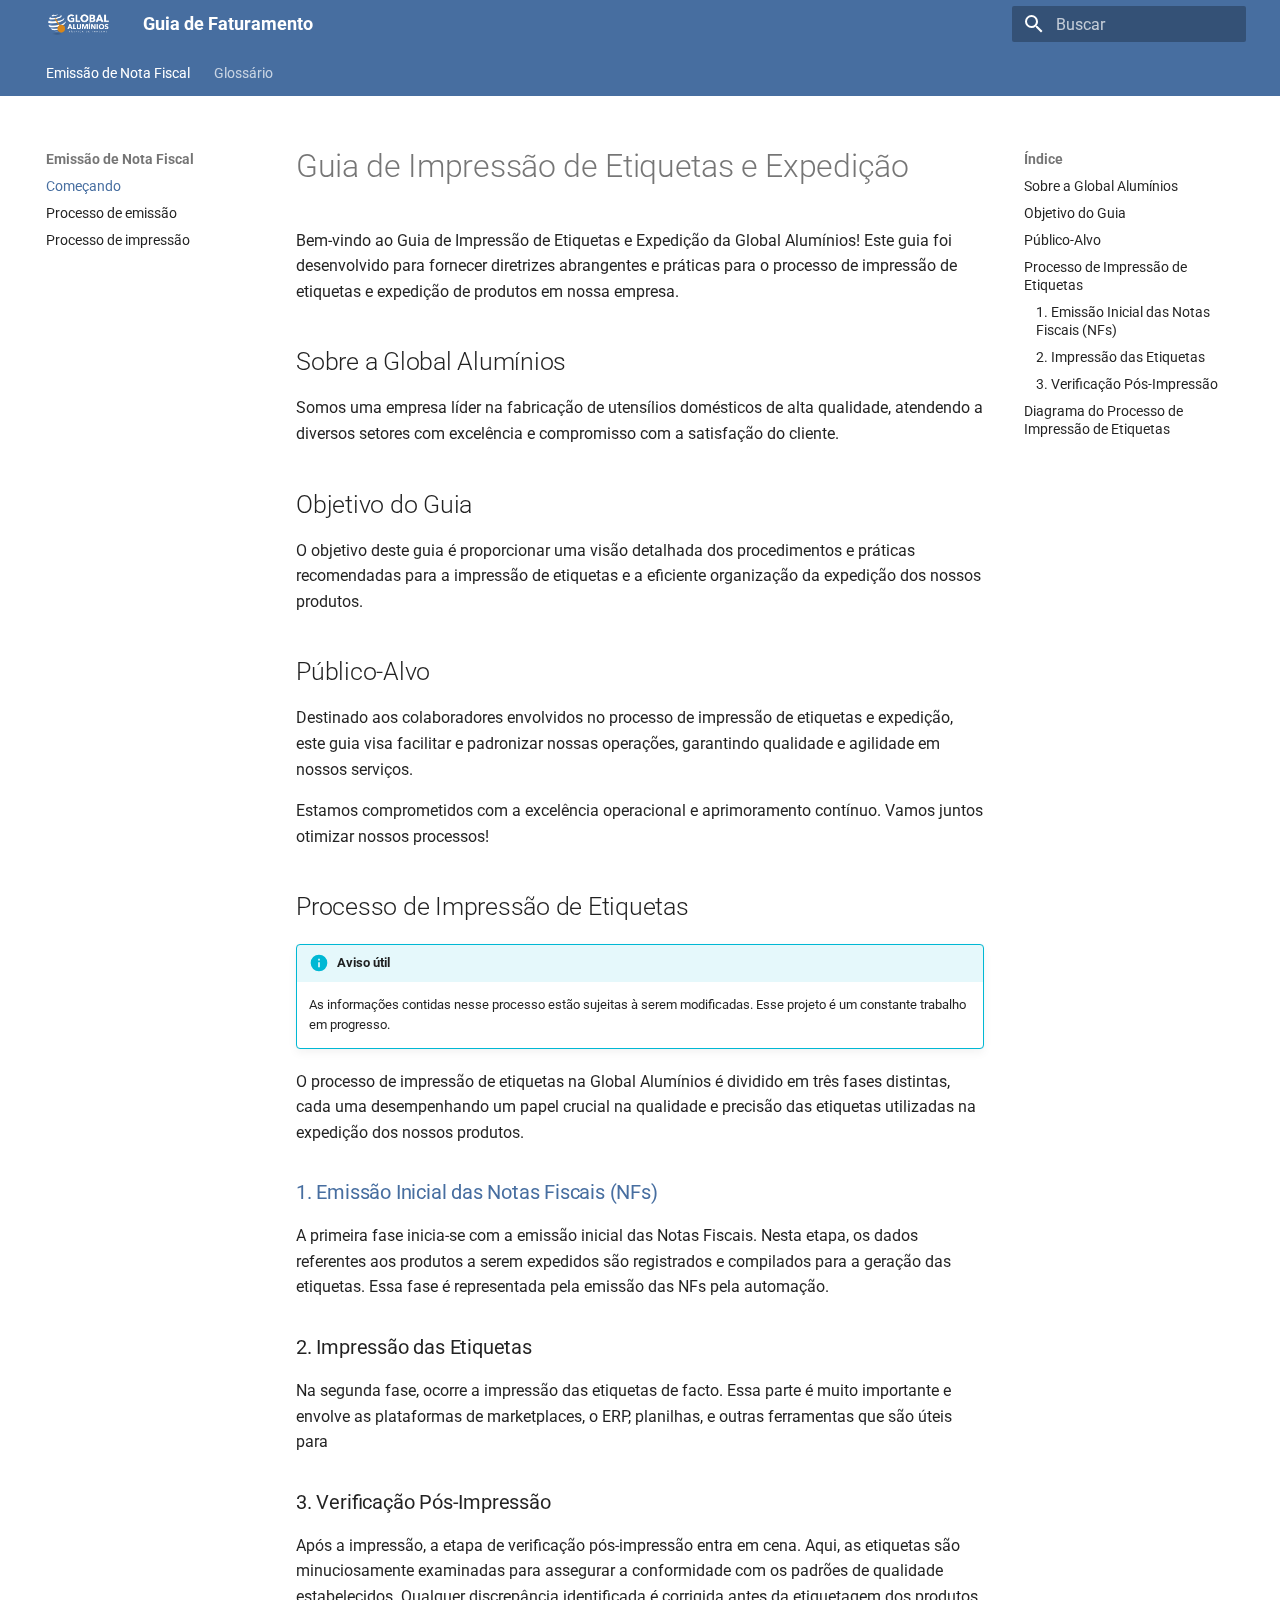
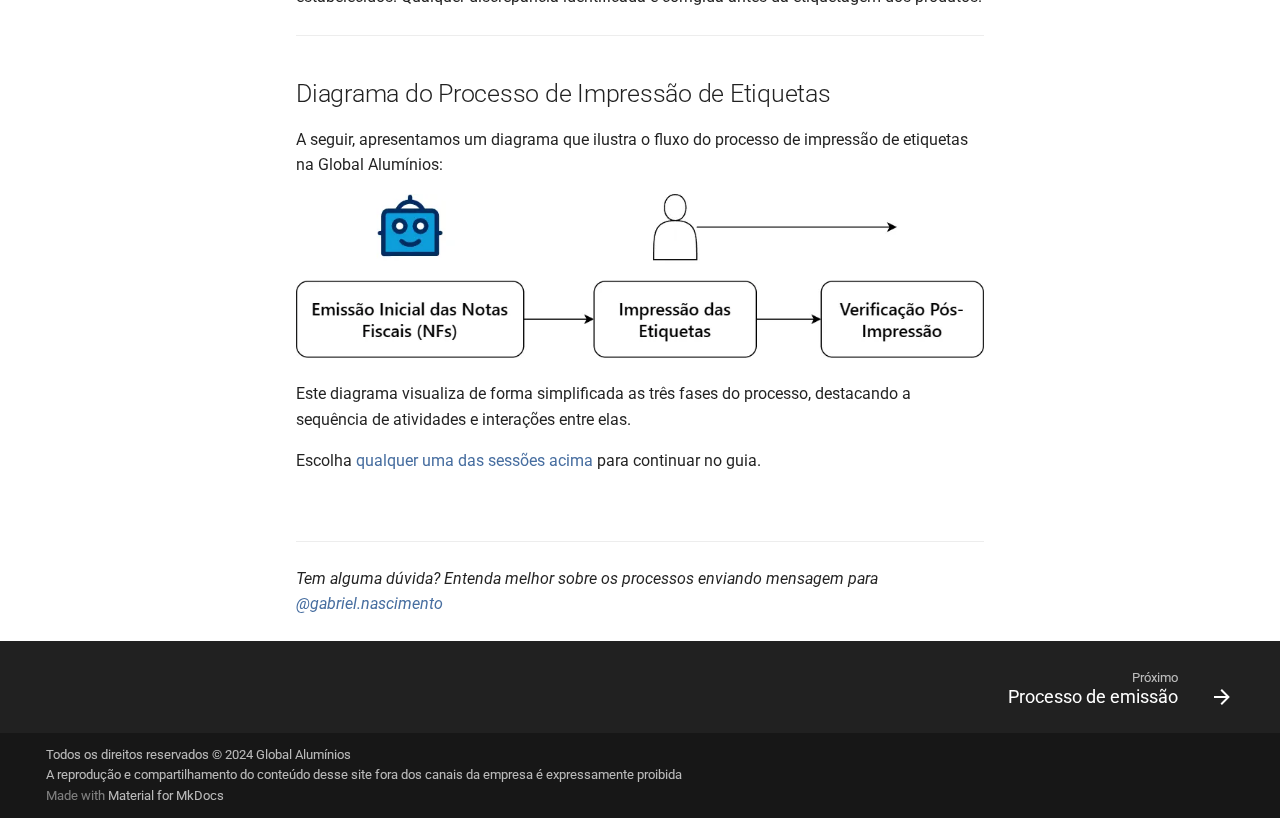
<file: site/index.html>
<!doctype html>
<html lang="pt" class="no-js">
  <head>
    
      <meta charset="utf-8">
      <meta name="viewport" content="width=device-width,initial-scale=1">
      
      
      
      
      
        <link rel="next" href="emissao/">
      
      
      <link rel="icon" href="assets/images/favicon.png">
      <meta name="generator" content="mkdocs-1.5.3, mkdocs-material-9.5.3">
    
    
      
        <title>Começando - Guia de Faturamento</title>
      
    
    
      <link rel="stylesheet" href="assets/stylesheets/main.50c56a3b.min.css">
      
      


    
    
      
    
    
      
        
        
        <link rel="preconnect" href="https://fonts.gstatic.com" crossorigin>
        <link rel="stylesheet" href="https://fonts.googleapis.com/css?family=Roboto:300,300i,400,400i,700,700i%7CRoboto+Mono:400,400i,700,700i&display=fallback">
        <style>:root{--md-text-font:"Roboto";--md-code-font:"Roboto Mono"}</style>
      
    
    
      <link rel="stylesheet" href="stylesheets/extra.css">
    
    <script>__md_scope=new URL(".",location),__md_hash=e=>[...e].reduce((e,_)=>(e<<5)-e+_.charCodeAt(0),0),__md_get=(e,_=localStorage,t=__md_scope)=>JSON.parse(_.getItem(t.pathname+"."+e)),__md_set=(e,_,t=localStorage,a=__md_scope)=>{try{t.setItem(a.pathname+"."+e,JSON.stringify(_))}catch(e){}}</script>
    
      

    
    
    
  </head>
  
  
    <body dir="ltr">
  
    
    <input class="md-toggle" data-md-toggle="drawer" type="checkbox" id="__drawer" autocomplete="off">
    <input class="md-toggle" data-md-toggle="search" type="checkbox" id="__search" autocomplete="off">
    <label class="md-overlay" for="__drawer"></label>
    <div data-md-component="skip">
      
        
        <a href="#guia-de-impressao-de-etiquetas-e-expedicao" class="md-skip">
          Pular para conteúdo
        </a>
      
    </div>
    <div data-md-component="announce">
      
    </div>
    
    
      

<header class="md-header" data-md-component="header">
  <nav class="md-header__inner md-grid" aria-label="Cabeçalho">
    <a href="." title="Guia de Faturamento" class="md-header__button md-logo" aria-label="Guia de Faturamento" data-md-component="logo">
      
  <img src="assets/logo-branca.png" alt="logo">

    </a>
    <label class="md-header__button md-icon" for="__drawer">
      
      <svg xmlns="http://www.w3.org/2000/svg" viewBox="0 0 24 24"><path d="M3 6h18v2H3V6m0 5h18v2H3v-2m0 5h18v2H3v-2Z"/></svg>
    </label>
    <div class="md-header__title" data-md-component="header-title">
      <div class="md-header__ellipsis">
        <div class="md-header__topic">
          <span class="md-ellipsis">
            Guia de Faturamento
          </span>
        </div>
        <div class="md-header__topic" data-md-component="header-topic">
          <span class="md-ellipsis">
            
              Começando
            
          </span>
        </div>
      </div>
    </div>
    
    
      <script>var media,input,key,value,palette=__md_get("__palette");if(palette&&palette.color){"(prefers-color-scheme)"===palette.color.media&&(media=matchMedia("(prefers-color-scheme: light)"),input=document.querySelector(media.matches?"[data-md-color-media='(prefers-color-scheme: light)']":"[data-md-color-media='(prefers-color-scheme: dark)']"),palette.color.media=input.getAttribute("data-md-color-media"),palette.color.scheme=input.getAttribute("data-md-color-scheme"),palette.color.primary=input.getAttribute("data-md-color-primary"),palette.color.accent=input.getAttribute("data-md-color-accent"));for([key,value]of Object.entries(palette.color))document.body.setAttribute("data-md-color-"+key,value)}</script>
    
    
    
      <label class="md-header__button md-icon" for="__search">
        
        <svg xmlns="http://www.w3.org/2000/svg" viewBox="0 0 24 24"><path d="M9.5 3A6.5 6.5 0 0 1 16 9.5c0 1.61-.59 3.09-1.56 4.23l.27.27h.79l5 5-1.5 1.5-5-5v-.79l-.27-.27A6.516 6.516 0 0 1 9.5 16 6.5 6.5 0 0 1 3 9.5 6.5 6.5 0 0 1 9.5 3m0 2C7 5 5 7 5 9.5S7 14 9.5 14 14 12 14 9.5 12 5 9.5 5Z"/></svg>
      </label>
      <div class="md-search" data-md-component="search" role="dialog">
  <label class="md-search__overlay" for="__search"></label>
  <div class="md-search__inner" role="search">
    <form class="md-search__form" name="search">
      <input type="text" class="md-search__input" name="query" aria-label="Buscar" placeholder="Buscar" autocapitalize="off" autocorrect="off" autocomplete="off" spellcheck="false" data-md-component="search-query" required>
      <label class="md-search__icon md-icon" for="__search">
        
        <svg xmlns="http://www.w3.org/2000/svg" viewBox="0 0 24 24"><path d="M9.5 3A6.5 6.5 0 0 1 16 9.5c0 1.61-.59 3.09-1.56 4.23l.27.27h.79l5 5-1.5 1.5-5-5v-.79l-.27-.27A6.516 6.516 0 0 1 9.5 16 6.5 6.5 0 0 1 3 9.5 6.5 6.5 0 0 1 9.5 3m0 2C7 5 5 7 5 9.5S7 14 9.5 14 14 12 14 9.5 12 5 9.5 5Z"/></svg>
        
        <svg xmlns="http://www.w3.org/2000/svg" viewBox="0 0 24 24"><path d="M20 11v2H8l5.5 5.5-1.42 1.42L4.16 12l7.92-7.92L13.5 5.5 8 11h12Z"/></svg>
      </label>
      <nav class="md-search__options" aria-label="Pesquisar">
        
        <button type="reset" class="md-search__icon md-icon" title="Limpar" aria-label="Limpar" tabindex="-1">
          
          <svg xmlns="http://www.w3.org/2000/svg" viewBox="0 0 24 24"><path d="M19 6.41 17.59 5 12 10.59 6.41 5 5 6.41 10.59 12 5 17.59 6.41 19 12 13.41 17.59 19 19 17.59 13.41 12 19 6.41Z"/></svg>
        </button>
      </nav>
      
        <div class="md-search__suggest" data-md-component="search-suggest"></div>
      
    </form>
    <div class="md-search__output">
      <div class="md-search__scrollwrap" data-md-scrollfix>
        <div class="md-search-result" data-md-component="search-result">
          <div class="md-search-result__meta">
            Inicializando busca
          </div>
          <ol class="md-search-result__list" role="presentation"></ol>
        </div>
      </div>
    </div>
  </div>
</div>
    
    
  </nav>
  
</header>
    
    <div class="md-container" data-md-component="container">
      
      
        
          
            
<nav class="md-tabs" aria-label="Abas" data-md-component="tabs">
  <div class="md-grid">
    <ul class="md-tabs__list">
      
        
  
  
    
  
  
    
    
      <li class="md-tabs__item md-tabs__item--active">
        <a href="." class="md-tabs__link">
          
  
  Emissão de Nota Fiscal

        </a>
      </li>
    
  

      
        
  
  
  
    
    
      <li class="md-tabs__item">
        <a href="glossario/o-que-e-canal-de-origem/" class="md-tabs__link">
          
  
  Glossário

        </a>
      </li>
    
  

      
    </ul>
  </div>
</nav>
          
        
      
      <main class="md-main" data-md-component="main">
        <div class="md-main__inner md-grid">
          
            
              
              <div class="md-sidebar md-sidebar--primary" data-md-component="sidebar" data-md-type="navigation" >
                <div class="md-sidebar__scrollwrap">
                  <div class="md-sidebar__inner">
                    


  


<nav class="md-nav md-nav--primary md-nav--lifted" aria-label="Navegação" data-md-level="0">
  <label class="md-nav__title" for="__drawer">
    <a href="." title="Guia de Faturamento" class="md-nav__button md-logo" aria-label="Guia de Faturamento" data-md-component="logo">
      
  <img src="assets/logo-branca.png" alt="logo">

    </a>
    Guia de Faturamento
  </label>
  
  <ul class="md-nav__list" data-md-scrollfix>
    
      
      
  
  
    
  
  
  
    
    
    
    
    
      
      
    
    <li class="md-nav__item md-nav__item--active md-nav__item--section md-nav__item--nested">
      
        
        
        
        <input class="md-nav__toggle md-toggle " type="checkbox" id="__nav_1" checked>
        
          
          <label class="md-nav__link" for="__nav_1" id="__nav_1_label" tabindex="">
            
  
  <span class="md-ellipsis">
    Emissão de Nota Fiscal
  </span>
  

            <span class="md-nav__icon md-icon"></span>
          </label>
        
        <nav class="md-nav" data-md-level="1" aria-labelledby="__nav_1_label" aria-expanded="true">
          <label class="md-nav__title" for="__nav_1">
            <span class="md-nav__icon md-icon"></span>
            Emissão de Nota Fiscal
          </label>
          <ul class="md-nav__list" data-md-scrollfix>
            
              
                
  
  
    
  
  
  
    <li class="md-nav__item md-nav__item--active">
      
      <input class="md-nav__toggle md-toggle" type="checkbox" id="__toc">
      
      
        
      
      
        <label class="md-nav__link md-nav__link--active" for="__toc">
          
  
  <span class="md-ellipsis">
    Começando
  </span>
  

          <span class="md-nav__icon md-icon"></span>
        </label>
      
      <a href="." class="md-nav__link md-nav__link--active">
        
  
  <span class="md-ellipsis">
    Começando
  </span>
  

      </a>
      
        

<nav class="md-nav md-nav--secondary" aria-label="Índice">
  
  
  
    
  
  
    <label class="md-nav__title" for="__toc">
      <span class="md-nav__icon md-icon"></span>
      Índice
    </label>
    <ul class="md-nav__list" data-md-component="toc" data-md-scrollfix>
      
        <li class="md-nav__item">
  <a href="#sobre-a-global-aluminios" class="md-nav__link">
    <span class="md-ellipsis">
      Sobre a Global Alumínios
    </span>
  </a>
  
</li>
      
        <li class="md-nav__item">
  <a href="#objetivo-do-guia" class="md-nav__link">
    <span class="md-ellipsis">
      Objetivo do Guia
    </span>
  </a>
  
</li>
      
        <li class="md-nav__item">
  <a href="#publico-alvo" class="md-nav__link">
    <span class="md-ellipsis">
      Público-Alvo
    </span>
  </a>
  
</li>
      
        <li class="md-nav__item">
  <a href="#processo-de-impressao-de-etiquetas" class="md-nav__link">
    <span class="md-ellipsis">
      Processo de Impressão de Etiquetas
    </span>
  </a>
  
    <nav class="md-nav" aria-label="Processo de Impressão de Etiquetas">
      <ul class="md-nav__list">
        
          <li class="md-nav__item">
  <a href="#1-emissao-inicial-das-notas-fiscais-nfs" class="md-nav__link">
    <span class="md-ellipsis">
      1. Emissão Inicial das Notas Fiscais (NFs)
    </span>
  </a>
  
</li>
        
          <li class="md-nav__item">
  <a href="#2-impressao-das-etiquetas" class="md-nav__link">
    <span class="md-ellipsis">
      2. Impressão das Etiquetas
    </span>
  </a>
  
</li>
        
          <li class="md-nav__item">
  <a href="#3-verificacao-pos-impressao" class="md-nav__link">
    <span class="md-ellipsis">
      3. Verificação Pós-Impressão
    </span>
  </a>
  
</li>
        
      </ul>
    </nav>
  
</li>
      
        <li class="md-nav__item">
  <a href="#diagrama-do-processo-de-impressao-de-etiquetas" class="md-nav__link">
    <span class="md-ellipsis">
      Diagrama do Processo de Impressão de Etiquetas
    </span>
  </a>
  
</li>
      
    </ul>
  
</nav>
      
    </li>
  

              
            
              
                
  
  
  
  
    <li class="md-nav__item">
      <a href="emissao/" class="md-nav__link">
        
  
  <span class="md-ellipsis">
    Processo de emissão
  </span>
  

      </a>
    </li>
  

              
            
              
                
  
  
  
  
    <li class="md-nav__item">
      <a href="impressao/" class="md-nav__link">
        
  
  <span class="md-ellipsis">
    Processo de impressão
  </span>
  

      </a>
    </li>
  

              
            
          </ul>
        </nav>
      
    </li>
  

    
      
      
  
  
  
  
    
    
    
    
    
      
      
    
    <li class="md-nav__item md-nav__item--section md-nav__item--nested">
      
        
        
        
        <input class="md-nav__toggle md-toggle " type="checkbox" id="__nav_2" >
        
          
          <label class="md-nav__link" for="__nav_2" id="__nav_2_label" tabindex="">
            
  
  <span class="md-ellipsis">
    Glossário
  </span>
  

            <span class="md-nav__icon md-icon"></span>
          </label>
        
        <nav class="md-nav" data-md-level="1" aria-labelledby="__nav_2_label" aria-expanded="false">
          <label class="md-nav__title" for="__nav_2">
            <span class="md-nav__icon md-icon"></span>
            Glossário
          </label>
          <ul class="md-nav__list" data-md-scrollfix>
            
              
                
  
  
  
  
    <li class="md-nav__item">
      <a href="glossario/o-que-e-canal-de-origem/" class="md-nav__link">
        
  
  <span class="md-ellipsis">
    O que é canal de origem?
  </span>
  

      </a>
    </li>
  

              
            
          </ul>
        </nav>
      
    </li>
  

    
  </ul>
</nav>
                  </div>
                </div>
              </div>
            
            
              
              <div class="md-sidebar md-sidebar--secondary" data-md-component="sidebar" data-md-type="toc" >
                <div class="md-sidebar__scrollwrap">
                  <div class="md-sidebar__inner">
                    

<nav class="md-nav md-nav--secondary" aria-label="Índice">
  
  
  
    
  
  
    <label class="md-nav__title" for="__toc">
      <span class="md-nav__icon md-icon"></span>
      Índice
    </label>
    <ul class="md-nav__list" data-md-component="toc" data-md-scrollfix>
      
        <li class="md-nav__item">
  <a href="#sobre-a-global-aluminios" class="md-nav__link">
    <span class="md-ellipsis">
      Sobre a Global Alumínios
    </span>
  </a>
  
</li>
      
        <li class="md-nav__item">
  <a href="#objetivo-do-guia" class="md-nav__link">
    <span class="md-ellipsis">
      Objetivo do Guia
    </span>
  </a>
  
</li>
      
        <li class="md-nav__item">
  <a href="#publico-alvo" class="md-nav__link">
    <span class="md-ellipsis">
      Público-Alvo
    </span>
  </a>
  
</li>
      
        <li class="md-nav__item">
  <a href="#processo-de-impressao-de-etiquetas" class="md-nav__link">
    <span class="md-ellipsis">
      Processo de Impressão de Etiquetas
    </span>
  </a>
  
    <nav class="md-nav" aria-label="Processo de Impressão de Etiquetas">
      <ul class="md-nav__list">
        
          <li class="md-nav__item">
  <a href="#1-emissao-inicial-das-notas-fiscais-nfs" class="md-nav__link">
    <span class="md-ellipsis">
      1. Emissão Inicial das Notas Fiscais (NFs)
    </span>
  </a>
  
</li>
        
          <li class="md-nav__item">
  <a href="#2-impressao-das-etiquetas" class="md-nav__link">
    <span class="md-ellipsis">
      2. Impressão das Etiquetas
    </span>
  </a>
  
</li>
        
          <li class="md-nav__item">
  <a href="#3-verificacao-pos-impressao" class="md-nav__link">
    <span class="md-ellipsis">
      3. Verificação Pós-Impressão
    </span>
  </a>
  
</li>
        
      </ul>
    </nav>
  
</li>
      
        <li class="md-nav__item">
  <a href="#diagrama-do-processo-de-impressao-de-etiquetas" class="md-nav__link">
    <span class="md-ellipsis">
      Diagrama do Processo de Impressão de Etiquetas
    </span>
  </a>
  
</li>
      
    </ul>
  
</nav>
                  </div>
                </div>
              </div>
            
          
          
            <div class="md-content" data-md-component="content">
              <article class="md-content__inner md-typeset">
                
                  


<h1 id="guia-de-impressao-de-etiquetas-e-expedicao">Guia de Impressão de Etiquetas e Expedição</h1>
<p>Bem-vindo ao Guia de Impressão de Etiquetas e Expedição da Global Alumínios! Este guia foi desenvolvido para fornecer diretrizes abrangentes e práticas para o processo de impressão de etiquetas e expedição de produtos em nossa empresa.</p>
<h2 id="sobre-a-global-aluminios">Sobre a Global Alumínios</h2>
<p>Somos uma empresa líder na fabricação de utensílios domésticos de alta qualidade, atendendo a diversos setores com excelência e compromisso com a satisfação do cliente. </p>
<h2 id="objetivo-do-guia">Objetivo do Guia</h2>
<p>O objetivo deste guia é proporcionar uma visão detalhada dos procedimentos e práticas recomendadas para a impressão de etiquetas e a eficiente organização da expedição dos nossos produtos. </p>
<h2 id="publico-alvo">Público-Alvo</h2>
<p>Destinado aos colaboradores envolvidos no processo de impressão de etiquetas e expedição, este guia visa facilitar e padronizar nossas operações, garantindo qualidade e agilidade em nossos serviços.</p>
<p>Estamos comprometidos com a excelência operacional e aprimoramento contínuo. Vamos juntos otimizar nossos processos!</p>
<h2 id="processo-de-impressao-de-etiquetas">Processo de Impressão de Etiquetas</h2>
<div class="admonition info">
<p class="admonition-title">Aviso útil</p>
<p>As informações contidas nesse processo estão sujeitas à serem modificadas. Esse projeto é um constante trabalho em progresso.</p>
</div>
<p>O processo de impressão de etiquetas na Global Alumínios é dividido em três fases distintas, cada uma desempenhando um papel crucial na qualidade e precisão das etiquetas utilizadas na expedição dos nossos produtos.</p>
<h3 id="1-emissao-inicial-das-notas-fiscais-nfs"><a href="/emissao">1. Emissão Inicial das Notas Fiscais (NFs)</a></h3>
<p>A primeira fase inicia-se com a emissão inicial das Notas Fiscais. Nesta etapa, os dados referentes aos produtos a serem expedidos são registrados e compilados para a geração das etiquetas. Essa fase é representada pela emissão das NFs pela automação.</p>
<h3 id="2-impressao-das-etiquetas">2. Impressão das Etiquetas</h3>
<p>Na segunda fase, ocorre a impressão das etiquetas de facto. Essa parte é muito importante e envolve as plataformas de marketplaces, o ERP, planilhas, e outras ferramentas que são úteis para</p>
<h3 id="3-verificacao-pos-impressao">3. Verificação Pós-Impressão</h3>
<p>Após a impressão, a etapa de verificação pós-impressão entra em cena. Aqui, as etiquetas são minuciosamente examinadas para assegurar a conformidade com os padrões de qualidade estabelecidos. Qualquer discrepância identificada é corrigida antes da etiquetagem dos produtos.</p>
<hr />
<h2 id="diagrama-do-processo-de-impressao-de-etiquetas">Diagrama do Processo de Impressão de Etiquetas</h2>
<p>A seguir, apresentamos um diagrama que ilustra o fluxo do processo de impressão de etiquetas na Global Alumínios:</p>
<p><img alt="Diagrama do Processo de Impressão de Etiquetas" src="assets/fluxo-impressao.webp" /></p>
<p>Este diagrama visualiza de forma simplificada as três fases do processo, destacando a sequência de atividades e interações entre elas.</p>
<p>Escolha <a href="#processo-de-impressao-de-etiquetas">qualquer uma das sessões acima</a> para continuar no guia.</p>
<p>&nbsp;</p>
<hr />
<p><em>Tem alguma dúvida? Entenda melhor sobre os processos enviando mensagem para <a href="mailto:gabriel.nascimento@globalaluminios.ind.br">@gabriel.nascimento</a></em></p>







  
  






                
              </article>
            </div>
          
          
  <script>var tabs=__md_get("__tabs");if(Array.isArray(tabs))e:for(var set of document.querySelectorAll(".tabbed-set")){var tab,labels=set.querySelector(".tabbed-labels");for(tab of tabs)for(var label of labels.getElementsByTagName("label"))if(label.innerText.trim()===tab){var input=document.getElementById(label.htmlFor);input.checked=!0;continue e}}</script>

<script>var target=document.getElementById(location.hash.slice(1));target&&target.name&&(target.checked=target.name.startsWith("__tabbed_"))</script>
        </div>
        
          <button type="button" class="md-top md-icon" data-md-component="top" hidden>
  
  <svg xmlns="http://www.w3.org/2000/svg" viewBox="0 0 24 24"><path d="M13 20h-2V8l-5.5 5.5-1.42-1.42L12 4.16l7.92 7.92-1.42 1.42L13 8v12Z"/></svg>
  Voltar para o topo
</button>
        
      </main>
      
        <footer class="md-footer">
  
    
      
      <nav class="md-footer__inner md-grid" aria-label="Rodapé" >
        
        
          
          <a href="emissao/" class="md-footer__link md-footer__link--next" aria-label="Próximo: Processo de emissão">
            <div class="md-footer__title">
              <span class="md-footer__direction">
                Próximo
              </span>
              <div class="md-ellipsis">
                Processo de emissão
              </div>
            </div>
            <div class="md-footer__button md-icon">
              
              <svg xmlns="http://www.w3.org/2000/svg" viewBox="0 0 24 24"><path d="M4 11v2h12l-5.5 5.5 1.42 1.42L19.84 12l-7.92-7.92L10.5 5.5 16 11H4Z"/></svg>
            </div>
          </a>
        
      </nav>
    
  
  <div class="md-footer-meta md-typeset">
    <div class="md-footer-meta__inner md-grid">
      <div class="md-copyright">
  
    <div class="md-copyright__highlight">
      Todos os direitos reservados &copy; 2024 Global Alumínios</br>A reprodução e compartilhamento do conteúdo desse site fora dos canais da empresa é expressamente proibida
    </div>
  
  
    Made with
    <a href="https://squidfunk.github.io/mkdocs-material/" target="_blank" rel="noopener">
      Material for MkDocs
    </a>
  
</div>
      
    </div>
  </div>
</footer>
      
    </div>
    <div class="md-dialog" data-md-component="dialog">
      <div class="md-dialog__inner md-typeset"></div>
    </div>
    
    
    <script id="__config" type="application/json">{"base": ".", "features": ["navigation.tracking", "navigation.tabs", "navigation.instant", "navigation.sections", "navigation.path", "navigation.top", "toc.follow", "search.suggest", "content.tabs.link", "navigation.footer"], "search": "assets/javascripts/workers/search.f886a092.min.js", "translations": {"clipboard.copied": "Copiado para \u00e1rea de transfer\u00eancia", "clipboard.copy": "Copiar para \u00e1rea de transfer\u00eancia", "search.result.more.one": "mais 1 nesta p\u00e1gina", "search.result.more.other": "# mais nesta p\u00e1gina", "search.result.none": "Nenhum documento encontrado", "search.result.one": "1 documento encontrado", "search.result.other": "# documentos encontrados", "search.result.placeholder": "Digite para iniciar a busca", "search.result.term.missing": "Ausente", "select.version": "Selecione a vers\u00e3o"}}</script>
    
    
      <script src="assets/javascripts/bundle.d7c377c4.min.js"></script>
      
    
  </body>
</html>
</file>
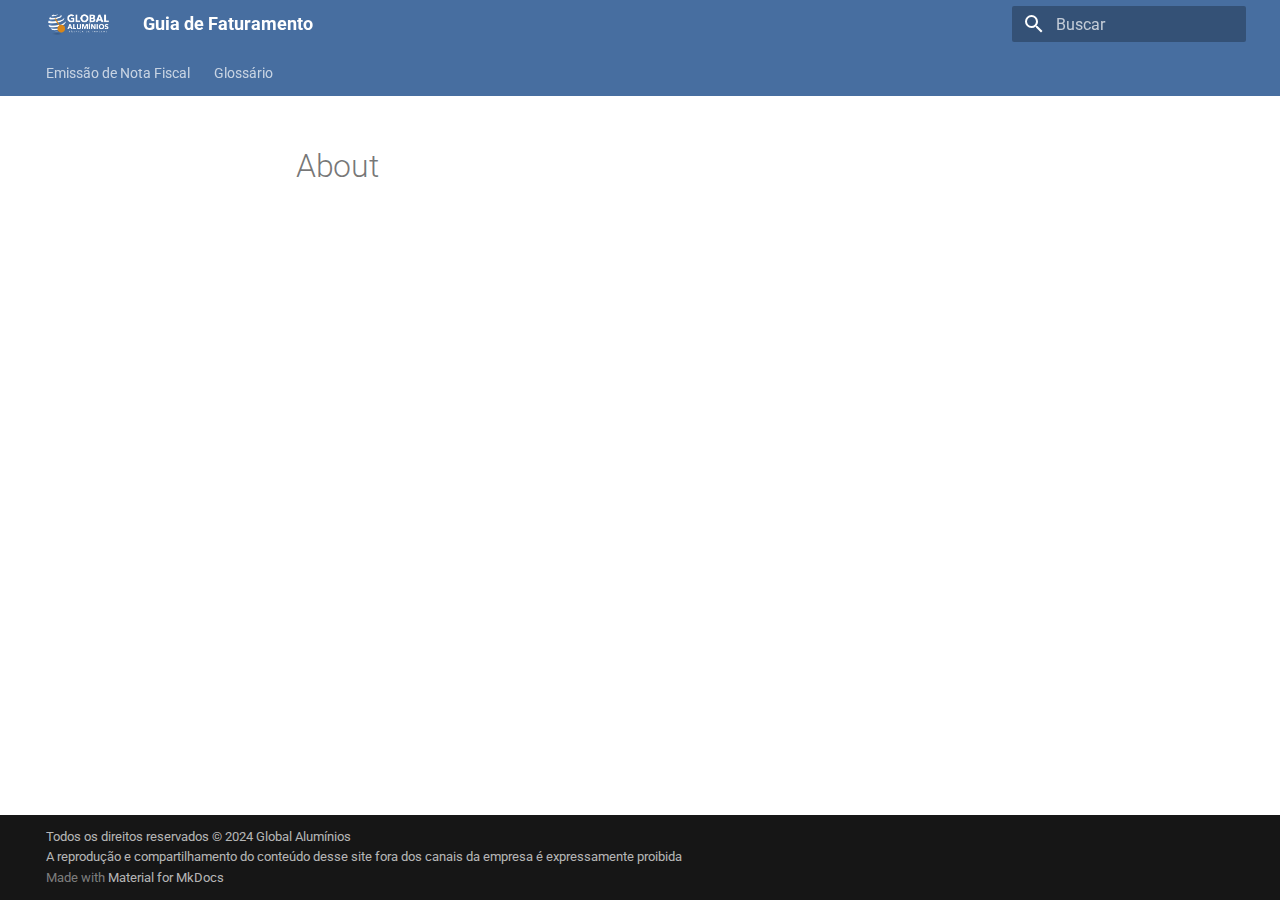
<file: site/about/index.html>
<!doctype html>
<html lang="pt" class="no-js">
  <head>
    
      <meta charset="utf-8">
      <meta name="viewport" content="width=device-width,initial-scale=1">
      
      
      
      
      
      
      <link rel="icon" href="../assets/images/favicon.png">
      <meta name="generator" content="mkdocs-1.5.3, mkdocs-material-9.5.3">
    
    
      
        <title>About - Guia de Faturamento</title>
      
    
    
      <link rel="stylesheet" href="../assets/stylesheets/main.50c56a3b.min.css">
      
      


    
    
      
    
    
      
        
        
        <link rel="preconnect" href="https://fonts.gstatic.com" crossorigin>
        <link rel="stylesheet" href="https://fonts.googleapis.com/css?family=Roboto:300,300i,400,400i,700,700i%7CRoboto+Mono:400,400i,700,700i&display=fallback">
        <style>:root{--md-text-font:"Roboto";--md-code-font:"Roboto Mono"}</style>
      
    
    
      <link rel="stylesheet" href="../stylesheets/extra.css">
    
    <script>__md_scope=new URL("..",location),__md_hash=e=>[...e].reduce((e,_)=>(e<<5)-e+_.charCodeAt(0),0),__md_get=(e,_=localStorage,t=__md_scope)=>JSON.parse(_.getItem(t.pathname+"."+e)),__md_set=(e,_,t=localStorage,a=__md_scope)=>{try{t.setItem(a.pathname+"."+e,JSON.stringify(_))}catch(e){}}</script>
    
      

    
    
    
  </head>
  
  
    <body dir="ltr">
  
    
    <input class="md-toggle" data-md-toggle="drawer" type="checkbox" id="__drawer" autocomplete="off">
    <input class="md-toggle" data-md-toggle="search" type="checkbox" id="__search" autocomplete="off">
    <label class="md-overlay" for="__drawer"></label>
    <div data-md-component="skip">
      
    </div>
    <div data-md-component="announce">
      
    </div>
    
    
      

<header class="md-header" data-md-component="header">
  <nav class="md-header__inner md-grid" aria-label="Cabeçalho">
    <a href=".." title="Guia de Faturamento" class="md-header__button md-logo" aria-label="Guia de Faturamento" data-md-component="logo">
      
  <img src="../assets/logo-branca.png" alt="logo">

    </a>
    <label class="md-header__button md-icon" for="__drawer">
      
      <svg xmlns="http://www.w3.org/2000/svg" viewBox="0 0 24 24"><path d="M3 6h18v2H3V6m0 5h18v2H3v-2m0 5h18v2H3v-2Z"/></svg>
    </label>
    <div class="md-header__title" data-md-component="header-title">
      <div class="md-header__ellipsis">
        <div class="md-header__topic">
          <span class="md-ellipsis">
            Guia de Faturamento
          </span>
        </div>
        <div class="md-header__topic" data-md-component="header-topic">
          <span class="md-ellipsis">
            
              About
            
          </span>
        </div>
      </div>
    </div>
    
    
      <script>var media,input,key,value,palette=__md_get("__palette");if(palette&&palette.color){"(prefers-color-scheme)"===palette.color.media&&(media=matchMedia("(prefers-color-scheme: light)"),input=document.querySelector(media.matches?"[data-md-color-media='(prefers-color-scheme: light)']":"[data-md-color-media='(prefers-color-scheme: dark)']"),palette.color.media=input.getAttribute("data-md-color-media"),palette.color.scheme=input.getAttribute("data-md-color-scheme"),palette.color.primary=input.getAttribute("data-md-color-primary"),palette.color.accent=input.getAttribute("data-md-color-accent"));for([key,value]of Object.entries(palette.color))document.body.setAttribute("data-md-color-"+key,value)}</script>
    
    
    
      <label class="md-header__button md-icon" for="__search">
        
        <svg xmlns="http://www.w3.org/2000/svg" viewBox="0 0 24 24"><path d="M9.5 3A6.5 6.5 0 0 1 16 9.5c0 1.61-.59 3.09-1.56 4.23l.27.27h.79l5 5-1.5 1.5-5-5v-.79l-.27-.27A6.516 6.516 0 0 1 9.5 16 6.5 6.5 0 0 1 3 9.5 6.5 6.5 0 0 1 9.5 3m0 2C7 5 5 7 5 9.5S7 14 9.5 14 14 12 14 9.5 12 5 9.5 5Z"/></svg>
      </label>
      <div class="md-search" data-md-component="search" role="dialog">
  <label class="md-search__overlay" for="__search"></label>
  <div class="md-search__inner" role="search">
    <form class="md-search__form" name="search">
      <input type="text" class="md-search__input" name="query" aria-label="Buscar" placeholder="Buscar" autocapitalize="off" autocorrect="off" autocomplete="off" spellcheck="false" data-md-component="search-query" required>
      <label class="md-search__icon md-icon" for="__search">
        
        <svg xmlns="http://www.w3.org/2000/svg" viewBox="0 0 24 24"><path d="M9.5 3A6.5 6.5 0 0 1 16 9.5c0 1.61-.59 3.09-1.56 4.23l.27.27h.79l5 5-1.5 1.5-5-5v-.79l-.27-.27A6.516 6.516 0 0 1 9.5 16 6.5 6.5 0 0 1 3 9.5 6.5 6.5 0 0 1 9.5 3m0 2C7 5 5 7 5 9.5S7 14 9.5 14 14 12 14 9.5 12 5 9.5 5Z"/></svg>
        
        <svg xmlns="http://www.w3.org/2000/svg" viewBox="0 0 24 24"><path d="M20 11v2H8l5.5 5.5-1.42 1.42L4.16 12l7.92-7.92L13.5 5.5 8 11h12Z"/></svg>
      </label>
      <nav class="md-search__options" aria-label="Pesquisar">
        
        <button type="reset" class="md-search__icon md-icon" title="Limpar" aria-label="Limpar" tabindex="-1">
          
          <svg xmlns="http://www.w3.org/2000/svg" viewBox="0 0 24 24"><path d="M19 6.41 17.59 5 12 10.59 6.41 5 5 6.41 10.59 12 5 17.59 6.41 19 12 13.41 17.59 19 19 17.59 13.41 12 19 6.41Z"/></svg>
        </button>
      </nav>
      
        <div class="md-search__suggest" data-md-component="search-suggest"></div>
      
    </form>
    <div class="md-search__output">
      <div class="md-search__scrollwrap" data-md-scrollfix>
        <div class="md-search-result" data-md-component="search-result">
          <div class="md-search-result__meta">
            Inicializando busca
          </div>
          <ol class="md-search-result__list" role="presentation"></ol>
        </div>
      </div>
    </div>
  </div>
</div>
    
    
  </nav>
  
</header>
    
    <div class="md-container" data-md-component="container">
      
      
        
          
            
<nav class="md-tabs" aria-label="Abas" data-md-component="tabs">
  <div class="md-grid">
    <ul class="md-tabs__list">
      
        
  
  
  
    
    
      <li class="md-tabs__item">
        <a href=".." class="md-tabs__link">
          
  
  Emissão de Nota Fiscal

        </a>
      </li>
    
  

      
        
  
  
  
    
    
      <li class="md-tabs__item">
        <a href="../glossario/o-que-e-canal-de-origem/" class="md-tabs__link">
          
  
  Glossário

        </a>
      </li>
    
  

      
    </ul>
  </div>
</nav>
          
        
      
      <main class="md-main" data-md-component="main">
        <div class="md-main__inner md-grid">
          
            
              
              <div class="md-sidebar md-sidebar--primary" data-md-component="sidebar" data-md-type="navigation" >
                <div class="md-sidebar__scrollwrap">
                  <div class="md-sidebar__inner">
                    


  


<nav class="md-nav md-nav--primary md-nav--lifted" aria-label="Navegação" data-md-level="0">
  <label class="md-nav__title" for="__drawer">
    <a href=".." title="Guia de Faturamento" class="md-nav__button md-logo" aria-label="Guia de Faturamento" data-md-component="logo">
      
  <img src="../assets/logo-branca.png" alt="logo">

    </a>
    Guia de Faturamento
  </label>
  
  <ul class="md-nav__list" data-md-scrollfix>
    
      
      
  
  
  
  
    
    
    
    
    
      
      
    
    <li class="md-nav__item md-nav__item--section md-nav__item--nested">
      
        
        
        
        <input class="md-nav__toggle md-toggle " type="checkbox" id="__nav_1" >
        
          
          <label class="md-nav__link" for="__nav_1" id="__nav_1_label" tabindex="">
            
  
  <span class="md-ellipsis">
    Emissão de Nota Fiscal
  </span>
  

            <span class="md-nav__icon md-icon"></span>
          </label>
        
        <nav class="md-nav" data-md-level="1" aria-labelledby="__nav_1_label" aria-expanded="false">
          <label class="md-nav__title" for="__nav_1">
            <span class="md-nav__icon md-icon"></span>
            Emissão de Nota Fiscal
          </label>
          <ul class="md-nav__list" data-md-scrollfix>
            
              
                
  
  
  
  
    <li class="md-nav__item">
      <a href=".." class="md-nav__link">
        
  
  <span class="md-ellipsis">
    Começando
  </span>
  

      </a>
    </li>
  

              
            
              
                
  
  
  
  
    <li class="md-nav__item">
      <a href="../emissao/" class="md-nav__link">
        
  
  <span class="md-ellipsis">
    Processo de emissão
  </span>
  

      </a>
    </li>
  

              
            
              
                
  
  
  
  
    <li class="md-nav__item">
      <a href="../impressao/" class="md-nav__link">
        
  
  <span class="md-ellipsis">
    Processo de impressão
  </span>
  

      </a>
    </li>
  

              
            
          </ul>
        </nav>
      
    </li>
  

    
      
      
  
  
  
  
    
    
    
    
    
      
      
    
    <li class="md-nav__item md-nav__item--section md-nav__item--nested">
      
        
        
        
        <input class="md-nav__toggle md-toggle " type="checkbox" id="__nav_2" >
        
          
          <label class="md-nav__link" for="__nav_2" id="__nav_2_label" tabindex="">
            
  
  <span class="md-ellipsis">
    Glossário
  </span>
  

            <span class="md-nav__icon md-icon"></span>
          </label>
        
        <nav class="md-nav" data-md-level="1" aria-labelledby="__nav_2_label" aria-expanded="false">
          <label class="md-nav__title" for="__nav_2">
            <span class="md-nav__icon md-icon"></span>
            Glossário
          </label>
          <ul class="md-nav__list" data-md-scrollfix>
            
              
                
  
  
  
  
    <li class="md-nav__item">
      <a href="../glossario/o-que-e-canal-de-origem/" class="md-nav__link">
        
  
  <span class="md-ellipsis">
    O que é canal de origem?
  </span>
  

      </a>
    </li>
  

              
            
          </ul>
        </nav>
      
    </li>
  

    
  </ul>
</nav>
                  </div>
                </div>
              </div>
            
            
              
              <div class="md-sidebar md-sidebar--secondary" data-md-component="sidebar" data-md-type="toc" >
                <div class="md-sidebar__scrollwrap">
                  <div class="md-sidebar__inner">
                    

<nav class="md-nav md-nav--secondary" aria-label="Índice">
  
  
  
  
</nav>
                  </div>
                </div>
              </div>
            
          
          
            <div class="md-content" data-md-component="content">
              <article class="md-content__inner md-typeset">
                
                  


  <h1>About</h1>














                
              </article>
            </div>
          
          
  <script>var tabs=__md_get("__tabs");if(Array.isArray(tabs))e:for(var set of document.querySelectorAll(".tabbed-set")){var tab,labels=set.querySelector(".tabbed-labels");for(tab of tabs)for(var label of labels.getElementsByTagName("label"))if(label.innerText.trim()===tab){var input=document.getElementById(label.htmlFor);input.checked=!0;continue e}}</script>

<script>var target=document.getElementById(location.hash.slice(1));target&&target.name&&(target.checked=target.name.startsWith("__tabbed_"))</script>
        </div>
        
          <button type="button" class="md-top md-icon" data-md-component="top" hidden>
  
  <svg xmlns="http://www.w3.org/2000/svg" viewBox="0 0 24 24"><path d="M13 20h-2V8l-5.5 5.5-1.42-1.42L12 4.16l7.92 7.92-1.42 1.42L13 8v12Z"/></svg>
  Voltar para o topo
</button>
        
      </main>
      
        <footer class="md-footer">
  
    
  
  <div class="md-footer-meta md-typeset">
    <div class="md-footer-meta__inner md-grid">
      <div class="md-copyright">
  
    <div class="md-copyright__highlight">
      Todos os direitos reservados &copy; 2024 Global Alumínios</br>A reprodução e compartilhamento do conteúdo desse site fora dos canais da empresa é expressamente proibida
    </div>
  
  
    Made with
    <a href="https://squidfunk.github.io/mkdocs-material/" target="_blank" rel="noopener">
      Material for MkDocs
    </a>
  
</div>
      
    </div>
  </div>
</footer>
      
    </div>
    <div class="md-dialog" data-md-component="dialog">
      <div class="md-dialog__inner md-typeset"></div>
    </div>
    
    
    <script id="__config" type="application/json">{"base": "..", "features": ["navigation.tracking", "navigation.tabs", "navigation.instant", "navigation.sections", "navigation.path", "navigation.top", "toc.follow", "search.suggest", "content.tabs.link", "navigation.footer"], "search": "../assets/javascripts/workers/search.f886a092.min.js", "translations": {"clipboard.copied": "Copiado para \u00e1rea de transfer\u00eancia", "clipboard.copy": "Copiar para \u00e1rea de transfer\u00eancia", "search.result.more.one": "mais 1 nesta p\u00e1gina", "search.result.more.other": "# mais nesta p\u00e1gina", "search.result.none": "Nenhum documento encontrado", "search.result.one": "1 documento encontrado", "search.result.other": "# documentos encontrados", "search.result.placeholder": "Digite para iniciar a busca", "search.result.term.missing": "Ausente", "select.version": "Selecione a vers\u00e3o"}}</script>
    
    
      <script src="../assets/javascripts/bundle.d7c377c4.min.js"></script>
      
    
  </body>
</html>
</file>
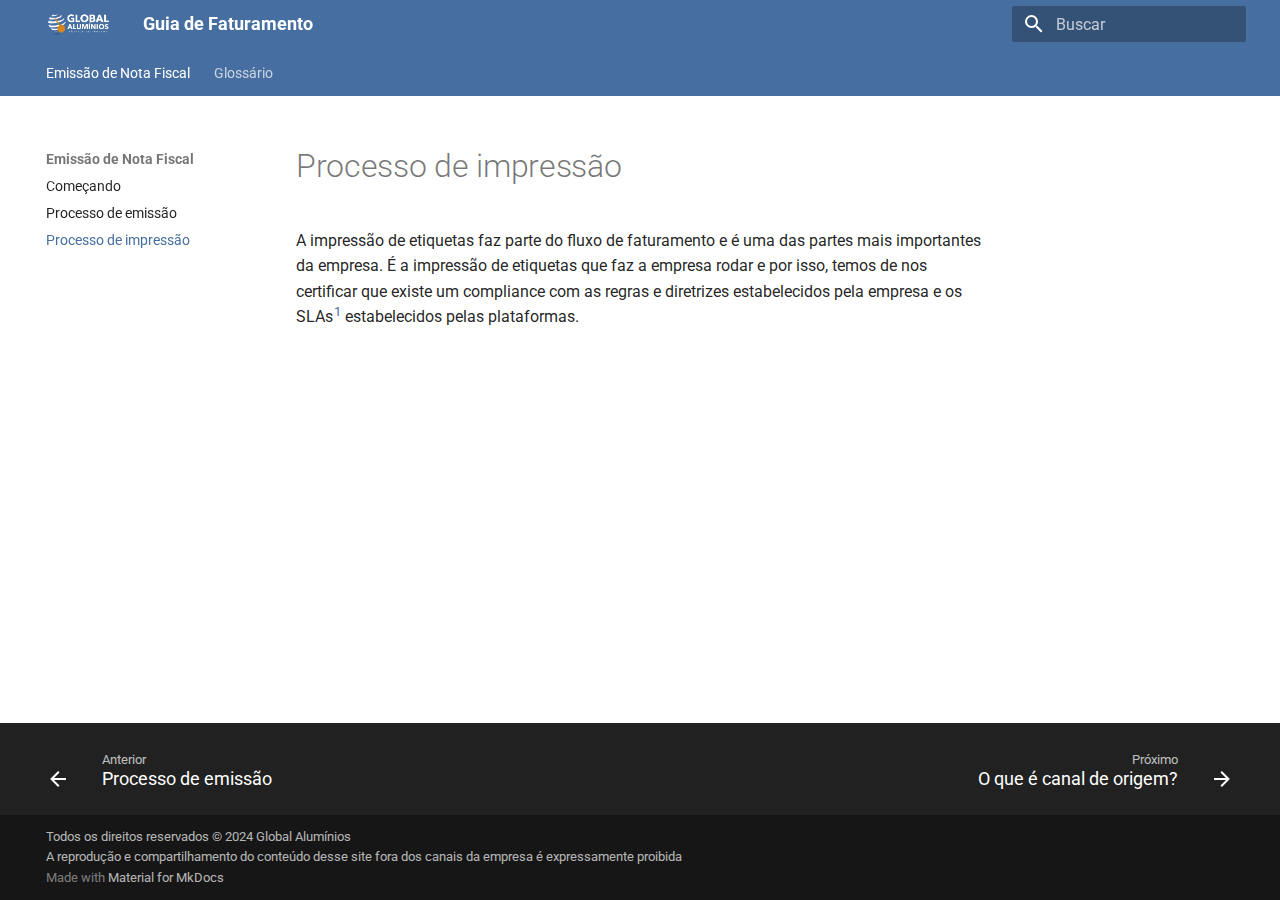
<file: site/impressao/index.html>
<!doctype html>
<html lang="pt" class="no-js">
  <head>
    
      <meta charset="utf-8">
      <meta name="viewport" content="width=device-width,initial-scale=1">
      
      
      
      
        <link rel="prev" href="../emissao/">
      
      
        <link rel="next" href="../glossario/o-que-e-canal-de-origem/">
      
      
      <link rel="icon" href="../assets/images/favicon.png">
      <meta name="generator" content="mkdocs-1.5.3, mkdocs-material-9.5.3">
    
    
      
        <title>Impressão de etiquetas - Guia de Faturamento</title>
      
    
    
      <link rel="stylesheet" href="../assets/stylesheets/main.50c56a3b.min.css">
      
      


    
    
      
    
    
      
        
        
        <link rel="preconnect" href="https://fonts.gstatic.com" crossorigin>
        <link rel="stylesheet" href="https://fonts.googleapis.com/css?family=Roboto:300,300i,400,400i,700,700i%7CRoboto+Mono:400,400i,700,700i&display=fallback">
        <style>:root{--md-text-font:"Roboto";--md-code-font:"Roboto Mono"}</style>
      
    
    
      <link rel="stylesheet" href="../stylesheets/extra.css">
    
    <script>__md_scope=new URL("..",location),__md_hash=e=>[...e].reduce((e,_)=>(e<<5)-e+_.charCodeAt(0),0),__md_get=(e,_=localStorage,t=__md_scope)=>JSON.parse(_.getItem(t.pathname+"."+e)),__md_set=(e,_,t=localStorage,a=__md_scope)=>{try{t.setItem(a.pathname+"."+e,JSON.stringify(_))}catch(e){}}</script>
    
      

    
    
    
  </head>
  
  
    <body dir="ltr">
  
    
    <input class="md-toggle" data-md-toggle="drawer" type="checkbox" id="__drawer" autocomplete="off">
    <input class="md-toggle" data-md-toggle="search" type="checkbox" id="__search" autocomplete="off">
    <label class="md-overlay" for="__drawer"></label>
    <div data-md-component="skip">
      
    </div>
    <div data-md-component="announce">
      
    </div>
    
    
      

<header class="md-header" data-md-component="header">
  <nav class="md-header__inner md-grid" aria-label="Cabeçalho">
    <a href=".." title="Guia de Faturamento" class="md-header__button md-logo" aria-label="Guia de Faturamento" data-md-component="logo">
      
  <img src="../assets/logo-branca.png" alt="logo">

    </a>
    <label class="md-header__button md-icon" for="__drawer">
      
      <svg xmlns="http://www.w3.org/2000/svg" viewBox="0 0 24 24"><path d="M3 6h18v2H3V6m0 5h18v2H3v-2m0 5h18v2H3v-2Z"/></svg>
    </label>
    <div class="md-header__title" data-md-component="header-title">
      <div class="md-header__ellipsis">
        <div class="md-header__topic">
          <span class="md-ellipsis">
            Guia de Faturamento
          </span>
        </div>
        <div class="md-header__topic" data-md-component="header-topic">
          <span class="md-ellipsis">
            
              Impressão de etiquetas
            
          </span>
        </div>
      </div>
    </div>
    
    
      <script>var media,input,key,value,palette=__md_get("__palette");if(palette&&palette.color){"(prefers-color-scheme)"===palette.color.media&&(media=matchMedia("(prefers-color-scheme: light)"),input=document.querySelector(media.matches?"[data-md-color-media='(prefers-color-scheme: light)']":"[data-md-color-media='(prefers-color-scheme: dark)']"),palette.color.media=input.getAttribute("data-md-color-media"),palette.color.scheme=input.getAttribute("data-md-color-scheme"),palette.color.primary=input.getAttribute("data-md-color-primary"),palette.color.accent=input.getAttribute("data-md-color-accent"));for([key,value]of Object.entries(palette.color))document.body.setAttribute("data-md-color-"+key,value)}</script>
    
    
    
      <label class="md-header__button md-icon" for="__search">
        
        <svg xmlns="http://www.w3.org/2000/svg" viewBox="0 0 24 24"><path d="M9.5 3A6.5 6.5 0 0 1 16 9.5c0 1.61-.59 3.09-1.56 4.23l.27.27h.79l5 5-1.5 1.5-5-5v-.79l-.27-.27A6.516 6.516 0 0 1 9.5 16 6.5 6.5 0 0 1 3 9.5 6.5 6.5 0 0 1 9.5 3m0 2C7 5 5 7 5 9.5S7 14 9.5 14 14 12 14 9.5 12 5 9.5 5Z"/></svg>
      </label>
      <div class="md-search" data-md-component="search" role="dialog">
  <label class="md-search__overlay" for="__search"></label>
  <div class="md-search__inner" role="search">
    <form class="md-search__form" name="search">
      <input type="text" class="md-search__input" name="query" aria-label="Buscar" placeholder="Buscar" autocapitalize="off" autocorrect="off" autocomplete="off" spellcheck="false" data-md-component="search-query" required>
      <label class="md-search__icon md-icon" for="__search">
        
        <svg xmlns="http://www.w3.org/2000/svg" viewBox="0 0 24 24"><path d="M9.5 3A6.5 6.5 0 0 1 16 9.5c0 1.61-.59 3.09-1.56 4.23l.27.27h.79l5 5-1.5 1.5-5-5v-.79l-.27-.27A6.516 6.516 0 0 1 9.5 16 6.5 6.5 0 0 1 3 9.5 6.5 6.5 0 0 1 9.5 3m0 2C7 5 5 7 5 9.5S7 14 9.5 14 14 12 14 9.5 12 5 9.5 5Z"/></svg>
        
        <svg xmlns="http://www.w3.org/2000/svg" viewBox="0 0 24 24"><path d="M20 11v2H8l5.5 5.5-1.42 1.42L4.16 12l7.92-7.92L13.5 5.5 8 11h12Z"/></svg>
      </label>
      <nav class="md-search__options" aria-label="Pesquisar">
        
        <button type="reset" class="md-search__icon md-icon" title="Limpar" aria-label="Limpar" tabindex="-1">
          
          <svg xmlns="http://www.w3.org/2000/svg" viewBox="0 0 24 24"><path d="M19 6.41 17.59 5 12 10.59 6.41 5 5 6.41 10.59 12 5 17.59 6.41 19 12 13.41 17.59 19 19 17.59 13.41 12 19 6.41Z"/></svg>
        </button>
      </nav>
      
        <div class="md-search__suggest" data-md-component="search-suggest"></div>
      
    </form>
    <div class="md-search__output">
      <div class="md-search__scrollwrap" data-md-scrollfix>
        <div class="md-search-result" data-md-component="search-result">
          <div class="md-search-result__meta">
            Inicializando busca
          </div>
          <ol class="md-search-result__list" role="presentation"></ol>
        </div>
      </div>
    </div>
  </div>
</div>
    
    
  </nav>
  
</header>
    
    <div class="md-container" data-md-component="container">
      
      
        
          
            
<nav class="md-tabs" aria-label="Abas" data-md-component="tabs">
  <div class="md-grid">
    <ul class="md-tabs__list">
      
        
  
  
    
  
  
    
    
      <li class="md-tabs__item md-tabs__item--active">
        <a href=".." class="md-tabs__link">
          
  
  Emissão de Nota Fiscal

        </a>
      </li>
    
  

      
        
  
  
  
    
    
      <li class="md-tabs__item">
        <a href="../glossario/o-que-e-canal-de-origem/" class="md-tabs__link">
          
  
  Glossário

        </a>
      </li>
    
  

      
    </ul>
  </div>
</nav>
          
        
      
      <main class="md-main" data-md-component="main">
        <div class="md-main__inner md-grid">
          
            
              
              <div class="md-sidebar md-sidebar--primary" data-md-component="sidebar" data-md-type="navigation" >
                <div class="md-sidebar__scrollwrap">
                  <div class="md-sidebar__inner">
                    


  


<nav class="md-nav md-nav--primary md-nav--lifted" aria-label="Navegação" data-md-level="0">
  <label class="md-nav__title" for="__drawer">
    <a href=".." title="Guia de Faturamento" class="md-nav__button md-logo" aria-label="Guia de Faturamento" data-md-component="logo">
      
  <img src="../assets/logo-branca.png" alt="logo">

    </a>
    Guia de Faturamento
  </label>
  
  <ul class="md-nav__list" data-md-scrollfix>
    
      
      
  
  
    
  
  
  
    
    
    
    
    
      
      
    
    <li class="md-nav__item md-nav__item--active md-nav__item--section md-nav__item--nested">
      
        
        
        
        <input class="md-nav__toggle md-toggle " type="checkbox" id="__nav_1" checked>
        
          
          <label class="md-nav__link" for="__nav_1" id="__nav_1_label" tabindex="">
            
  
  <span class="md-ellipsis">
    Emissão de Nota Fiscal
  </span>
  

            <span class="md-nav__icon md-icon"></span>
          </label>
        
        <nav class="md-nav" data-md-level="1" aria-labelledby="__nav_1_label" aria-expanded="true">
          <label class="md-nav__title" for="__nav_1">
            <span class="md-nav__icon md-icon"></span>
            Emissão de Nota Fiscal
          </label>
          <ul class="md-nav__list" data-md-scrollfix>
            
              
                
  
  
  
  
    <li class="md-nav__item">
      <a href=".." class="md-nav__link">
        
  
  <span class="md-ellipsis">
    Começando
  </span>
  

      </a>
    </li>
  

              
            
              
                
  
  
  
  
    <li class="md-nav__item">
      <a href="../emissao/" class="md-nav__link">
        
  
  <span class="md-ellipsis">
    Processo de emissão
  </span>
  

      </a>
    </li>
  

              
            
              
                
  
  
    
  
  
  
    <li class="md-nav__item md-nav__item--active">
      
      <input class="md-nav__toggle md-toggle" type="checkbox" id="__toc">
      
      
      
      <a href="./" class="md-nav__link md-nav__link--active">
        
  
  <span class="md-ellipsis">
    Processo de impressão
  </span>
  

      </a>
      
    </li>
  

              
            
          </ul>
        </nav>
      
    </li>
  

    
      
      
  
  
  
  
    
    
    
    
    
      
      
    
    <li class="md-nav__item md-nav__item--section md-nav__item--nested">
      
        
        
        
        <input class="md-nav__toggle md-toggle " type="checkbox" id="__nav_2" >
        
          
          <label class="md-nav__link" for="__nav_2" id="__nav_2_label" tabindex="">
            
  
  <span class="md-ellipsis">
    Glossário
  </span>
  

            <span class="md-nav__icon md-icon"></span>
          </label>
        
        <nav class="md-nav" data-md-level="1" aria-labelledby="__nav_2_label" aria-expanded="false">
          <label class="md-nav__title" for="__nav_2">
            <span class="md-nav__icon md-icon"></span>
            Glossário
          </label>
          <ul class="md-nav__list" data-md-scrollfix>
            
              
                
  
  
  
  
    <li class="md-nav__item">
      <a href="../glossario/o-que-e-canal-de-origem/" class="md-nav__link">
        
  
  <span class="md-ellipsis">
    O que é canal de origem?
  </span>
  

      </a>
    </li>
  

              
            
          </ul>
        </nav>
      
    </li>
  

    
  </ul>
</nav>
                  </div>
                </div>
              </div>
            
            
              
              <div class="md-sidebar md-sidebar--secondary" data-md-component="sidebar" data-md-type="toc" >
                <div class="md-sidebar__scrollwrap">
                  <div class="md-sidebar__inner">
                    

<nav class="md-nav md-nav--secondary" aria-label="Índice">
  
  
  
  
</nav>
                  </div>
                </div>
              </div>
            
          
          
            <div class="md-content" data-md-component="content">
              <article class="md-content__inner md-typeset">
                
                  


  <h1>Processo de impressão</h1>

<p>A impressão de etiquetas faz parte do fluxo de faturamento e é uma das partes mais importantes da empresa. É a impressão de etiquetas que faz a empresa rodar e por isso, temos de nos certificar que existe um compliance com as regras e diretrizes estabelecidos pela empresa e os SLAs<sup><a href="../glossario/sla/">1</a></sup> estabelecidos pelas plataformas.</p>







  
  






                
              </article>
            </div>
          
          
  <script>var tabs=__md_get("__tabs");if(Array.isArray(tabs))e:for(var set of document.querySelectorAll(".tabbed-set")){var tab,labels=set.querySelector(".tabbed-labels");for(tab of tabs)for(var label of labels.getElementsByTagName("label"))if(label.innerText.trim()===tab){var input=document.getElementById(label.htmlFor);input.checked=!0;continue e}}</script>

<script>var target=document.getElementById(location.hash.slice(1));target&&target.name&&(target.checked=target.name.startsWith("__tabbed_"))</script>
        </div>
        
          <button type="button" class="md-top md-icon" data-md-component="top" hidden>
  
  <svg xmlns="http://www.w3.org/2000/svg" viewBox="0 0 24 24"><path d="M13 20h-2V8l-5.5 5.5-1.42-1.42L12 4.16l7.92 7.92-1.42 1.42L13 8v12Z"/></svg>
  Voltar para o topo
</button>
        
      </main>
      
        <footer class="md-footer">
  
    
      
      <nav class="md-footer__inner md-grid" aria-label="Rodapé" >
        
          
          <a href="../emissao/" class="md-footer__link md-footer__link--prev" aria-label="Anterior: Processo de emissão">
            <div class="md-footer__button md-icon">
              
              <svg xmlns="http://www.w3.org/2000/svg" viewBox="0 0 24 24"><path d="M20 11v2H8l5.5 5.5-1.42 1.42L4.16 12l7.92-7.92L13.5 5.5 8 11h12Z"/></svg>
            </div>
            <div class="md-footer__title">
              <span class="md-footer__direction">
                Anterior
              </span>
              <div class="md-ellipsis">
                Processo de emissão
              </div>
            </div>
          </a>
        
        
          
          <a href="../glossario/o-que-e-canal-de-origem/" class="md-footer__link md-footer__link--next" aria-label="Próximo: O que é canal de origem?">
            <div class="md-footer__title">
              <span class="md-footer__direction">
                Próximo
              </span>
              <div class="md-ellipsis">
                O que é canal de origem?
              </div>
            </div>
            <div class="md-footer__button md-icon">
              
              <svg xmlns="http://www.w3.org/2000/svg" viewBox="0 0 24 24"><path d="M4 11v2h12l-5.5 5.5 1.42 1.42L19.84 12l-7.92-7.92L10.5 5.5 16 11H4Z"/></svg>
            </div>
          </a>
        
      </nav>
    
  
  <div class="md-footer-meta md-typeset">
    <div class="md-footer-meta__inner md-grid">
      <div class="md-copyright">
  
    <div class="md-copyright__highlight">
      Todos os direitos reservados &copy; 2024 Global Alumínios</br>A reprodução e compartilhamento do conteúdo desse site fora dos canais da empresa é expressamente proibida
    </div>
  
  
    Made with
    <a href="https://squidfunk.github.io/mkdocs-material/" target="_blank" rel="noopener">
      Material for MkDocs
    </a>
  
</div>
      
    </div>
  </div>
</footer>
      
    </div>
    <div class="md-dialog" data-md-component="dialog">
      <div class="md-dialog__inner md-typeset"></div>
    </div>
    
    
    <script id="__config" type="application/json">{"base": "..", "features": ["navigation.tracking", "navigation.tabs", "navigation.instant", "navigation.sections", "navigation.path", "navigation.top", "toc.follow", "search.suggest", "content.tabs.link", "navigation.footer"], "search": "../assets/javascripts/workers/search.f886a092.min.js", "translations": {"clipboard.copied": "Copiado para \u00e1rea de transfer\u00eancia", "clipboard.copy": "Copiar para \u00e1rea de transfer\u00eancia", "search.result.more.one": "mais 1 nesta p\u00e1gina", "search.result.more.other": "# mais nesta p\u00e1gina", "search.result.none": "Nenhum documento encontrado", "search.result.one": "1 documento encontrado", "search.result.other": "# documentos encontrados", "search.result.placeholder": "Digite para iniciar a busca", "search.result.term.missing": "Ausente", "select.version": "Selecione a vers\u00e3o"}}</script>
    
    
      <script src="../assets/javascripts/bundle.d7c377c4.min.js"></script>
      
    
  </body>
</html>
</file>
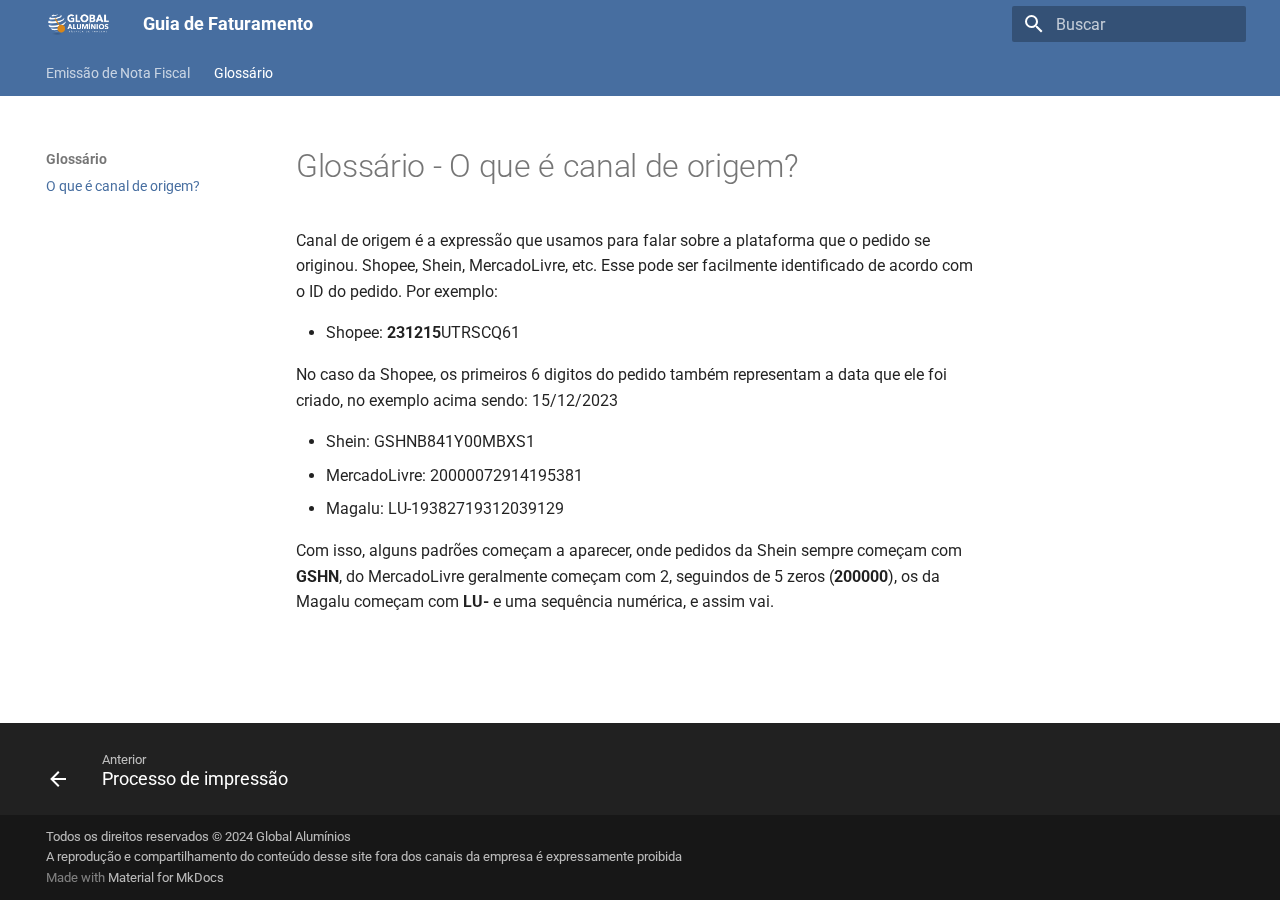
<file: site/glossario/o-que-e-canal-de-origem/index.html>
<!doctype html>
<html lang="pt" class="no-js">
  <head>
    
      <meta charset="utf-8">
      <meta name="viewport" content="width=device-width,initial-scale=1">
      
      
      
      
        <link rel="prev" href="../../impressao/">
      
      
      
      <link rel="icon" href="../../assets/images/favicon.png">
      <meta name="generator" content="mkdocs-1.5.3, mkdocs-material-9.5.3">
    
    
      
        <title>O que é Canal de Origem - Guia de Faturamento</title>
      
    
    
      <link rel="stylesheet" href="../../assets/stylesheets/main.50c56a3b.min.css">
      
      


    
    
      
    
    
      
        
        
        <link rel="preconnect" href="https://fonts.gstatic.com" crossorigin>
        <link rel="stylesheet" href="https://fonts.googleapis.com/css?family=Roboto:300,300i,400,400i,700,700i%7CRoboto+Mono:400,400i,700,700i&display=fallback">
        <style>:root{--md-text-font:"Roboto";--md-code-font:"Roboto Mono"}</style>
      
    
    
      <link rel="stylesheet" href="../../stylesheets/extra.css">
    
    <script>__md_scope=new URL("../..",location),__md_hash=e=>[...e].reduce((e,_)=>(e<<5)-e+_.charCodeAt(0),0),__md_get=(e,_=localStorage,t=__md_scope)=>JSON.parse(_.getItem(t.pathname+"."+e)),__md_set=(e,_,t=localStorage,a=__md_scope)=>{try{t.setItem(a.pathname+"."+e,JSON.stringify(_))}catch(e){}}</script>
    
      

    
    
    
  </head>
  
  
    <body dir="ltr">
  
    
    <input class="md-toggle" data-md-toggle="drawer" type="checkbox" id="__drawer" autocomplete="off">
    <input class="md-toggle" data-md-toggle="search" type="checkbox" id="__search" autocomplete="off">
    <label class="md-overlay" for="__drawer"></label>
    <div data-md-component="skip">
      
        
        <a href="#glossario-o-que-e-canal-de-origem" class="md-skip">
          Pular para conteúdo
        </a>
      
    </div>
    <div data-md-component="announce">
      
    </div>
    
    
      

<header class="md-header" data-md-component="header">
  <nav class="md-header__inner md-grid" aria-label="Cabeçalho">
    <a href="../.." title="Guia de Faturamento" class="md-header__button md-logo" aria-label="Guia de Faturamento" data-md-component="logo">
      
  <img src="../../assets/logo-branca.png" alt="logo">

    </a>
    <label class="md-header__button md-icon" for="__drawer">
      
      <svg xmlns="http://www.w3.org/2000/svg" viewBox="0 0 24 24"><path d="M3 6h18v2H3V6m0 5h18v2H3v-2m0 5h18v2H3v-2Z"/></svg>
    </label>
    <div class="md-header__title" data-md-component="header-title">
      <div class="md-header__ellipsis">
        <div class="md-header__topic">
          <span class="md-ellipsis">
            Guia de Faturamento
          </span>
        </div>
        <div class="md-header__topic" data-md-component="header-topic">
          <span class="md-ellipsis">
            
              O que é Canal de Origem
            
          </span>
        </div>
      </div>
    </div>
    
    
      <script>var media,input,key,value,palette=__md_get("__palette");if(palette&&palette.color){"(prefers-color-scheme)"===palette.color.media&&(media=matchMedia("(prefers-color-scheme: light)"),input=document.querySelector(media.matches?"[data-md-color-media='(prefers-color-scheme: light)']":"[data-md-color-media='(prefers-color-scheme: dark)']"),palette.color.media=input.getAttribute("data-md-color-media"),palette.color.scheme=input.getAttribute("data-md-color-scheme"),palette.color.primary=input.getAttribute("data-md-color-primary"),palette.color.accent=input.getAttribute("data-md-color-accent"));for([key,value]of Object.entries(palette.color))document.body.setAttribute("data-md-color-"+key,value)}</script>
    
    
    
      <label class="md-header__button md-icon" for="__search">
        
        <svg xmlns="http://www.w3.org/2000/svg" viewBox="0 0 24 24"><path d="M9.5 3A6.5 6.5 0 0 1 16 9.5c0 1.61-.59 3.09-1.56 4.23l.27.27h.79l5 5-1.5 1.5-5-5v-.79l-.27-.27A6.516 6.516 0 0 1 9.5 16 6.5 6.5 0 0 1 3 9.5 6.5 6.5 0 0 1 9.5 3m0 2C7 5 5 7 5 9.5S7 14 9.5 14 14 12 14 9.5 12 5 9.5 5Z"/></svg>
      </label>
      <div class="md-search" data-md-component="search" role="dialog">
  <label class="md-search__overlay" for="__search"></label>
  <div class="md-search__inner" role="search">
    <form class="md-search__form" name="search">
      <input type="text" class="md-search__input" name="query" aria-label="Buscar" placeholder="Buscar" autocapitalize="off" autocorrect="off" autocomplete="off" spellcheck="false" data-md-component="search-query" required>
      <label class="md-search__icon md-icon" for="__search">
        
        <svg xmlns="http://www.w3.org/2000/svg" viewBox="0 0 24 24"><path d="M9.5 3A6.5 6.5 0 0 1 16 9.5c0 1.61-.59 3.09-1.56 4.23l.27.27h.79l5 5-1.5 1.5-5-5v-.79l-.27-.27A6.516 6.516 0 0 1 9.5 16 6.5 6.5 0 0 1 3 9.5 6.5 6.5 0 0 1 9.5 3m0 2C7 5 5 7 5 9.5S7 14 9.5 14 14 12 14 9.5 12 5 9.5 5Z"/></svg>
        
        <svg xmlns="http://www.w3.org/2000/svg" viewBox="0 0 24 24"><path d="M20 11v2H8l5.5 5.5-1.42 1.42L4.16 12l7.92-7.92L13.5 5.5 8 11h12Z"/></svg>
      </label>
      <nav class="md-search__options" aria-label="Pesquisar">
        
        <button type="reset" class="md-search__icon md-icon" title="Limpar" aria-label="Limpar" tabindex="-1">
          
          <svg xmlns="http://www.w3.org/2000/svg" viewBox="0 0 24 24"><path d="M19 6.41 17.59 5 12 10.59 6.41 5 5 6.41 10.59 12 5 17.59 6.41 19 12 13.41 17.59 19 19 17.59 13.41 12 19 6.41Z"/></svg>
        </button>
      </nav>
      
        <div class="md-search__suggest" data-md-component="search-suggest"></div>
      
    </form>
    <div class="md-search__output">
      <div class="md-search__scrollwrap" data-md-scrollfix>
        <div class="md-search-result" data-md-component="search-result">
          <div class="md-search-result__meta">
            Inicializando busca
          </div>
          <ol class="md-search-result__list" role="presentation"></ol>
        </div>
      </div>
    </div>
  </div>
</div>
    
    
  </nav>
  
</header>
    
    <div class="md-container" data-md-component="container">
      
      
        
          
            
<nav class="md-tabs" aria-label="Abas" data-md-component="tabs">
  <div class="md-grid">
    <ul class="md-tabs__list">
      
        
  
  
  
    
    
      <li class="md-tabs__item">
        <a href="../.." class="md-tabs__link">
          
  
  Emissão de Nota Fiscal

        </a>
      </li>
    
  

      
        
  
  
    
  
  
    
    
      <li class="md-tabs__item md-tabs__item--active">
        <a href="./" class="md-tabs__link">
          
  
  Glossário

        </a>
      </li>
    
  

      
    </ul>
  </div>
</nav>
          
        
      
      <main class="md-main" data-md-component="main">
        <div class="md-main__inner md-grid">
          
            
              
              <div class="md-sidebar md-sidebar--primary" data-md-component="sidebar" data-md-type="navigation" >
                <div class="md-sidebar__scrollwrap">
                  <div class="md-sidebar__inner">
                    


  


<nav class="md-nav md-nav--primary md-nav--lifted" aria-label="Navegação" data-md-level="0">
  <label class="md-nav__title" for="__drawer">
    <a href="../.." title="Guia de Faturamento" class="md-nav__button md-logo" aria-label="Guia de Faturamento" data-md-component="logo">
      
  <img src="../../assets/logo-branca.png" alt="logo">

    </a>
    Guia de Faturamento
  </label>
  
  <ul class="md-nav__list" data-md-scrollfix>
    
      
      
  
  
  
  
    
    
    
    
    
      
      
    
    <li class="md-nav__item md-nav__item--section md-nav__item--nested">
      
        
        
        
        <input class="md-nav__toggle md-toggle " type="checkbox" id="__nav_1" >
        
          
          <label class="md-nav__link" for="__nav_1" id="__nav_1_label" tabindex="">
            
  
  <span class="md-ellipsis">
    Emissão de Nota Fiscal
  </span>
  

            <span class="md-nav__icon md-icon"></span>
          </label>
        
        <nav class="md-nav" data-md-level="1" aria-labelledby="__nav_1_label" aria-expanded="false">
          <label class="md-nav__title" for="__nav_1">
            <span class="md-nav__icon md-icon"></span>
            Emissão de Nota Fiscal
          </label>
          <ul class="md-nav__list" data-md-scrollfix>
            
              
                
  
  
  
  
    <li class="md-nav__item">
      <a href="../.." class="md-nav__link">
        
  
  <span class="md-ellipsis">
    Começando
  </span>
  

      </a>
    </li>
  

              
            
              
                
  
  
  
  
    <li class="md-nav__item">
      <a href="../../emissao/" class="md-nav__link">
        
  
  <span class="md-ellipsis">
    Processo de emissão
  </span>
  

      </a>
    </li>
  

              
            
              
                
  
  
  
  
    <li class="md-nav__item">
      <a href="../../impressao/" class="md-nav__link">
        
  
  <span class="md-ellipsis">
    Processo de impressão
  </span>
  

      </a>
    </li>
  

              
            
          </ul>
        </nav>
      
    </li>
  

    
      
      
  
  
    
  
  
  
    
    
    
    
    
      
      
    
    <li class="md-nav__item md-nav__item--active md-nav__item--section md-nav__item--nested">
      
        
        
        
        <input class="md-nav__toggle md-toggle " type="checkbox" id="__nav_2" checked>
        
          
          <label class="md-nav__link" for="__nav_2" id="__nav_2_label" tabindex="">
            
  
  <span class="md-ellipsis">
    Glossário
  </span>
  

            <span class="md-nav__icon md-icon"></span>
          </label>
        
        <nav class="md-nav" data-md-level="1" aria-labelledby="__nav_2_label" aria-expanded="true">
          <label class="md-nav__title" for="__nav_2">
            <span class="md-nav__icon md-icon"></span>
            Glossário
          </label>
          <ul class="md-nav__list" data-md-scrollfix>
            
              
                
  
  
    
  
  
  
    <li class="md-nav__item md-nav__item--active">
      
      <input class="md-nav__toggle md-toggle" type="checkbox" id="__toc">
      
      
        
      
      
      <a href="./" class="md-nav__link md-nav__link--active">
        
  
  <span class="md-ellipsis">
    O que é canal de origem?
  </span>
  

      </a>
      
    </li>
  

              
            
          </ul>
        </nav>
      
    </li>
  

    
  </ul>
</nav>
                  </div>
                </div>
              </div>
            
            
              
              <div class="md-sidebar md-sidebar--secondary" data-md-component="sidebar" data-md-type="toc" >
                <div class="md-sidebar__scrollwrap">
                  <div class="md-sidebar__inner">
                    

<nav class="md-nav md-nav--secondary" aria-label="Índice">
  
  
  
    
  
  
</nav>
                  </div>
                </div>
              </div>
            
          
          
            <div class="md-content" data-md-component="content">
              <article class="md-content__inner md-typeset">
                
                  


<h1 id="glossario-o-que-e-canal-de-origem">Glossário - O que é canal de origem?</h1>
<p>Canal de origem é a expressão que usamos para falar sobre a plataforma que o pedido se originou. Shopee, Shein, MercadoLivre, etc. Esse pode ser facilmente identificado de acordo com o ID do pedido. Por exemplo:</p>
<ul>
<li>Shopee: <strong>231215</strong>UTRSCQ61</li>
</ul>
<p>No caso da Shopee, os primeiros 6 digitos do pedido também representam a data que ele foi criado, no exemplo acima sendo: 15/12/2023</p>
<ul>
<li>Shein: GSHNB841Y00MBXS1</li>
<li>MercadoLivre: 20000072914195381</li>
<li>Magalu: LU-19382719312039129</li>
</ul>
<p>Com isso, alguns padrões começam a aparecer, onde pedidos da Shein sempre começam com <strong>GSHN</strong>, do MercadoLivre geralmente começam com 2, seguindos de 5 zeros (<strong>200000</strong>), os da Magalu começam com <strong>LU-</strong> e uma sequência numérica, e assim vai.</p>







  
  






                
              </article>
            </div>
          
          
  <script>var tabs=__md_get("__tabs");if(Array.isArray(tabs))e:for(var set of document.querySelectorAll(".tabbed-set")){var tab,labels=set.querySelector(".tabbed-labels");for(tab of tabs)for(var label of labels.getElementsByTagName("label"))if(label.innerText.trim()===tab){var input=document.getElementById(label.htmlFor);input.checked=!0;continue e}}</script>

<script>var target=document.getElementById(location.hash.slice(1));target&&target.name&&(target.checked=target.name.startsWith("__tabbed_"))</script>
        </div>
        
          <button type="button" class="md-top md-icon" data-md-component="top" hidden>
  
  <svg xmlns="http://www.w3.org/2000/svg" viewBox="0 0 24 24"><path d="M13 20h-2V8l-5.5 5.5-1.42-1.42L12 4.16l7.92 7.92-1.42 1.42L13 8v12Z"/></svg>
  Voltar para o topo
</button>
        
      </main>
      
        <footer class="md-footer">
  
    
      
      <nav class="md-footer__inner md-grid" aria-label="Rodapé" >
        
          
          <a href="../../impressao/" class="md-footer__link md-footer__link--prev" aria-label="Anterior: Processo de impressão">
            <div class="md-footer__button md-icon">
              
              <svg xmlns="http://www.w3.org/2000/svg" viewBox="0 0 24 24"><path d="M20 11v2H8l5.5 5.5-1.42 1.42L4.16 12l7.92-7.92L13.5 5.5 8 11h12Z"/></svg>
            </div>
            <div class="md-footer__title">
              <span class="md-footer__direction">
                Anterior
              </span>
              <div class="md-ellipsis">
                Processo de impressão
              </div>
            </div>
          </a>
        
        
      </nav>
    
  
  <div class="md-footer-meta md-typeset">
    <div class="md-footer-meta__inner md-grid">
      <div class="md-copyright">
  
    <div class="md-copyright__highlight">
      Todos os direitos reservados &copy; 2024 Global Alumínios</br>A reprodução e compartilhamento do conteúdo desse site fora dos canais da empresa é expressamente proibida
    </div>
  
  
    Made with
    <a href="https://squidfunk.github.io/mkdocs-material/" target="_blank" rel="noopener">
      Material for MkDocs
    </a>
  
</div>
      
    </div>
  </div>
</footer>
      
    </div>
    <div class="md-dialog" data-md-component="dialog">
      <div class="md-dialog__inner md-typeset"></div>
    </div>
    
    
    <script id="__config" type="application/json">{"base": "../..", "features": ["navigation.tracking", "navigation.tabs", "navigation.instant", "navigation.sections", "navigation.path", "navigation.top", "toc.follow", "search.suggest", "content.tabs.link", "navigation.footer"], "search": "../../assets/javascripts/workers/search.f886a092.min.js", "translations": {"clipboard.copied": "Copiado para \u00e1rea de transfer\u00eancia", "clipboard.copy": "Copiar para \u00e1rea de transfer\u00eancia", "search.result.more.one": "mais 1 nesta p\u00e1gina", "search.result.more.other": "# mais nesta p\u00e1gina", "search.result.none": "Nenhum documento encontrado", "search.result.one": "1 documento encontrado", "search.result.other": "# documentos encontrados", "search.result.placeholder": "Digite para iniciar a busca", "search.result.term.missing": "Ausente", "select.version": "Selecione a vers\u00e3o"}}</script>
    
    
      <script src="../../assets/javascripts/bundle.d7c377c4.min.js"></script>
      
    
  </body>
</html>
</file>
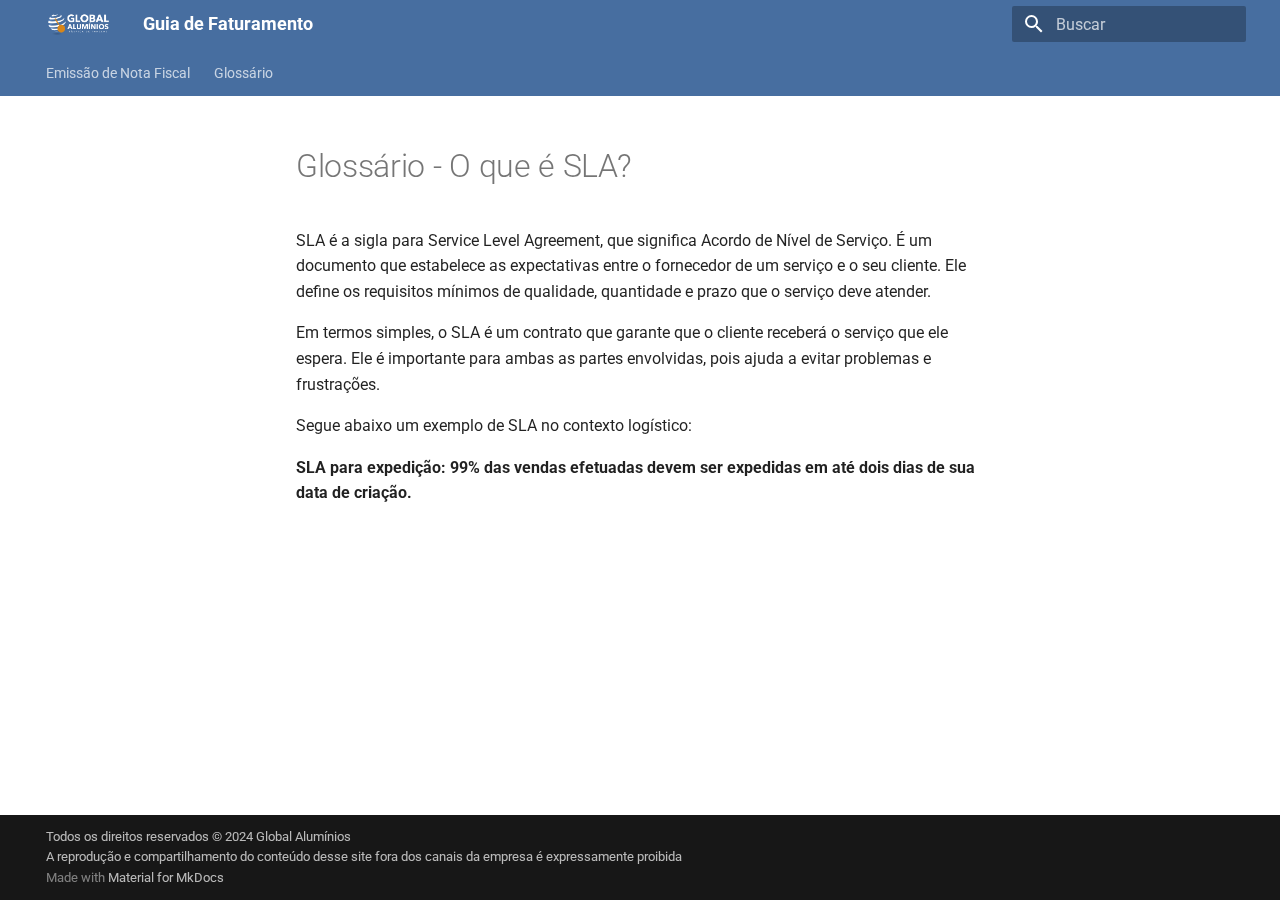
<file: site/glossario/sla/index.html>
<!doctype html>
<html lang="pt" class="no-js">
  <head>
    
      <meta charset="utf-8">
      <meta name="viewport" content="width=device-width,initial-scale=1">
      
      
      
      
      
      
      <link rel="icon" href="../../assets/images/favicon.png">
      <meta name="generator" content="mkdocs-1.5.3, mkdocs-material-9.5.3">
    
    
      
        <title>O que é SLA? - Guia de Faturamento</title>
      
    
    
      <link rel="stylesheet" href="../../assets/stylesheets/main.50c56a3b.min.css">
      
      


    
    
      
    
    
      
        
        
        <link rel="preconnect" href="https://fonts.gstatic.com" crossorigin>
        <link rel="stylesheet" href="https://fonts.googleapis.com/css?family=Roboto:300,300i,400,400i,700,700i%7CRoboto+Mono:400,400i,700,700i&display=fallback">
        <style>:root{--md-text-font:"Roboto";--md-code-font:"Roboto Mono"}</style>
      
    
    
      <link rel="stylesheet" href="../../stylesheets/extra.css">
    
    <script>__md_scope=new URL("../..",location),__md_hash=e=>[...e].reduce((e,_)=>(e<<5)-e+_.charCodeAt(0),0),__md_get=(e,_=localStorage,t=__md_scope)=>JSON.parse(_.getItem(t.pathname+"."+e)),__md_set=(e,_,t=localStorage,a=__md_scope)=>{try{t.setItem(a.pathname+"."+e,JSON.stringify(_))}catch(e){}}</script>
    
      

    
    
    
  </head>
  
  
    <body dir="ltr">
  
    
    <input class="md-toggle" data-md-toggle="drawer" type="checkbox" id="__drawer" autocomplete="off">
    <input class="md-toggle" data-md-toggle="search" type="checkbox" id="__search" autocomplete="off">
    <label class="md-overlay" for="__drawer"></label>
    <div data-md-component="skip">
      
        
        <a href="#glossario-o-que-e-sla" class="md-skip">
          Pular para conteúdo
        </a>
      
    </div>
    <div data-md-component="announce">
      
    </div>
    
    
      

<header class="md-header" data-md-component="header">
  <nav class="md-header__inner md-grid" aria-label="Cabeçalho">
    <a href="../.." title="Guia de Faturamento" class="md-header__button md-logo" aria-label="Guia de Faturamento" data-md-component="logo">
      
  <img src="../../assets/logo-branca.png" alt="logo">

    </a>
    <label class="md-header__button md-icon" for="__drawer">
      
      <svg xmlns="http://www.w3.org/2000/svg" viewBox="0 0 24 24"><path d="M3 6h18v2H3V6m0 5h18v2H3v-2m0 5h18v2H3v-2Z"/></svg>
    </label>
    <div class="md-header__title" data-md-component="header-title">
      <div class="md-header__ellipsis">
        <div class="md-header__topic">
          <span class="md-ellipsis">
            Guia de Faturamento
          </span>
        </div>
        <div class="md-header__topic" data-md-component="header-topic">
          <span class="md-ellipsis">
            
              O que é SLA?
            
          </span>
        </div>
      </div>
    </div>
    
    
      <script>var media,input,key,value,palette=__md_get("__palette");if(palette&&palette.color){"(prefers-color-scheme)"===palette.color.media&&(media=matchMedia("(prefers-color-scheme: light)"),input=document.querySelector(media.matches?"[data-md-color-media='(prefers-color-scheme: light)']":"[data-md-color-media='(prefers-color-scheme: dark)']"),palette.color.media=input.getAttribute("data-md-color-media"),palette.color.scheme=input.getAttribute("data-md-color-scheme"),palette.color.primary=input.getAttribute("data-md-color-primary"),palette.color.accent=input.getAttribute("data-md-color-accent"));for([key,value]of Object.entries(palette.color))document.body.setAttribute("data-md-color-"+key,value)}</script>
    
    
    
      <label class="md-header__button md-icon" for="__search">
        
        <svg xmlns="http://www.w3.org/2000/svg" viewBox="0 0 24 24"><path d="M9.5 3A6.5 6.5 0 0 1 16 9.5c0 1.61-.59 3.09-1.56 4.23l.27.27h.79l5 5-1.5 1.5-5-5v-.79l-.27-.27A6.516 6.516 0 0 1 9.5 16 6.5 6.5 0 0 1 3 9.5 6.5 6.5 0 0 1 9.5 3m0 2C7 5 5 7 5 9.5S7 14 9.5 14 14 12 14 9.5 12 5 9.5 5Z"/></svg>
      </label>
      <div class="md-search" data-md-component="search" role="dialog">
  <label class="md-search__overlay" for="__search"></label>
  <div class="md-search__inner" role="search">
    <form class="md-search__form" name="search">
      <input type="text" class="md-search__input" name="query" aria-label="Buscar" placeholder="Buscar" autocapitalize="off" autocorrect="off" autocomplete="off" spellcheck="false" data-md-component="search-query" required>
      <label class="md-search__icon md-icon" for="__search">
        
        <svg xmlns="http://www.w3.org/2000/svg" viewBox="0 0 24 24"><path d="M9.5 3A6.5 6.5 0 0 1 16 9.5c0 1.61-.59 3.09-1.56 4.23l.27.27h.79l5 5-1.5 1.5-5-5v-.79l-.27-.27A6.516 6.516 0 0 1 9.5 16 6.5 6.5 0 0 1 3 9.5 6.5 6.5 0 0 1 9.5 3m0 2C7 5 5 7 5 9.5S7 14 9.5 14 14 12 14 9.5 12 5 9.5 5Z"/></svg>
        
        <svg xmlns="http://www.w3.org/2000/svg" viewBox="0 0 24 24"><path d="M20 11v2H8l5.5 5.5-1.42 1.42L4.16 12l7.92-7.92L13.5 5.5 8 11h12Z"/></svg>
      </label>
      <nav class="md-search__options" aria-label="Pesquisar">
        
        <button type="reset" class="md-search__icon md-icon" title="Limpar" aria-label="Limpar" tabindex="-1">
          
          <svg xmlns="http://www.w3.org/2000/svg" viewBox="0 0 24 24"><path d="M19 6.41 17.59 5 12 10.59 6.41 5 5 6.41 10.59 12 5 17.59 6.41 19 12 13.41 17.59 19 19 17.59 13.41 12 19 6.41Z"/></svg>
        </button>
      </nav>
      
        <div class="md-search__suggest" data-md-component="search-suggest"></div>
      
    </form>
    <div class="md-search__output">
      <div class="md-search__scrollwrap" data-md-scrollfix>
        <div class="md-search-result" data-md-component="search-result">
          <div class="md-search-result__meta">
            Inicializando busca
          </div>
          <ol class="md-search-result__list" role="presentation"></ol>
        </div>
      </div>
    </div>
  </div>
</div>
    
    
  </nav>
  
</header>
    
    <div class="md-container" data-md-component="container">
      
      
        
          
            
<nav class="md-tabs" aria-label="Abas" data-md-component="tabs">
  <div class="md-grid">
    <ul class="md-tabs__list">
      
        
  
  
  
    
    
      <li class="md-tabs__item">
        <a href="../.." class="md-tabs__link">
          
  
  Emissão de Nota Fiscal

        </a>
      </li>
    
  

      
        
  
  
  
    
    
      <li class="md-tabs__item">
        <a href="../o-que-e-canal-de-origem/" class="md-tabs__link">
          
  
  Glossário

        </a>
      </li>
    
  

      
    </ul>
  </div>
</nav>
          
        
      
      <main class="md-main" data-md-component="main">
        <div class="md-main__inner md-grid">
          
            
              
              <div class="md-sidebar md-sidebar--primary" data-md-component="sidebar" data-md-type="navigation" >
                <div class="md-sidebar__scrollwrap">
                  <div class="md-sidebar__inner">
                    


  


<nav class="md-nav md-nav--primary md-nav--lifted" aria-label="Navegação" data-md-level="0">
  <label class="md-nav__title" for="__drawer">
    <a href="../.." title="Guia de Faturamento" class="md-nav__button md-logo" aria-label="Guia de Faturamento" data-md-component="logo">
      
  <img src="../../assets/logo-branca.png" alt="logo">

    </a>
    Guia de Faturamento
  </label>
  
  <ul class="md-nav__list" data-md-scrollfix>
    
      
      
  
  
  
  
    
    
    
    
    
      
      
    
    <li class="md-nav__item md-nav__item--section md-nav__item--nested">
      
        
        
        
        <input class="md-nav__toggle md-toggle " type="checkbox" id="__nav_1" >
        
          
          <label class="md-nav__link" for="__nav_1" id="__nav_1_label" tabindex="">
            
  
  <span class="md-ellipsis">
    Emissão de Nota Fiscal
  </span>
  

            <span class="md-nav__icon md-icon"></span>
          </label>
        
        <nav class="md-nav" data-md-level="1" aria-labelledby="__nav_1_label" aria-expanded="false">
          <label class="md-nav__title" for="__nav_1">
            <span class="md-nav__icon md-icon"></span>
            Emissão de Nota Fiscal
          </label>
          <ul class="md-nav__list" data-md-scrollfix>
            
              
                
  
  
  
  
    <li class="md-nav__item">
      <a href="../.." class="md-nav__link">
        
  
  <span class="md-ellipsis">
    Começando
  </span>
  

      </a>
    </li>
  

              
            
              
                
  
  
  
  
    <li class="md-nav__item">
      <a href="../../emissao/" class="md-nav__link">
        
  
  <span class="md-ellipsis">
    Processo de emissão
  </span>
  

      </a>
    </li>
  

              
            
              
                
  
  
  
  
    <li class="md-nav__item">
      <a href="../../impressao/" class="md-nav__link">
        
  
  <span class="md-ellipsis">
    Processo de impressão
  </span>
  

      </a>
    </li>
  

              
            
          </ul>
        </nav>
      
    </li>
  

    
      
      
  
  
  
  
    
    
    
    
    
      
      
    
    <li class="md-nav__item md-nav__item--section md-nav__item--nested">
      
        
        
        
        <input class="md-nav__toggle md-toggle " type="checkbox" id="__nav_2" >
        
          
          <label class="md-nav__link" for="__nav_2" id="__nav_2_label" tabindex="">
            
  
  <span class="md-ellipsis">
    Glossário
  </span>
  

            <span class="md-nav__icon md-icon"></span>
          </label>
        
        <nav class="md-nav" data-md-level="1" aria-labelledby="__nav_2_label" aria-expanded="false">
          <label class="md-nav__title" for="__nav_2">
            <span class="md-nav__icon md-icon"></span>
            Glossário
          </label>
          <ul class="md-nav__list" data-md-scrollfix>
            
              
                
  
  
  
  
    <li class="md-nav__item">
      <a href="../o-que-e-canal-de-origem/" class="md-nav__link">
        
  
  <span class="md-ellipsis">
    O que é canal de origem?
  </span>
  

      </a>
    </li>
  

              
            
          </ul>
        </nav>
      
    </li>
  

    
  </ul>
</nav>
                  </div>
                </div>
              </div>
            
            
              
              <div class="md-sidebar md-sidebar--secondary" data-md-component="sidebar" data-md-type="toc" >
                <div class="md-sidebar__scrollwrap">
                  <div class="md-sidebar__inner">
                    

<nav class="md-nav md-nav--secondary" aria-label="Índice">
  
  
  
    
  
  
</nav>
                  </div>
                </div>
              </div>
            
          
          
            <div class="md-content" data-md-component="content">
              <article class="md-content__inner md-typeset">
                
                  


<h1 id="glossario-o-que-e-sla">Glossário - O que é SLA?</h1>
<p>SLA é a sigla para Service Level Agreement, que significa Acordo de Nível de Serviço. É um documento que estabelece as expectativas entre o fornecedor de um serviço e o seu cliente. Ele define os requisitos mínimos de qualidade, quantidade e prazo que o serviço deve atender.</p>
<p>Em termos simples, o SLA é um contrato que garante que o cliente receberá o serviço que ele espera. Ele é importante para ambas as partes envolvidas, pois ajuda a evitar problemas e frustrações.</p>
<p>Segue abaixo um exemplo de SLA no contexto logístico:</p>
<p><strong>SLA para expedição: 99% das vendas efetuadas devem ser expedidas em até dois dias de sua data de criação.</strong></p>







  
  






                
              </article>
            </div>
          
          
  <script>var tabs=__md_get("__tabs");if(Array.isArray(tabs))e:for(var set of document.querySelectorAll(".tabbed-set")){var tab,labels=set.querySelector(".tabbed-labels");for(tab of tabs)for(var label of labels.getElementsByTagName("label"))if(label.innerText.trim()===tab){var input=document.getElementById(label.htmlFor);input.checked=!0;continue e}}</script>

<script>var target=document.getElementById(location.hash.slice(1));target&&target.name&&(target.checked=target.name.startsWith("__tabbed_"))</script>
        </div>
        
          <button type="button" class="md-top md-icon" data-md-component="top" hidden>
  
  <svg xmlns="http://www.w3.org/2000/svg" viewBox="0 0 24 24"><path d="M13 20h-2V8l-5.5 5.5-1.42-1.42L12 4.16l7.92 7.92-1.42 1.42L13 8v12Z"/></svg>
  Voltar para o topo
</button>
        
      </main>
      
        <footer class="md-footer">
  
    
  
  <div class="md-footer-meta md-typeset">
    <div class="md-footer-meta__inner md-grid">
      <div class="md-copyright">
  
    <div class="md-copyright__highlight">
      Todos os direitos reservados &copy; 2024 Global Alumínios</br>A reprodução e compartilhamento do conteúdo desse site fora dos canais da empresa é expressamente proibida
    </div>
  
  
    Made with
    <a href="https://squidfunk.github.io/mkdocs-material/" target="_blank" rel="noopener">
      Material for MkDocs
    </a>
  
</div>
      
    </div>
  </div>
</footer>
      
    </div>
    <div class="md-dialog" data-md-component="dialog">
      <div class="md-dialog__inner md-typeset"></div>
    </div>
    
    
    <script id="__config" type="application/json">{"base": "../..", "features": ["navigation.tracking", "navigation.tabs", "navigation.instant", "navigation.sections", "navigation.path", "navigation.top", "toc.follow", "search.suggest", "content.tabs.link", "navigation.footer"], "search": "../../assets/javascripts/workers/search.f886a092.min.js", "translations": {"clipboard.copied": "Copiado para \u00e1rea de transfer\u00eancia", "clipboard.copy": "Copiar para \u00e1rea de transfer\u00eancia", "search.result.more.one": "mais 1 nesta p\u00e1gina", "search.result.more.other": "# mais nesta p\u00e1gina", "search.result.none": "Nenhum documento encontrado", "search.result.one": "1 documento encontrado", "search.result.other": "# documentos encontrados", "search.result.placeholder": "Digite para iniciar a busca", "search.result.term.missing": "Ausente", "select.version": "Selecione a vers\u00e3o"}}</script>
    
    
      <script src="../../assets/javascripts/bundle.d7c377c4.min.js"></script>
      
    
  </body>
</html>
</file>
<file: site/stylesheets/extra.css>
:root {
    --md-primary-fg-color:        #476ea0;
    --md-primary-fg-color--light: #9fc6ff;
    --md-primary-fg-color--dark:  #00295f;
  }

  .atendido {
    color: #3fb57a;
  }
  .aberto{
    color: #e9dc40
  }
</file>
<file: site/assets/stylesheets/main.50c56a3b.min.css>
@charset "UTF-8";html{-webkit-text-size-adjust:none;-moz-text-size-adjust:none;text-size-adjust:none;box-sizing:border-box}*,:after,:before{box-sizing:inherit}@media (prefers-reduced-motion){*,:after,:before{transition:none!important}}body{margin:0}a,button,input,label{-webkit-tap-highlight-color:transparent}a{color:inherit;text-decoration:none}hr{border:0;box-sizing:initial;display:block;height:.05rem;overflow:visible;padding:0}small{font-size:80%}sub,sup{line-height:1em}img{border-style:none}table{border-collapse:initial;border-spacing:0}td,th{font-weight:400;vertical-align:top}button{background:#0000;border:0;font-family:inherit;font-size:inherit;margin:0;padding:0}input{border:0;outline:none}:root{--md-primary-fg-color:#4051b5;--md-primary-fg-color--light:#5d6cc0;--md-primary-fg-color--dark:#303fa1;--md-primary-bg-color:#fff;--md-primary-bg-color--light:#ffffffb3;--md-accent-fg-color:#526cfe;--md-accent-fg-color--transparent:#526cfe1a;--md-accent-bg-color:#fff;--md-accent-bg-color--light:#ffffffb3}[data-md-color-scheme=default]{color-scheme:light}[data-md-color-scheme=default] img[src$="#gh-dark-mode-only"],[data-md-color-scheme=default] img[src$="#only-dark"]{display:none}:root,[data-md-color-scheme=default]{--md-hue:225deg;--md-default-fg-color:#000000de;--md-default-fg-color--light:#0000008a;--md-default-fg-color--lighter:#00000052;--md-default-fg-color--lightest:#00000012;--md-default-bg-color:#fff;--md-default-bg-color--light:#ffffffb3;--md-default-bg-color--lighter:#ffffff4d;--md-default-bg-color--lightest:#ffffff1f;--md-code-fg-color:#36464e;--md-code-bg-color:#f5f5f5;--md-code-hl-color:#4287ff;--md-code-hl-color--light:#4287ff1a;--md-code-hl-number-color:#d52a2a;--md-code-hl-special-color:#db1457;--md-code-hl-function-color:#a846b9;--md-code-hl-constant-color:#6e59d9;--md-code-hl-keyword-color:#3f6ec6;--md-code-hl-string-color:#1c7d4d;--md-code-hl-name-color:var(--md-code-fg-color);--md-code-hl-operator-color:var(--md-default-fg-color--light);--md-code-hl-punctuation-color:var(--md-default-fg-color--light);--md-code-hl-comment-color:var(--md-default-fg-color--light);--md-code-hl-generic-color:var(--md-default-fg-color--light);--md-code-hl-variable-color:var(--md-default-fg-color--light);--md-typeset-color:var(--md-default-fg-color);--md-typeset-a-color:var(--md-primary-fg-color);--md-typeset-del-color:#f5503d26;--md-typeset-ins-color:#0bd57026;--md-typeset-kbd-color:#fafafa;--md-typeset-kbd-accent-color:#fff;--md-typeset-kbd-border-color:#b8b8b8;--md-typeset-mark-color:#ffff0080;--md-typeset-table-color:#0000001f;--md-typeset-table-color--light:rgba(0,0,0,.035);--md-admonition-fg-color:var(--md-default-fg-color);--md-admonition-bg-color:var(--md-default-bg-color);--md-warning-fg-color:#000000de;--md-warning-bg-color:#ff9;--md-footer-fg-color:#fff;--md-footer-fg-color--light:#ffffffb3;--md-footer-fg-color--lighter:#ffffff73;--md-footer-bg-color:#000000de;--md-footer-bg-color--dark:#00000052;--md-shadow-z1:0 0.2rem 0.5rem #0000000d,0 0 0.05rem #0000001a;--md-shadow-z2:0 0.2rem 0.5rem #0000001a,0 0 0.05rem #00000040;--md-shadow-z3:0 0.2rem 0.5rem #0003,0 0 0.05rem #00000059}.md-icon svg{fill:currentcolor;display:block;height:1.2rem;width:1.2rem}body{-webkit-font-smoothing:antialiased;-moz-osx-font-smoothing:grayscale;--md-text-font-family:var(--md-text-font,_),-apple-system,BlinkMacSystemFont,Helvetica,Arial,sans-serif;--md-code-font-family:var(--md-code-font,_),SFMono-Regular,Consolas,Menlo,monospace}aside,body,input{font-feature-settings:"kern","liga";color:var(--md-typeset-color);font-family:var(--md-text-font-family)}code,kbd,pre{font-feature-settings:"kern";font-family:var(--md-code-font-family)}:root{--md-typeset-table-sort-icon:url('data:image/svg+xml;charset=utf-8,<svg xmlns="http://www.w3.org/2000/svg" viewBox="0 0 24 24"><path d="m18 21-4-4h3V7h-3l4-4 4 4h-3v10h3M2 19v-2h10v2M2 13v-2h7v2M2 7V5h4v2H2Z"/></svg>');--md-typeset-table-sort-icon--asc:url('data:image/svg+xml;charset=utf-8,<svg xmlns="http://www.w3.org/2000/svg" viewBox="0 0 24 24"><path d="M19 17h3l-4 4-4-4h3V3h2M2 17h10v2H2M6 5v2H2V5m0 6h7v2H2v-2Z"/></svg>');--md-typeset-table-sort-icon--desc:url('data:image/svg+xml;charset=utf-8,<svg xmlns="http://www.w3.org/2000/svg" viewBox="0 0 24 24"><path d="M19 7h3l-4-4-4 4h3v14h2M2 17h10v2H2M6 5v2H2V5m0 6h7v2H2v-2Z"/></svg>')}.md-typeset{-webkit-print-color-adjust:exact;color-adjust:exact;font-size:.8rem;line-height:1.6}@media print{.md-typeset{font-size:.68rem}}.md-typeset blockquote,.md-typeset dl,.md-typeset figure,.md-typeset ol,.md-typeset pre,.md-typeset ul{margin-bottom:1em;margin-top:1em}.md-typeset h1{color:var(--md-default-fg-color--light);font-size:2em;line-height:1.3;margin:0 0 1.25em}.md-typeset h1,.md-typeset h2{font-weight:300;letter-spacing:-.01em}.md-typeset h2{font-size:1.5625em;line-height:1.4;margin:1.6em 0 .64em}.md-typeset h3{font-size:1.25em;font-weight:400;letter-spacing:-.01em;line-height:1.5;margin:1.6em 0 .8em}.md-typeset h2+h3{margin-top:.8em}.md-typeset h4{font-weight:700;letter-spacing:-.01em;margin:1em 0}.md-typeset h5,.md-typeset h6{color:var(--md-default-fg-color--light);font-size:.8em;font-weight:700;letter-spacing:-.01em;margin:1.25em 0}.md-typeset h5{text-transform:uppercase}.md-typeset hr{border-bottom:.05rem solid var(--md-default-fg-color--lightest);display:flow-root;margin:1.5em 0}.md-typeset a{color:var(--md-typeset-a-color);word-break:break-word}.md-typeset a,.md-typeset a:before{transition:color 125ms}.md-typeset a:focus,.md-typeset a:hover{color:var(--md-accent-fg-color)}.md-typeset a:focus code,.md-typeset a:hover code{background-color:var(--md-accent-fg-color--transparent)}.md-typeset a code{color:currentcolor;transition:background-color 125ms}.md-typeset a.focus-visible{outline-color:var(--md-accent-fg-color);outline-offset:.2rem}.md-typeset code,.md-typeset kbd,.md-typeset pre{color:var(--md-code-fg-color);direction:ltr;font-variant-ligatures:none}@media print{.md-typeset code,.md-typeset kbd,.md-typeset pre{white-space:pre-wrap}}.md-typeset code{background-color:var(--md-code-bg-color);border-radius:.1rem;-webkit-box-decoration-break:clone;box-decoration-break:clone;font-size:.85em;padding:0 .2941176471em;word-break:break-word}.md-typeset code:not(.focus-visible){-webkit-tap-highlight-color:transparent;outline:none}.md-typeset pre{display:flow-root;line-height:1.4;position:relative}.md-typeset pre>code{-webkit-box-decoration-break:slice;box-decoration-break:slice;box-shadow:none;display:block;margin:0;outline-color:var(--md-accent-fg-color);overflow:auto;padding:.7720588235em 1.1764705882em;scrollbar-color:var(--md-default-fg-color--lighter) #0000;scrollbar-width:thin;touch-action:auto;word-break:normal}.md-typeset pre>code:hover{scrollbar-color:var(--md-accent-fg-color) #0000}.md-typeset pre>code::-webkit-scrollbar{height:.2rem;width:.2rem}.md-typeset pre>code::-webkit-scrollbar-thumb{background-color:var(--md-default-fg-color--lighter)}.md-typeset pre>code::-webkit-scrollbar-thumb:hover{background-color:var(--md-accent-fg-color)}.md-typeset kbd{background-color:var(--md-typeset-kbd-color);border-radius:.1rem;box-shadow:0 .1rem 0 .05rem var(--md-typeset-kbd-border-color),0 .1rem 0 var(--md-typeset-kbd-border-color),0 -.1rem .2rem var(--md-typeset-kbd-accent-color) inset;color:var(--md-default-fg-color);display:inline-block;font-size:.75em;padding:0 .6666666667em;vertical-align:text-top;word-break:break-word}.md-typeset mark{background-color:var(--md-typeset-mark-color);-webkit-box-decoration-break:clone;box-decoration-break:clone;color:inherit;word-break:break-word}.md-typeset abbr{border-bottom:.05rem dotted var(--md-default-fg-color--light);cursor:help;text-decoration:none}.md-typeset small{opacity:.75}[dir=ltr] .md-typeset sub,[dir=ltr] .md-typeset sup{margin-left:.078125em}[dir=rtl] .md-typeset sub,[dir=rtl] .md-typeset sup{margin-right:.078125em}[dir=ltr] .md-typeset blockquote{padding-left:.6rem}[dir=rtl] .md-typeset blockquote{padding-right:.6rem}[dir=ltr] .md-typeset blockquote{border-left:.2rem solid var(--md-default-fg-color--lighter)}[dir=rtl] .md-typeset blockquote{border-right:.2rem solid var(--md-default-fg-color--lighter)}.md-typeset blockquote{color:var(--md-default-fg-color--light);margin-left:0;margin-right:0}.md-typeset ul{list-style-type:disc}[dir=ltr] .md-typeset ol,[dir=ltr] .md-typeset ul{margin-left:.625em}[dir=rtl] .md-typeset ol,[dir=rtl] .md-typeset ul{margin-right:.625em}.md-typeset ol,.md-typeset ul{padding:0}.md-typeset ol:not([hidden]),.md-typeset ul:not([hidden]){display:flow-root}.md-typeset ol ol,.md-typeset ul ol{list-style-type:lower-alpha}.md-typeset ol ol ol,.md-typeset ul ol ol{list-style-type:lower-roman}[dir=ltr] .md-typeset ol li,[dir=ltr] .md-typeset ul li{margin-left:1.25em}[dir=rtl] .md-typeset ol li,[dir=rtl] .md-typeset ul li{margin-right:1.25em}.md-typeset ol li,.md-typeset ul li{margin-bottom:.5em}.md-typeset ol li blockquote,.md-typeset ol li p,.md-typeset ul li blockquote,.md-typeset ul li p{margin:.5em 0}.md-typeset ol li:last-child,.md-typeset ul li:last-child{margin-bottom:0}[dir=ltr] .md-typeset ol li ol,[dir=ltr] .md-typeset ol li ul,[dir=ltr] .md-typeset ul li ol,[dir=ltr] .md-typeset ul li ul{margin-left:.625em}[dir=rtl] .md-typeset ol li ol,[dir=rtl] .md-typeset ol li ul,[dir=rtl] .md-typeset ul li ol,[dir=rtl] .md-typeset ul li ul{margin-right:.625em}.md-typeset ol li ol,.md-typeset ol li ul,.md-typeset ul li ol,.md-typeset ul li ul{margin-bottom:.5em;margin-top:.5em}[dir=ltr] .md-typeset dd{margin-left:1.875em}[dir=rtl] .md-typeset dd{margin-right:1.875em}.md-typeset dd{margin-bottom:1.5em;margin-top:1em}.md-typeset img,.md-typeset svg,.md-typeset video{height:auto;max-width:100%}.md-typeset img[align=left]{margin:1em 1em 1em 0}.md-typeset img[align=right]{margin:1em 0 1em 1em}.md-typeset img[align]:only-child{margin-top:0}.md-typeset figure{display:flow-root;margin:1em auto;max-width:100%;text-align:center;width:-webkit-fit-content;width:-moz-fit-content;width:fit-content}.md-typeset figure img{display:block}.md-typeset figcaption{font-style:italic;margin:1em auto;max-width:24rem}.md-typeset iframe{max-width:100%}.md-typeset table:not([class]){background-color:var(--md-default-bg-color);border:.05rem solid var(--md-typeset-table-color);border-radius:.1rem;display:inline-block;font-size:.64rem;max-width:100%;overflow:auto;touch-action:auto}@media print{.md-typeset table:not([class]){display:table}}.md-typeset table:not([class])+*{margin-top:1.5em}.md-typeset table:not([class]) td>:first-child,.md-typeset table:not([class]) th>:first-child{margin-top:0}.md-typeset table:not([class]) td>:last-child,.md-typeset table:not([class]) th>:last-child{margin-bottom:0}.md-typeset table:not([class]) td:not([align]),.md-typeset table:not([class]) th:not([align]){text-align:left}[dir=rtl] .md-typeset table:not([class]) td:not([align]),[dir=rtl] .md-typeset table:not([class]) th:not([align]){text-align:right}.md-typeset table:not([class]) th{font-weight:700;min-width:5rem;padding:.9375em 1.25em;vertical-align:top}.md-typeset table:not([class]) td{border-top:.05rem solid var(--md-typeset-table-color);padding:.9375em 1.25em;vertical-align:top}.md-typeset table:not([class]) tbody tr{transition:background-color 125ms}.md-typeset table:not([class]) tbody tr:hover{background-color:var(--md-typeset-table-color--light);box-shadow:0 .05rem 0 var(--md-default-bg-color) inset}.md-typeset table:not([class]) a{word-break:normal}.md-typeset table th[role=columnheader]{cursor:pointer}[dir=ltr] .md-typeset table th[role=columnheader]:after{margin-left:.5em}[dir=rtl] .md-typeset table th[role=columnheader]:after{margin-right:.5em}.md-typeset table th[role=columnheader]:after{content:"";display:inline-block;height:1.2em;-webkit-mask-image:var(--md-typeset-table-sort-icon);mask-image:var(--md-typeset-table-sort-icon);-webkit-mask-repeat:no-repeat;mask-repeat:no-repeat;-webkit-mask-size:contain;mask-size:contain;transition:background-color 125ms;vertical-align:text-bottom;width:1.2em}.md-typeset table th[role=columnheader]:hover:after{background-color:var(--md-default-fg-color--lighter)}.md-typeset table th[role=columnheader][aria-sort=ascending]:after{background-color:var(--md-default-fg-color--light);-webkit-mask-image:var(--md-typeset-table-sort-icon--asc);mask-image:var(--md-typeset-table-sort-icon--asc)}.md-typeset table th[role=columnheader][aria-sort=descending]:after{background-color:var(--md-default-fg-color--light);-webkit-mask-image:var(--md-typeset-table-sort-icon--desc);mask-image:var(--md-typeset-table-sort-icon--desc)}.md-typeset__scrollwrap{margin:1em -.8rem;overflow-x:auto;touch-action:auto}.md-typeset__table{display:inline-block;margin-bottom:.5em;padding:0 .8rem}@media print{.md-typeset__table{display:block}}html .md-typeset__table table{display:table;margin:0;overflow:hidden;width:100%}@media screen and (max-width:44.984375em){.md-content__inner>pre{margin:1em -.8rem}.md-content__inner>pre code{border-radius:0}}.md-typeset .md-author{border-radius:100%;display:block;flex-shrink:0;height:1.6rem;overflow:hidden;position:relative;transition:color 125ms,transform 125ms;width:1.6rem}.md-typeset .md-author img{display:block}.md-typeset .md-author--more{background:var(--md-default-fg-color--lightest);color:var(--md-default-fg-color--lighter);font-size:.6rem;font-weight:700;line-height:1.6rem;text-align:center}.md-typeset .md-author--long{height:2.4rem;width:2.4rem}.md-typeset a.md-author{transform:scale(1)}.md-typeset a.md-author img{filter:grayscale(100%) opacity(75%);transition:filter 125ms}.md-typeset a.md-author:focus,.md-typeset a.md-author:hover{transform:scale(1.1);z-index:1}.md-typeset a.md-author:focus img,.md-typeset a.md-author:hover img{filter:grayscale(0)}.md-banner{background-color:var(--md-footer-bg-color);color:var(--md-footer-fg-color);overflow:auto}@media print{.md-banner{display:none}}.md-banner--warning{background-color:var(--md-warning-bg-color);color:var(--md-warning-fg-color)}.md-banner__inner{font-size:.7rem;margin:.6rem auto;padding:0 .8rem}[dir=ltr] .md-banner__button{float:right}[dir=rtl] .md-banner__button{float:left}.md-banner__button{color:inherit;cursor:pointer;transition:opacity .25s}.no-js .md-banner__button{display:none}.md-banner__button:hover{opacity:.7}html{font-size:125%;height:100%;overflow-x:hidden}@media screen and (min-width:100em){html{font-size:137.5%}}@media screen and (min-width:125em){html{font-size:150%}}body{background-color:var(--md-default-bg-color);display:flex;flex-direction:column;font-size:.5rem;min-height:100%;position:relative;width:100%}@media print{body{display:block}}@media screen and (max-width:59.984375em){body[data-md-scrolllock]{position:fixed}}.md-grid{margin-left:auto;margin-right:auto;max-width:61rem}.md-container{display:flex;flex-direction:column;flex-grow:1}@media print{.md-container{display:block}}.md-main{flex-grow:1}.md-main__inner{display:flex;height:100%;margin-top:1.5rem}.md-ellipsis{overflow:hidden;text-overflow:ellipsis}.md-toggle{display:none}.md-option{height:0;opacity:0;position:absolute;width:0}.md-option:checked+label:not([hidden]){display:block}.md-option.focus-visible+label{outline-color:var(--md-accent-fg-color);outline-style:auto}.md-skip{background-color:var(--md-default-fg-color);border-radius:.1rem;color:var(--md-default-bg-color);font-size:.64rem;margin:.5rem;opacity:0;outline-color:var(--md-accent-fg-color);padding:.3rem .5rem;position:fixed;transform:translateY(.4rem);z-index:-1}.md-skip:focus{opacity:1;transform:translateY(0);transition:transform .25s cubic-bezier(.4,0,.2,1),opacity 175ms 75ms;z-index:10}@page{margin:25mm}:root{--md-clipboard-icon:url('data:image/svg+xml;charset=utf-8,<svg xmlns="http://www.w3.org/2000/svg" viewBox="0 0 24 24"><path d="M19 21H8V7h11m0-2H8a2 2 0 0 0-2 2v14a2 2 0 0 0 2 2h11a2 2 0 0 0 2-2V7a2 2 0 0 0-2-2m-3-4H4a2 2 0 0 0-2 2v14h2V3h12V1Z"/></svg>')}.md-clipboard{border-radius:.1rem;color:var(--md-default-fg-color--lightest);cursor:pointer;height:1.5em;outline-color:var(--md-accent-fg-color);outline-offset:.1rem;position:absolute;right:.5em;top:.5em;transition:color .25s;width:1.5em;z-index:1}@media print{.md-clipboard{display:none}}.md-clipboard:not(.focus-visible){-webkit-tap-highlight-color:transparent;outline:none}:hover>.md-clipboard{color:var(--md-default-fg-color--light)}.md-clipboard:focus,.md-clipboard:hover{color:var(--md-accent-fg-color)}.md-clipboard:after{background-color:currentcolor;content:"";display:block;height:1.125em;margin:0 auto;-webkit-mask-image:var(--md-clipboard-icon);mask-image:var(--md-clipboard-icon);-webkit-mask-position:center;mask-position:center;-webkit-mask-repeat:no-repeat;mask-repeat:no-repeat;-webkit-mask-size:contain;mask-size:contain;width:1.125em}.md-clipboard--inline{cursor:pointer}.md-clipboard--inline code{transition:color .25s,background-color .25s}.md-clipboard--inline:focus code,.md-clipboard--inline:hover code{background-color:var(--md-accent-fg-color--transparent);color:var(--md-accent-fg-color)}@keyframes consent{0%{opacity:0;transform:translateY(100%)}to{opacity:1;transform:translateY(0)}}@keyframes overlay{0%{opacity:0}to{opacity:1}}.md-consent__overlay{animation:overlay .25s both;-webkit-backdrop-filter:blur(.1rem);backdrop-filter:blur(.1rem);background-color:#0000008a;height:100%;opacity:1;position:fixed;top:0;width:100%;z-index:5}.md-consent__inner{animation:consent .5s cubic-bezier(.1,.7,.1,1) both;background-color:var(--md-default-bg-color);border:0;border-radius:.1rem;bottom:0;box-shadow:0 0 .2rem #0000001a,0 .2rem .4rem #0003;max-height:100%;overflow:auto;padding:0;position:fixed;width:100%;z-index:5}.md-consent__form{padding:.8rem}.md-consent__settings{display:none;margin:1em 0}input:checked+.md-consent__settings{display:block}.md-consent__controls{margin-bottom:.8rem}.md-typeset .md-consent__controls .md-button{display:inline}@media screen and (max-width:44.984375em){.md-typeset .md-consent__controls .md-button{display:block;margin-top:.4rem;text-align:center;width:100%}}.md-consent label{cursor:pointer}.md-content{flex-grow:1;min-width:0}.md-content__inner{margin:0 .8rem 1.2rem;padding-top:.6rem}@media screen and (min-width:76.25em){[dir=ltr] .md-sidebar--primary:not([hidden])~.md-content>.md-content__inner{margin-left:1.2rem}[dir=ltr] .md-sidebar--secondary:not([hidden])~.md-content>.md-content__inner,[dir=rtl] .md-sidebar--primary:not([hidden])~.md-content>.md-content__inner{margin-right:1.2rem}[dir=rtl] .md-sidebar--secondary:not([hidden])~.md-content>.md-content__inner{margin-left:1.2rem}}.md-content__inner:before{content:"";display:block;height:.4rem}.md-content__inner>:last-child{margin-bottom:0}[dir=ltr] .md-content__button{float:right}[dir=rtl] .md-content__button{float:left}[dir=ltr] .md-content__button{margin-left:.4rem}[dir=rtl] .md-content__button{margin-right:.4rem}.md-content__button{margin:.4rem 0;padding:0}@media print{.md-content__button{display:none}}.md-typeset .md-content__button{color:var(--md-default-fg-color--lighter)}.md-content__button svg{display:inline;vertical-align:top}[dir=rtl] .md-content__button svg{transform:scaleX(-1)}[dir=ltr] .md-dialog{right:.8rem}[dir=rtl] .md-dialog{left:.8rem}.md-dialog{background-color:var(--md-default-fg-color);border-radius:.1rem;bottom:.8rem;box-shadow:var(--md-shadow-z3);min-width:11.1rem;opacity:0;padding:.4rem .6rem;pointer-events:none;position:fixed;transform:translateY(100%);transition:transform 0ms .4s,opacity .4s;z-index:4}@media print{.md-dialog{display:none}}.md-dialog--active{opacity:1;pointer-events:auto;transform:translateY(0);transition:transform .4s cubic-bezier(.075,.85,.175,1),opacity .4s}.md-dialog__inner{color:var(--md-default-bg-color);font-size:.7rem}.md-feedback{margin:2em 0 1em;text-align:center}.md-feedback fieldset{border:none;margin:0;padding:0}.md-feedback__title{font-weight:700;margin:1em auto}.md-feedback__inner{position:relative}.md-feedback__list{display:flex;flex-wrap:wrap;place-content:baseline center;position:relative}.md-feedback__list:hover .md-icon:not(:disabled){color:var(--md-default-fg-color--lighter)}:disabled .md-feedback__list{min-height:1.8rem}.md-feedback__icon{color:var(--md-default-fg-color--light);cursor:pointer;flex-shrink:0;margin:0 .1rem;transition:color 125ms}.md-feedback__icon:not(:disabled).md-icon:hover{color:var(--md-accent-fg-color)}.md-feedback__icon:disabled{color:var(--md-default-fg-color--lightest);pointer-events:none}.md-feedback__note{opacity:0;position:relative;transform:translateY(.4rem);transition:transform .4s cubic-bezier(.1,.7,.1,1),opacity .15s}.md-feedback__note>*{margin:0 auto;max-width:16rem}:disabled .md-feedback__note{opacity:1;transform:translateY(0)}.md-footer{background-color:var(--md-footer-bg-color);color:var(--md-footer-fg-color)}@media print{.md-footer{display:none}}.md-footer__inner{justify-content:space-between;overflow:auto;padding:.2rem}.md-footer__inner:not([hidden]){display:flex}.md-footer__link{align-items:end;display:flex;flex-grow:0.01;margin-bottom:.4rem;margin-top:1rem;max-width:100%;outline-color:var(--md-accent-fg-color);overflow:hidden;transition:opacity .25s}.md-footer__link:focus,.md-footer__link:hover{opacity:.7}[dir=rtl] .md-footer__link svg{transform:scaleX(-1)}@media screen and (max-width:44.984375em){.md-footer__link--prev{flex-shrink:0}.md-footer__link--prev .md-footer__title{display:none}}[dir=ltr] .md-footer__link--next{margin-left:auto}[dir=rtl] .md-footer__link--next{margin-right:auto}.md-footer__link--next{text-align:right}[dir=rtl] .md-footer__link--next{text-align:left}.md-footer__title{flex-grow:1;font-size:.9rem;margin-bottom:.7rem;max-width:calc(100% - 2.4rem);padding:0 1rem;white-space:nowrap}.md-footer__button{margin:.2rem;padding:.4rem}.md-footer__direction{font-size:.64rem;opacity:.7}.md-footer-meta{background-color:var(--md-footer-bg-color--dark)}.md-footer-meta__inner{display:flex;flex-wrap:wrap;justify-content:space-between;padding:.2rem}html .md-footer-meta.md-typeset a{color:var(--md-footer-fg-color--light)}html .md-footer-meta.md-typeset a:focus,html .md-footer-meta.md-typeset a:hover{color:var(--md-footer-fg-color)}.md-copyright{color:var(--md-footer-fg-color--lighter);font-size:.64rem;margin:auto .6rem;padding:.4rem 0;width:100%}@media screen and (min-width:45em){.md-copyright{width:auto}}.md-copyright__highlight{color:var(--md-footer-fg-color--light)}.md-social{display:inline-flex;gap:.2rem;margin:0 .4rem;padding:.2rem 0 .6rem}@media screen and (min-width:45em){.md-social{padding:.6rem 0}}.md-social__link{display:inline-block;height:1.6rem;text-align:center;width:1.6rem}.md-social__link:before{line-height:1.9}.md-social__link svg{fill:currentcolor;max-height:.8rem;vertical-align:-25%}.md-typeset .md-button{border:.1rem solid;border-radius:.1rem;color:var(--md-primary-fg-color);cursor:pointer;display:inline-block;font-weight:700;padding:.625em 2em;transition:color 125ms,background-color 125ms,border-color 125ms}.md-typeset .md-button--primary{background-color:var(--md-primary-fg-color);border-color:var(--md-primary-fg-color);color:var(--md-primary-bg-color)}.md-typeset .md-button:focus,.md-typeset .md-button:hover{background-color:var(--md-accent-fg-color);border-color:var(--md-accent-fg-color);color:var(--md-accent-bg-color)}[dir=ltr] .md-typeset .md-input{border-top-left-radius:.1rem}[dir=ltr] .md-typeset .md-input,[dir=rtl] .md-typeset .md-input{border-top-right-radius:.1rem}[dir=rtl] .md-typeset .md-input{border-top-left-radius:.1rem}.md-typeset .md-input{border-bottom:.1rem solid var(--md-default-fg-color--lighter);box-shadow:var(--md-shadow-z1);font-size:.8rem;height:1.8rem;padding:0 .6rem;transition:border .25s,box-shadow .25s}.md-typeset .md-input:focus,.md-typeset .md-input:hover{border-bottom-color:var(--md-accent-fg-color);box-shadow:var(--md-shadow-z2)}.md-typeset .md-input--stretch{width:100%}.md-header{background-color:var(--md-primary-fg-color);box-shadow:0 0 .2rem #0000,0 .2rem .4rem #0000;color:var(--md-primary-bg-color);display:block;left:0;position:sticky;right:0;top:0;z-index:4}@media print{.md-header{display:none}}.md-header[hidden]{transform:translateY(-100%);transition:transform .25s cubic-bezier(.8,0,.6,1),box-shadow .25s}.md-header--shadow{box-shadow:0 0 .2rem #0000001a,0 .2rem .4rem #0003;transition:transform .25s cubic-bezier(.1,.7,.1,1),box-shadow .25s}.md-header__inner{align-items:center;display:flex;padding:0 .2rem}.md-header__button{color:currentcolor;cursor:pointer;margin:.2rem;outline-color:var(--md-accent-fg-color);padding:.4rem;position:relative;transition:opacity .25s;vertical-align:middle;z-index:1}.md-header__button:hover{opacity:.7}.md-header__button:not([hidden]){display:inline-block}.md-header__button:not(.focus-visible){-webkit-tap-highlight-color:transparent;outline:none}.md-header__button.md-logo{margin:.2rem;padding:.4rem}@media screen and (max-width:76.234375em){.md-header__button.md-logo{display:none}}.md-header__button.md-logo img,.md-header__button.md-logo svg{fill:currentcolor;display:block;height:1.2rem;width:auto}@media screen and (min-width:60em){.md-header__button[for=__search]{display:none}}.no-js .md-header__button[for=__search]{display:none}[dir=rtl] .md-header__button[for=__search] svg{transform:scaleX(-1)}@media screen and (min-width:76.25em){.md-header__button[for=__drawer]{display:none}}.md-header__topic{display:flex;max-width:100%;position:absolute;transition:transform .4s cubic-bezier(.1,.7,.1,1),opacity .15s;white-space:nowrap}.md-header__topic+.md-header__topic{opacity:0;pointer-events:none;transform:translateX(1.25rem);transition:transform .4s cubic-bezier(1,.7,.1,.1),opacity .15s;z-index:-1}[dir=rtl] .md-header__topic+.md-header__topic{transform:translateX(-1.25rem)}.md-header__topic:first-child{font-weight:700}[dir=ltr] .md-header__title{margin-left:1rem;margin-right:.4rem}[dir=rtl] .md-header__title{margin-left:.4rem;margin-right:1rem}.md-header__title{flex-grow:1;font-size:.9rem;height:2.4rem;line-height:2.4rem}.md-header__title--active .md-header__topic{opacity:0;pointer-events:none;transform:translateX(-1.25rem);transition:transform .4s cubic-bezier(1,.7,.1,.1),opacity .15s;z-index:-1}[dir=rtl] .md-header__title--active .md-header__topic{transform:translateX(1.25rem)}.md-header__title--active .md-header__topic+.md-header__topic{opacity:1;pointer-events:auto;transform:translateX(0);transition:transform .4s cubic-bezier(.1,.7,.1,1),opacity .15s;z-index:0}.md-header__title>.md-header__ellipsis{height:100%;position:relative;width:100%}.md-header__option{display:flex;flex-shrink:0;max-width:100%;transition:max-width 0ms .25s,opacity .25s .25s;white-space:nowrap}[data-md-toggle=search]:checked~.md-header .md-header__option{max-width:0;opacity:0;transition:max-width 0ms,opacity 0ms}.md-header__option>input{bottom:0}.md-header__source{display:none}@media screen and (min-width:60em){[dir=ltr] .md-header__source{margin-left:1rem}[dir=rtl] .md-header__source{margin-right:1rem}.md-header__source{display:block;max-width:11.7rem;width:11.7rem}}@media screen and (min-width:76.25em){[dir=ltr] .md-header__source{margin-left:1.4rem}[dir=rtl] .md-header__source{margin-right:1.4rem}}.md-meta{color:var(--md-default-fg-color--light);font-size:.7rem;line-height:1.3}.md-meta__list{display:inline-flex;flex-wrap:wrap;list-style:none;margin:0;padding:0}.md-meta__item:not(:last-child):after{content:"·";margin-left:.2rem;margin-right:.2rem}.md-meta__link{color:var(--md-typeset-a-color)}.md-meta__link:focus,.md-meta__link:hover{color:var(--md-accent-fg-color)}.md-draft{background-color:#ff1744;border-radius:.125em;color:#fff;display:inline-block;font-weight:700;padding-left:.5714285714em;padding-right:.5714285714em}:root{--md-nav-icon--prev:url('data:image/svg+xml;charset=utf-8,<svg xmlns="http://www.w3.org/2000/svg" viewBox="0 0 24 24"><path d="M20 11v2H8l5.5 5.5-1.42 1.42L4.16 12l7.92-7.92L13.5 5.5 8 11h12Z"/></svg>');--md-nav-icon--next:url('data:image/svg+xml;charset=utf-8,<svg xmlns="http://www.w3.org/2000/svg" viewBox="0 0 24 24"><path d="M8.59 16.58 13.17 12 8.59 7.41 10 6l6 6-6 6-1.41-1.42Z"/></svg>');--md-toc-icon:url('data:image/svg+xml;charset=utf-8,<svg xmlns="http://www.w3.org/2000/svg" viewBox="0 0 24 24"><path d="M3 9h14V7H3v2m0 4h14v-2H3v2m0 4h14v-2H3v2m16 0h2v-2h-2v2m0-10v2h2V7h-2m0 6h2v-2h-2v2Z"/></svg>')}.md-nav{font-size:.7rem;line-height:1.3}.md-nav__title{color:var(--md-default-fg-color--light);display:block;font-weight:700;overflow:hidden;padding:0 .6rem;text-overflow:ellipsis}.md-nav__title .md-nav__button{display:none}.md-nav__title .md-nav__button img{height:100%;width:auto}.md-nav__title .md-nav__button.md-logo img,.md-nav__title .md-nav__button.md-logo svg{fill:currentcolor;display:block;height:2.4rem;max-width:100%;object-fit:contain;width:auto}.md-nav__list{list-style:none;margin:0;padding:0}.md-nav__link{align-items:flex-start;display:flex;gap:.4rem;margin-top:.625em;scroll-snap-align:start;transition:color 125ms}.md-nav__link--passed{color:var(--md-default-fg-color--light)}.md-nav__item .md-nav__link--active,.md-nav__item .md-nav__link--active code{color:var(--md-typeset-a-color)}.md-nav__link .md-ellipsis{position:relative}[dir=ltr] .md-nav__link .md-icon:last-child{margin-left:auto}[dir=rtl] .md-nav__link .md-icon:last-child{margin-right:auto}.md-nav__link svg{fill:currentcolor;flex-shrink:0;height:1.3em}.md-nav__link[for]:focus,.md-nav__link[for]:hover,.md-nav__link[href]:focus,.md-nav__link[href]:hover{color:var(--md-accent-fg-color);cursor:pointer}.md-nav__link.focus-visible{outline-color:var(--md-accent-fg-color);outline-offset:.2rem}.md-nav--primary .md-nav__link[for=__toc]{display:none}.md-nav--primary .md-nav__link[for=__toc] .md-icon:after{background-color:currentcolor;display:block;height:100%;-webkit-mask-image:var(--md-toc-icon);mask-image:var(--md-toc-icon);width:100%}.md-nav--primary .md-nav__link[for=__toc]~.md-nav{display:none}.md-nav__container>.md-nav__link{margin-top:0}.md-nav__container>.md-nav__link:first-child{flex-grow:1;min-width:0}.md-nav__icon{flex-shrink:0}.md-nav__source{display:none}@media screen and (max-width:76.234375em){.md-nav--primary,.md-nav--primary .md-nav{background-color:var(--md-default-bg-color);display:flex;flex-direction:column;height:100%;left:0;position:absolute;right:0;top:0;z-index:1}.md-nav--primary .md-nav__item,.md-nav--primary .md-nav__title{font-size:.8rem;line-height:1.5}.md-nav--primary .md-nav__title{background-color:var(--md-default-fg-color--lightest);color:var(--md-default-fg-color--light);cursor:pointer;height:5.6rem;line-height:2.4rem;padding:3rem .8rem .2rem;position:relative;white-space:nowrap}[dir=ltr] .md-nav--primary .md-nav__title .md-nav__icon{left:.4rem}[dir=rtl] .md-nav--primary .md-nav__title .md-nav__icon{right:.4rem}.md-nav--primary .md-nav__title .md-nav__icon{display:block;height:1.2rem;margin:.2rem;position:absolute;top:.4rem;width:1.2rem}.md-nav--primary .md-nav__title .md-nav__icon:after{background-color:currentcolor;content:"";display:block;height:100%;-webkit-mask-image:var(--md-nav-icon--prev);mask-image:var(--md-nav-icon--prev);-webkit-mask-position:center;mask-position:center;-webkit-mask-repeat:no-repeat;mask-repeat:no-repeat;-webkit-mask-size:contain;mask-size:contain;width:100%}.md-nav--primary .md-nav__title~.md-nav__list{background-color:var(--md-default-bg-color);box-shadow:0 .05rem 0 var(--md-default-fg-color--lightest) inset;overflow-y:auto;scroll-snap-type:y mandatory;touch-action:pan-y}.md-nav--primary .md-nav__title~.md-nav__list>:first-child{border-top:0}.md-nav--primary .md-nav__title[for=__drawer]{background-color:var(--md-primary-fg-color);color:var(--md-primary-bg-color);font-weight:700}.md-nav--primary .md-nav__title .md-logo{display:block;left:.2rem;margin:.2rem;padding:.4rem;position:absolute;right:.2rem;top:.2rem}.md-nav--primary .md-nav__list{flex:1}.md-nav--primary .md-nav__item{border-top:.05rem solid var(--md-default-fg-color--lightest)}.md-nav--primary .md-nav__item--active>.md-nav__link{color:var(--md-typeset-a-color)}.md-nav--primary .md-nav__item--active>.md-nav__link:focus,.md-nav--primary .md-nav__item--active>.md-nav__link:hover{color:var(--md-accent-fg-color)}.md-nav--primary .md-nav__link{margin-top:0;padding:.6rem .8rem}.md-nav--primary .md-nav__link svg{margin-top:.1em}.md-nav--primary .md-nav__link>.md-nav__link{padding:0}[dir=ltr] .md-nav--primary .md-nav__link .md-nav__icon{margin-right:-.2rem}[dir=rtl] .md-nav--primary .md-nav__link .md-nav__icon{margin-left:-.2rem}.md-nav--primary .md-nav__link .md-nav__icon{font-size:1.2rem;height:1.2rem;width:1.2rem}.md-nav--primary .md-nav__link .md-nav__icon:after{background-color:currentcolor;content:"";display:block;height:100%;-webkit-mask-image:var(--md-nav-icon--next);mask-image:var(--md-nav-icon--next);-webkit-mask-position:center;mask-position:center;-webkit-mask-repeat:no-repeat;mask-repeat:no-repeat;-webkit-mask-size:contain;mask-size:contain;width:100%}[dir=rtl] .md-nav--primary .md-nav__icon:after{transform:scale(-1)}.md-nav--primary .md-nav--secondary .md-nav{background-color:initial;position:static}[dir=ltr] .md-nav--primary .md-nav--secondary .md-nav .md-nav__link{padding-left:1.4rem}[dir=rtl] .md-nav--primary .md-nav--secondary .md-nav .md-nav__link{padding-right:1.4rem}[dir=ltr] .md-nav--primary .md-nav--secondary .md-nav .md-nav .md-nav__link{padding-left:2rem}[dir=rtl] .md-nav--primary .md-nav--secondary .md-nav .md-nav .md-nav__link{padding-right:2rem}[dir=ltr] .md-nav--primary .md-nav--secondary .md-nav .md-nav .md-nav .md-nav__link{padding-left:2.6rem}[dir=rtl] .md-nav--primary .md-nav--secondary .md-nav .md-nav .md-nav .md-nav__link{padding-right:2.6rem}[dir=ltr] .md-nav--primary .md-nav--secondary .md-nav .md-nav .md-nav .md-nav .md-nav__link{padding-left:3.2rem}[dir=rtl] .md-nav--primary .md-nav--secondary .md-nav .md-nav .md-nav .md-nav .md-nav__link{padding-right:3.2rem}.md-nav--secondary{background-color:initial}.md-nav__toggle~.md-nav{display:flex;opacity:0;transform:translateX(100%);transition:transform .25s cubic-bezier(.8,0,.6,1),opacity 125ms 50ms}[dir=rtl] .md-nav__toggle~.md-nav{transform:translateX(-100%)}.md-nav__toggle:checked~.md-nav{opacity:1;transform:translateX(0);transition:transform .25s cubic-bezier(.4,0,.2,1),opacity 125ms 125ms}.md-nav__toggle:checked~.md-nav>.md-nav__list{-webkit-backface-visibility:hidden;backface-visibility:hidden}}@media screen and (max-width:59.984375em){.md-nav--primary .md-nav__link[for=__toc]{display:flex}.md-nav--primary .md-nav__link[for=__toc] .md-icon:after{content:""}.md-nav--primary .md-nav__link[for=__toc]+.md-nav__link{display:none}.md-nav--primary .md-nav__link[for=__toc]~.md-nav{display:flex}.md-nav__source{background-color:var(--md-primary-fg-color--dark);color:var(--md-primary-bg-color);display:block;padding:0 .2rem}}@media screen and (min-width:60em) and (max-width:76.234375em){.md-nav--integrated .md-nav__link[for=__toc]{display:flex}.md-nav--integrated .md-nav__link[for=__toc] .md-icon:after{content:""}.md-nav--integrated .md-nav__link[for=__toc]+.md-nav__link{display:none}.md-nav--integrated .md-nav__link[for=__toc]~.md-nav{display:flex}}@media screen and (min-width:60em){.md-nav{margin-bottom:-.4rem}.md-nav--secondary .md-nav__title{background:var(--md-default-bg-color);box-shadow:0 0 .4rem .4rem var(--md-default-bg-color);position:sticky;top:0;z-index:1}.md-nav--secondary .md-nav__title[for=__toc]{scroll-snap-align:start}.md-nav--secondary .md-nav__title .md-nav__icon{display:none}[dir=ltr] .md-nav--secondary .md-nav__list{padding-left:.6rem}[dir=rtl] .md-nav--secondary .md-nav__list{padding-right:.6rem}.md-nav--secondary .md-nav__list{padding-bottom:.4rem}[dir=ltr] .md-nav--secondary .md-nav__item>.md-nav__link{margin-right:.4rem}[dir=rtl] .md-nav--secondary .md-nav__item>.md-nav__link{margin-left:.4rem}}@media screen and (min-width:76.25em){.md-nav{margin-bottom:-.4rem;transition:max-height .25s cubic-bezier(.86,0,.07,1)}.md-nav--primary .md-nav__title{background:var(--md-default-bg-color);box-shadow:0 0 .4rem .4rem var(--md-default-bg-color);position:sticky;top:0;z-index:1}.md-nav--primary .md-nav__title[for=__drawer]{scroll-snap-align:start}.md-nav--primary .md-nav__title .md-nav__icon{display:none}[dir=ltr] .md-nav--primary .md-nav__list{padding-left:.6rem}[dir=rtl] .md-nav--primary .md-nav__list{padding-right:.6rem}.md-nav--primary .md-nav__list{padding-bottom:.4rem}[dir=ltr] .md-nav--primary .md-nav__item>.md-nav__link{margin-right:.4rem}[dir=rtl] .md-nav--primary .md-nav__item>.md-nav__link{margin-left:.4rem}.md-nav__toggle~.md-nav{display:grid;grid-template-rows:0fr;opacity:0;transition:grid-template-rows .25s cubic-bezier(.86,0,.07,1),opacity .25s,visibility 0ms .25s;visibility:collapse}.md-nav__toggle~.md-nav>.md-nav__list{overflow:hidden}.md-nav__toggle.md-toggle--indeterminate~.md-nav,.md-nav__toggle:checked~.md-nav{grid-template-rows:1fr;opacity:1;transition:grid-template-rows .25s cubic-bezier(.86,0,.07,1),opacity .15s .1s,visibility 0ms;visibility:visible}.md-nav__toggle.md-toggle--indeterminate~.md-nav{transition:none}.md-nav__item--nested>.md-nav>.md-nav__title{display:none}.md-nav__item--section{display:block;margin:1.25em 0}.md-nav__item--section:last-child{margin-bottom:0}.md-nav__item--section>.md-nav__link{font-weight:700}.md-nav__item--section>.md-nav__link[for]{color:var(--md-default-fg-color--light)}.md-nav__item--section>.md-nav__link:not(.md-nav__container){pointer-events:none}.md-nav__item--section>.md-nav__link .md-icon,.md-nav__item--section>.md-nav__link>[for]{display:none}[dir=ltr] .md-nav__item--section>.md-nav{margin-left:-.6rem}[dir=rtl] .md-nav__item--section>.md-nav{margin-right:-.6rem}.md-nav__item--section>.md-nav{display:block;opacity:1;visibility:visible}.md-nav__item--section>.md-nav>.md-nav__list>.md-nav__item{padding:0}.md-nav__icon{border-radius:100%;height:.9rem;transition:background-color .25s;width:.9rem}.md-nav__icon:hover{background-color:var(--md-accent-fg-color--transparent)}.md-nav__icon:after{background-color:currentcolor;border-radius:100%;content:"";display:inline-block;height:100%;-webkit-mask-image:var(--md-nav-icon--next);mask-image:var(--md-nav-icon--next);-webkit-mask-position:center;mask-position:center;-webkit-mask-repeat:no-repeat;mask-repeat:no-repeat;-webkit-mask-size:contain;mask-size:contain;transition:transform .25s;vertical-align:-.1rem;width:100%}[dir=rtl] .md-nav__icon:after{transform:rotate(180deg)}.md-nav__item--nested .md-nav__toggle:checked~.md-nav__link .md-nav__icon:after,.md-nav__item--nested .md-toggle--indeterminate~.md-nav__link .md-nav__icon:after{transform:rotate(90deg)}.md-nav--lifted>.md-nav__list>.md-nav__item,.md-nav--lifted>.md-nav__title{display:none}.md-nav--lifted>.md-nav__list>.md-nav__item--active{display:block}.md-nav--lifted>.md-nav__list>.md-nav__item--active>.md-nav__link{background:var(--md-default-bg-color);box-shadow:0 0 .4rem .4rem var(--md-default-bg-color);margin-top:0;position:sticky;top:0;z-index:1}.md-nav--lifted>.md-nav__list>.md-nav__item--active>.md-nav__link:not(.md-nav__container){pointer-events:none}.md-nav--lifted>.md-nav__list>.md-nav__item--active.md-nav__item--section{margin:0}[dir=ltr] .md-nav--lifted>.md-nav__list>.md-nav__item>.md-nav{margin-left:-.6rem}[dir=rtl] .md-nav--lifted>.md-nav__list>.md-nav__item>.md-nav{margin-right:-.6rem}.md-nav--lifted>.md-nav__list>.md-nav__item>[for]{color:var(--md-default-fg-color--light)}.md-nav--lifted .md-nav[data-md-level="1"]{grid-template-rows:1fr;opacity:1;visibility:visible}.md-nav--integrated>.md-nav__list>.md-nav__item--active:not(.md-nav__item--nested){padding:0 .6rem}.md-nav--integrated>.md-nav__list>.md-nav__item--active:not(.md-nav__item--nested)>.md-nav__link{padding:0}[dir=ltr] .md-nav--integrated>.md-nav__list>.md-nav__item--active .md-nav--secondary{border-left:.05rem solid var(--md-primary-fg-color)}[dir=rtl] .md-nav--integrated>.md-nav__list>.md-nav__item--active .md-nav--secondary{border-right:.05rem solid var(--md-primary-fg-color)}.md-nav--integrated>.md-nav__list>.md-nav__item--active .md-nav--secondary{display:block;margin-bottom:1.25em;opacity:1;visibility:visible}.md-nav--integrated>.md-nav__list>.md-nav__item--active .md-nav--secondary>.md-nav__list{overflow:visible;padding-bottom:0}.md-nav--integrated>.md-nav__list>.md-nav__item--active .md-nav--secondary>.md-nav__title{display:none}}.md-pagination{font-size:.8rem;font-weight:700;gap:.4rem}.md-pagination,.md-pagination>*{align-items:center;display:flex;justify-content:center}.md-pagination>*{border-radius:.2rem;height:1.8rem;min-width:1.8rem;text-align:center}.md-pagination__current{background-color:var(--md-default-fg-color--lightest);color:var(--md-default-fg-color--light)}.md-pagination__link{transition:color 125ms,background-color 125ms}.md-pagination__link:focus,.md-pagination__link:hover{background-color:var(--md-accent-fg-color--transparent);color:var(--md-accent-fg-color)}.md-pagination__link:focus svg,.md-pagination__link:hover svg{color:var(--md-accent-fg-color)}.md-pagination__link.focus-visible{outline-color:var(--md-accent-fg-color);outline-offset:.2rem}.md-pagination__link svg{fill:currentcolor;color:var(--md-default-fg-color--lighter);display:block;max-height:100%;width:1.2rem}.md-post__back{border-bottom:.05rem solid var(--md-default-fg-color--lightest);margin-bottom:1.2rem;padding-bottom:1.2rem}@media screen and (max-width:76.234375em){.md-post__back{display:none}}[dir=rtl] .md-post__back svg{transform:scaleX(-1)}.md-post__authors{display:flex;flex-direction:column;gap:.6rem;margin:0 .6rem 1.2rem}.md-post .md-post__meta a{transition:color 125ms}.md-post .md-post__meta a:focus,.md-post .md-post__meta a:hover{color:var(--md-accent-fg-color)}.md-post__title{color:var(--md-default-fg-color--light);font-weight:700}.md-post--excerpt{margin-bottom:3.2rem}.md-post--excerpt .md-post__header{align-items:center;display:flex;gap:.6rem;min-height:1.6rem}.md-post--excerpt .md-post__authors{align-items:center;display:inline-flex;flex-direction:row;gap:.2rem;margin:0;min-height:2.4rem}[dir=ltr] .md-post--excerpt .md-post__meta .md-meta__list{margin-right:.4rem}[dir=rtl] .md-post--excerpt .md-post__meta .md-meta__list{margin-left:.4rem}.md-post--excerpt .md-post__content>:first-child{--md-scroll-margin:6rem;margin-top:0}.md-post>.md-nav--secondary{margin:1em 0}.md-profile{align-items:center;display:flex;font-size:.7rem;gap:.6rem;line-height:1.4;width:100%}.md-profile__description{flex-grow:1}.md-content--post{display:flex}@media screen and (max-width:76.234375em){.md-content--post{flex-flow:column-reverse}}.md-content--post>.md-content__inner{min-width:0}@media screen and (min-width:76.25em){[dir=ltr] .md-content--post>.md-content__inner{margin-left:1.2rem}[dir=rtl] .md-content--post>.md-content__inner{margin-right:1.2rem}}@media screen and (max-width:76.234375em){.md-sidebar.md-sidebar--post{padding:0;position:static;width:100%}.md-sidebar.md-sidebar--post .md-sidebar__scrollwrap{overflow:visible}.md-sidebar.md-sidebar--post .md-sidebar__inner{padding:0}.md-sidebar.md-sidebar--post .md-post__meta{margin-left:.6rem;margin-right:.6rem}.md-sidebar.md-sidebar--post .md-nav__item{border:none;display:inline}.md-sidebar.md-sidebar--post .md-nav__list{display:inline-flex;flex-wrap:wrap;gap:.6rem;padding-bottom:.6rem;padding-top:.6rem}.md-sidebar.md-sidebar--post .md-nav__link{padding:0}.md-sidebar.md-sidebar--post .md-nav{height:auto;margin-bottom:0;position:static}}:root{--md-progress-value:0;--md-progress-delay:400ms}.md-progress{background:var(--md-primary-bg-color);height:.075rem;opacity:min(clamp(0,var(--md-progress-value),1),clamp(0,100 - var(--md-progress-value),1));position:fixed;top:0;transform:scaleX(calc(var(--md-progress-value)*1%));transform-origin:left;transition:transform .5s cubic-bezier(.19,1,.22,1),opacity .25s var(--md-progress-delay);width:100%;z-index:4}:root{--md-search-result-icon:url('data:image/svg+xml;charset=utf-8,<svg xmlns="http://www.w3.org/2000/svg" viewBox="0 0 24 24"><path d="M14 2H6a2 2 0 0 0-2 2v16a2 2 0 0 0 2 2h7c-.41-.25-.8-.56-1.14-.9-.33-.33-.61-.7-.86-1.1H6V4h7v5h5v1.18c.71.16 1.39.43 2 .82V8l-6-6m6.31 16.9c1.33-2.11.69-4.9-1.4-6.22-2.11-1.33-4.91-.68-6.22 1.4-1.34 2.11-.69 4.89 1.4 6.22 1.46.93 3.32.93 4.79.02L22 23.39 23.39 22l-3.08-3.1m-3.81.1a2.5 2.5 0 0 1-2.5-2.5 2.5 2.5 0 0 1 2.5-2.5 2.5 2.5 0 0 1 2.5 2.5 2.5 2.5 0 0 1-2.5 2.5Z"/></svg>')}.md-search{position:relative}@media screen and (min-width:60em){.md-search{padding:.2rem 0}}.no-js .md-search{display:none}.md-search__overlay{opacity:0;z-index:1}@media screen and (max-width:59.984375em){[dir=ltr] .md-search__overlay{left:-2.2rem}[dir=rtl] .md-search__overlay{right:-2.2rem}.md-search__overlay{background-color:var(--md-default-bg-color);border-radius:1rem;height:2rem;overflow:hidden;pointer-events:none;position:absolute;top:-1rem;transform-origin:center;transition:transform .3s .1s,opacity .2s .2s;width:2rem}[data-md-toggle=search]:checked~.md-header .md-search__overlay{opacity:1;transition:transform .4s,opacity .1s}}@media screen and (min-width:60em){[dir=ltr] .md-search__overlay{left:0}[dir=rtl] .md-search__overlay{right:0}.md-search__overlay{background-color:#0000008a;cursor:pointer;height:0;position:fixed;top:0;transition:width 0ms .25s,height 0ms .25s,opacity .25s;width:0}[data-md-toggle=search]:checked~.md-header .md-search__overlay{height:200vh;opacity:1;transition:width 0ms,height 0ms,opacity .25s;width:100%}}@media screen and (max-width:29.984375em){[data-md-toggle=search]:checked~.md-header .md-search__overlay{transform:scale(45)}}@media screen and (min-width:30em) and (max-width:44.984375em){[data-md-toggle=search]:checked~.md-header .md-search__overlay{transform:scale(60)}}@media screen and (min-width:45em) and (max-width:59.984375em){[data-md-toggle=search]:checked~.md-header .md-search__overlay{transform:scale(75)}}.md-search__inner{-webkit-backface-visibility:hidden;backface-visibility:hidden}@media screen and (max-width:59.984375em){[dir=ltr] .md-search__inner{left:0}[dir=rtl] .md-search__inner{right:0}.md-search__inner{height:0;opacity:0;overflow:hidden;position:fixed;top:0;transform:translateX(5%);transition:width 0ms .3s,height 0ms .3s,transform .15s cubic-bezier(.4,0,.2,1) .15s,opacity .15s .15s;width:0;z-index:2}[dir=rtl] .md-search__inner{transform:translateX(-5%)}[data-md-toggle=search]:checked~.md-header .md-search__inner{height:100%;opacity:1;transform:translateX(0);transition:width 0ms 0ms,height 0ms 0ms,transform .15s cubic-bezier(.1,.7,.1,1) .15s,opacity .15s .15s;width:100%}}@media screen and (min-width:60em){[dir=ltr] .md-search__inner{float:right}[dir=rtl] .md-search__inner{float:left}.md-search__inner{padding:.1rem 0;position:relative;transition:width .25s cubic-bezier(.1,.7,.1,1);width:11.7rem}}@media screen and (min-width:60em) and (max-width:76.234375em){[data-md-toggle=search]:checked~.md-header .md-search__inner{width:23.4rem}}@media screen and (min-width:76.25em){[data-md-toggle=search]:checked~.md-header .md-search__inner{width:34.4rem}}.md-search__form{background-color:var(--md-default-bg-color);box-shadow:0 0 .6rem #0000;height:2.4rem;position:relative;transition:color .25s,background-color .25s;z-index:2}@media screen and (min-width:60em){.md-search__form{background-color:#00000042;border-radius:.1rem;height:1.8rem}.md-search__form:hover{background-color:#ffffff1f}}[data-md-toggle=search]:checked~.md-header .md-search__form{background-color:var(--md-default-bg-color);border-radius:.1rem .1rem 0 0;box-shadow:0 0 .6rem #00000012;color:var(--md-default-fg-color)}[dir=ltr] .md-search__input{padding-left:3.6rem;padding-right:2.2rem}[dir=rtl] .md-search__input{padding-left:2.2rem;padding-right:3.6rem}.md-search__input{background:#0000;font-size:.9rem;height:100%;position:relative;text-overflow:ellipsis;width:100%;z-index:2}.md-search__input::placeholder{transition:color .25s}.md-search__input::placeholder,.md-search__input~.md-search__icon{color:var(--md-default-fg-color--light)}.md-search__input::-ms-clear{display:none}@media screen and (max-width:59.984375em){.md-search__input{font-size:.9rem;height:2.4rem;width:100%}}@media screen and (min-width:60em){[dir=ltr] .md-search__input{padding-left:2.2rem}[dir=rtl] .md-search__input{padding-right:2.2rem}.md-search__input{color:inherit;font-size:.8rem}.md-search__input::placeholder{color:var(--md-primary-bg-color--light)}.md-search__input+.md-search__icon{color:var(--md-primary-bg-color)}[data-md-toggle=search]:checked~.md-header .md-search__input{text-overflow:clip}[data-md-toggle=search]:checked~.md-header .md-search__input+.md-search__icon{color:var(--md-default-fg-color--light)}[data-md-toggle=search]:checked~.md-header .md-search__input::placeholder{color:#0000}}.md-search__icon{cursor:pointer;display:inline-block;height:1.2rem;transition:color .25s,opacity .25s;width:1.2rem}.md-search__icon:hover{opacity:.7}[dir=ltr] .md-search__icon[for=__search]{left:.5rem}[dir=rtl] .md-search__icon[for=__search]{right:.5rem}.md-search__icon[for=__search]{position:absolute;top:.3rem;z-index:2}[dir=rtl] .md-search__icon[for=__search] svg{transform:scaleX(-1)}@media screen and (max-width:59.984375em){[dir=ltr] .md-search__icon[for=__search]{left:.8rem}[dir=rtl] .md-search__icon[for=__search]{right:.8rem}.md-search__icon[for=__search]{top:.6rem}.md-search__icon[for=__search] svg:first-child{display:none}}@media screen and (min-width:60em){.md-search__icon[for=__search]{pointer-events:none}.md-search__icon[for=__search] svg:last-child{display:none}}[dir=ltr] .md-search__options{right:.5rem}[dir=rtl] .md-search__options{left:.5rem}.md-search__options{pointer-events:none;position:absolute;top:.3rem;z-index:2}@media screen and (max-width:59.984375em){[dir=ltr] .md-search__options{right:.8rem}[dir=rtl] .md-search__options{left:.8rem}.md-search__options{top:.6rem}}[dir=ltr] .md-search__options>.md-icon{margin-left:.2rem}[dir=rtl] .md-search__options>.md-icon{margin-right:.2rem}.md-search__options>.md-icon{color:var(--md-default-fg-color--light);opacity:0;transform:scale(.75);transition:transform .15s cubic-bezier(.1,.7,.1,1),opacity .15s}.md-search__options>.md-icon:not(.focus-visible){-webkit-tap-highlight-color:transparent;outline:none}[data-md-toggle=search]:checked~.md-header .md-search__input:valid~.md-search__options>.md-icon{opacity:1;pointer-events:auto;transform:scale(1)}[data-md-toggle=search]:checked~.md-header .md-search__input:valid~.md-search__options>.md-icon:hover{opacity:.7}[dir=ltr] .md-search__suggest{padding-left:3.6rem;padding-right:2.2rem}[dir=rtl] .md-search__suggest{padding-left:2.2rem;padding-right:3.6rem}.md-search__suggest{align-items:center;color:var(--md-default-fg-color--lighter);display:flex;font-size:.9rem;height:100%;opacity:0;position:absolute;top:0;transition:opacity 50ms;white-space:nowrap;width:100%}@media screen and (min-width:60em){[dir=ltr] .md-search__suggest{padding-left:2.2rem}[dir=rtl] .md-search__suggest{padding-right:2.2rem}.md-search__suggest{font-size:.8rem}}[data-md-toggle=search]:checked~.md-header .md-search__suggest{opacity:1;transition:opacity .3s .1s}[dir=ltr] .md-search__output{border-bottom-left-radius:.1rem}[dir=ltr] .md-search__output,[dir=rtl] .md-search__output{border-bottom-right-radius:.1rem}[dir=rtl] .md-search__output{border-bottom-left-radius:.1rem}.md-search__output{overflow:hidden;position:absolute;width:100%;z-index:1}@media screen and (max-width:59.984375em){.md-search__output{bottom:0;top:2.4rem}}@media screen and (min-width:60em){.md-search__output{opacity:0;top:1.9rem;transition:opacity .4s}[data-md-toggle=search]:checked~.md-header .md-search__output{box-shadow:var(--md-shadow-z3);opacity:1}}.md-search__scrollwrap{-webkit-backface-visibility:hidden;backface-visibility:hidden;background-color:var(--md-default-bg-color);height:100%;overflow-y:auto;touch-action:pan-y}@media (-webkit-max-device-pixel-ratio:1),(max-resolution:1dppx){.md-search__scrollwrap{transform:translateZ(0)}}@media screen and (min-width:60em) and (max-width:76.234375em){.md-search__scrollwrap{width:23.4rem}}@media screen and (min-width:76.25em){.md-search__scrollwrap{width:34.4rem}}@media screen and (min-width:60em){.md-search__scrollwrap{max-height:0;scrollbar-color:var(--md-default-fg-color--lighter) #0000;scrollbar-width:thin}[data-md-toggle=search]:checked~.md-header .md-search__scrollwrap{max-height:75vh}.md-search__scrollwrap:hover{scrollbar-color:var(--md-accent-fg-color) #0000}.md-search__scrollwrap::-webkit-scrollbar{height:.2rem;width:.2rem}.md-search__scrollwrap::-webkit-scrollbar-thumb{background-color:var(--md-default-fg-color--lighter)}.md-search__scrollwrap::-webkit-scrollbar-thumb:hover{background-color:var(--md-accent-fg-color)}}.md-search-result{color:var(--md-default-fg-color);word-break:break-word}.md-search-result__meta{background-color:var(--md-default-fg-color--lightest);color:var(--md-default-fg-color--light);font-size:.64rem;line-height:1.8rem;padding:0 .8rem;scroll-snap-align:start}@media screen and (min-width:60em){[dir=ltr] .md-search-result__meta{padding-left:2.2rem}[dir=rtl] .md-search-result__meta{padding-right:2.2rem}}.md-search-result__list{list-style:none;margin:0;padding:0;-webkit-user-select:none;user-select:none}.md-search-result__item{box-shadow:0 -.05rem var(--md-default-fg-color--lightest)}.md-search-result__item:first-child{box-shadow:none}.md-search-result__link{display:block;outline:none;scroll-snap-align:start;transition:background-color .25s}.md-search-result__link:focus,.md-search-result__link:hover{background-color:var(--md-accent-fg-color--transparent)}.md-search-result__link:last-child p:last-child{margin-bottom:.6rem}.md-search-result__more>summary{cursor:pointer;display:block;outline:none;position:sticky;scroll-snap-align:start;top:0;z-index:1}.md-search-result__more>summary::marker{display:none}.md-search-result__more>summary::-webkit-details-marker{display:none}.md-search-result__more>summary>div{color:var(--md-typeset-a-color);font-size:.64rem;padding:.75em .8rem;transition:color .25s,background-color .25s}@media screen and (min-width:60em){[dir=ltr] .md-search-result__more>summary>div{padding-left:2.2rem}[dir=rtl] .md-search-result__more>summary>div{padding-right:2.2rem}}.md-search-result__more>summary:focus>div,.md-search-result__more>summary:hover>div{background-color:var(--md-accent-fg-color--transparent);color:var(--md-accent-fg-color)}.md-search-result__more[open]>summary{background-color:var(--md-default-bg-color)}.md-search-result__article{overflow:hidden;padding:0 .8rem;position:relative}@media screen and (min-width:60em){[dir=ltr] .md-search-result__article{padding-left:2.2rem}[dir=rtl] .md-search-result__article{padding-right:2.2rem}}[dir=ltr] .md-search-result__icon{left:0}[dir=rtl] .md-search-result__icon{right:0}.md-search-result__icon{color:var(--md-default-fg-color--light);height:1.2rem;margin:.5rem;position:absolute;width:1.2rem}@media screen and (max-width:59.984375em){.md-search-result__icon{display:none}}.md-search-result__icon:after{background-color:currentcolor;content:"";display:inline-block;height:100%;-webkit-mask-image:var(--md-search-result-icon);mask-image:var(--md-search-result-icon);-webkit-mask-position:center;mask-position:center;-webkit-mask-repeat:no-repeat;mask-repeat:no-repeat;-webkit-mask-size:contain;mask-size:contain;width:100%}[dir=rtl] .md-search-result__icon:after{transform:scaleX(-1)}.md-search-result .md-typeset{color:var(--md-default-fg-color--light);font-size:.64rem;line-height:1.6}.md-search-result .md-typeset h1{color:var(--md-default-fg-color);font-size:.8rem;font-weight:400;line-height:1.4;margin:.55rem 0}.md-search-result .md-typeset h1 mark{text-decoration:none}.md-search-result .md-typeset h2{color:var(--md-default-fg-color);font-size:.64rem;font-weight:700;line-height:1.6;margin:.5em 0}.md-search-result .md-typeset h2 mark{text-decoration:none}.md-search-result__terms{color:var(--md-default-fg-color);display:block;font-size:.64rem;font-style:italic;margin:.5em 0}.md-search-result mark{background-color:initial;color:var(--md-accent-fg-color);text-decoration:underline}.md-select{position:relative;z-index:1}.md-select__inner{background-color:var(--md-default-bg-color);border-radius:.1rem;box-shadow:var(--md-shadow-z2);color:var(--md-default-fg-color);left:50%;margin-top:.2rem;max-height:0;opacity:0;position:absolute;top:calc(100% - .2rem);transform:translate3d(-50%,.3rem,0);transition:transform .25s 375ms,opacity .25s .25s,max-height 0ms .5s}.md-select:focus-within .md-select__inner,.md-select:hover .md-select__inner{max-height:10rem;opacity:1;transform:translate3d(-50%,0,0);transition:transform .25s cubic-bezier(.1,.7,.1,1),opacity .25s,max-height 0ms}.md-select__inner:after{border-bottom:.2rem solid #0000;border-bottom-color:var(--md-default-bg-color);border-left:.2rem solid #0000;border-right:.2rem solid #0000;border-top:0;content:"";height:0;left:50%;margin-left:-.2rem;margin-top:-.2rem;position:absolute;top:0;width:0}.md-select__list{border-radius:.1rem;font-size:.8rem;list-style-type:none;margin:0;max-height:inherit;overflow:auto;padding:0}.md-select__item{line-height:1.8rem}[dir=ltr] .md-select__link{padding-left:.6rem;padding-right:1.2rem}[dir=rtl] .md-select__link{padding-left:1.2rem;padding-right:.6rem}.md-select__link{cursor:pointer;display:block;outline:none;scroll-snap-align:start;transition:background-color .25s,color .25s;width:100%}.md-select__link:focus,.md-select__link:hover{color:var(--md-accent-fg-color)}.md-select__link:focus{background-color:var(--md-default-fg-color--lightest)}.md-sidebar{align-self:flex-start;flex-shrink:0;padding:1.2rem 0;position:sticky;top:2.4rem;width:12.1rem}@media print{.md-sidebar{display:none}}@media screen and (max-width:76.234375em){[dir=ltr] .md-sidebar--primary{left:-12.1rem}[dir=rtl] .md-sidebar--primary{right:-12.1rem}.md-sidebar--primary{background-color:var(--md-default-bg-color);display:block;height:100%;position:fixed;top:0;transform:translateX(0);transition:transform .25s cubic-bezier(.4,0,.2,1),box-shadow .25s;width:12.1rem;z-index:5}[data-md-toggle=drawer]:checked~.md-container .md-sidebar--primary{box-shadow:var(--md-shadow-z3);transform:translateX(12.1rem)}[dir=rtl] [data-md-toggle=drawer]:checked~.md-container .md-sidebar--primary{transform:translateX(-12.1rem)}.md-sidebar--primary .md-sidebar__scrollwrap{bottom:0;left:0;margin:0;overflow:hidden;position:absolute;right:0;scroll-snap-type:none;top:0}}@media screen and (min-width:76.25em){.md-sidebar{height:0}.no-js .md-sidebar{height:auto}.md-header--lifted~.md-container .md-sidebar{top:4.8rem}}.md-sidebar--secondary{display:none;order:2}@media screen and (min-width:60em){.md-sidebar--secondary{height:0}.no-js .md-sidebar--secondary{height:auto}.md-sidebar--secondary:not([hidden]){display:block}.md-sidebar--secondary .md-sidebar__scrollwrap{touch-action:pan-y}}.md-sidebar__scrollwrap{scrollbar-gutter:stable;-webkit-backface-visibility:hidden;backface-visibility:hidden;margin:0 .2rem;overflow-y:auto;scrollbar-color:var(--md-default-fg-color--lighter) #0000;scrollbar-width:thin}.md-sidebar__scrollwrap::-webkit-scrollbar{height:.2rem;width:.2rem}.md-sidebar__scrollwrap:focus-within,.md-sidebar__scrollwrap:hover{scrollbar-color:var(--md-accent-fg-color) #0000}.md-sidebar__scrollwrap:focus-within::-webkit-scrollbar-thumb,.md-sidebar__scrollwrap:hover::-webkit-scrollbar-thumb{background-color:var(--md-default-fg-color--lighter)}.md-sidebar__scrollwrap:focus-within::-webkit-scrollbar-thumb:hover,.md-sidebar__scrollwrap:hover::-webkit-scrollbar-thumb:hover{background-color:var(--md-accent-fg-color)}@supports selector(::-webkit-scrollbar){.md-sidebar__scrollwrap{scrollbar-gutter:auto}[dir=ltr] .md-sidebar__inner{padding-right:calc(100% - 11.5rem)}[dir=rtl] .md-sidebar__inner{padding-left:calc(100% - 11.5rem)}}@media screen and (max-width:76.234375em){.md-overlay{background-color:#0000008a;height:0;opacity:0;position:fixed;top:0;transition:width 0ms .25s,height 0ms .25s,opacity .25s;width:0;z-index:5}[data-md-toggle=drawer]:checked~.md-overlay{height:100%;opacity:1;transition:width 0ms,height 0ms,opacity .25s;width:100%}}@keyframes facts{0%{height:0}to{height:.65rem}}@keyframes fact{0%{opacity:0;transform:translateY(100%)}50%{opacity:0}to{opacity:1;transform:translateY(0)}}:root{--md-source-forks-icon:url('data:image/svg+xml;charset=utf-8,<svg xmlns="http://www.w3.org/2000/svg" viewBox="0 0 16 16"><path d="M5 5.372v.878c0 .414.336.75.75.75h4.5a.75.75 0 0 0 .75-.75v-.878a2.25 2.25 0 1 1 1.5 0v.878a2.25 2.25 0 0 1-2.25 2.25h-1.5v2.128a2.251 2.251 0 1 1-1.5 0V8.5h-1.5A2.25 2.25 0 0 1 3.5 6.25v-.878a2.25 2.25 0 1 1 1.5 0ZM5 3.25a.75.75 0 1 0-1.5 0 .75.75 0 0 0 1.5 0Zm6.75.75a.75.75 0 1 0 0-1.5.75.75 0 0 0 0 1.5Zm-3 8.75a.75.75 0 1 0-1.5 0 .75.75 0 0 0 1.5 0Z"/></svg>');--md-source-repositories-icon:url('data:image/svg+xml;charset=utf-8,<svg xmlns="http://www.w3.org/2000/svg" viewBox="0 0 16 16"><path d="M2 2.5A2.5 2.5 0 0 1 4.5 0h8.75a.75.75 0 0 1 .75.75v12.5a.75.75 0 0 1-.75.75h-2.5a.75.75 0 0 1 0-1.5h1.75v-2h-8a1 1 0 0 0-.714 1.7.75.75 0 1 1-1.072 1.05A2.495 2.495 0 0 1 2 11.5Zm10.5-1h-8a1 1 0 0 0-1 1v6.708A2.486 2.486 0 0 1 4.5 9h8ZM5 12.25a.25.25 0 0 1 .25-.25h3.5a.25.25 0 0 1 .25.25v3.25a.25.25 0 0 1-.4.2l-1.45-1.087a.249.249 0 0 0-.3 0L5.4 15.7a.25.25 0 0 1-.4-.2Z"/></svg>');--md-source-stars-icon:url('data:image/svg+xml;charset=utf-8,<svg xmlns="http://www.w3.org/2000/svg" viewBox="0 0 16 16"><path d="M8 .25a.75.75 0 0 1 .673.418l1.882 3.815 4.21.612a.75.75 0 0 1 .416 1.279l-3.046 2.97.719 4.192a.751.751 0 0 1-1.088.791L8 12.347l-3.766 1.98a.75.75 0 0 1-1.088-.79l.72-4.194L.818 6.374a.75.75 0 0 1 .416-1.28l4.21-.611L7.327.668A.75.75 0 0 1 8 .25Zm0 2.445L6.615 5.5a.75.75 0 0 1-.564.41l-3.097.45 2.24 2.184a.75.75 0 0 1 .216.664l-.528 3.084 2.769-1.456a.75.75 0 0 1 .698 0l2.77 1.456-.53-3.084a.75.75 0 0 1 .216-.664l2.24-2.183-3.096-.45a.75.75 0 0 1-.564-.41L8 2.694Z"/></svg>');--md-source-version-icon:url('data:image/svg+xml;charset=utf-8,<svg xmlns="http://www.w3.org/2000/svg" viewBox="0 0 16 16"><path d="M1 7.775V2.75C1 1.784 1.784 1 2.75 1h5.025c.464 0 .91.184 1.238.513l6.25 6.25a1.75 1.75 0 0 1 0 2.474l-5.026 5.026a1.75 1.75 0 0 1-2.474 0l-6.25-6.25A1.752 1.752 0 0 1 1 7.775Zm1.5 0c0 .066.026.13.073.177l6.25 6.25a.25.25 0 0 0 .354 0l5.025-5.025a.25.25 0 0 0 0-.354l-6.25-6.25a.25.25 0 0 0-.177-.073H2.75a.25.25 0 0 0-.25.25ZM6 5a1 1 0 1 1 0 2 1 1 0 0 1 0-2Z"/></svg>')}.md-source{-webkit-backface-visibility:hidden;backface-visibility:hidden;display:block;font-size:.65rem;line-height:1.2;outline-color:var(--md-accent-fg-color);transition:opacity .25s;white-space:nowrap}.md-source:hover{opacity:.7}.md-source__icon{display:inline-block;height:2.4rem;vertical-align:middle;width:2rem}[dir=ltr] .md-source__icon svg{margin-left:.6rem}[dir=rtl] .md-source__icon svg{margin-right:.6rem}.md-source__icon svg{margin-top:.6rem}[dir=ltr] .md-source__icon+.md-source__repository{padding-left:2rem}[dir=rtl] .md-source__icon+.md-source__repository{padding-right:2rem}[dir=ltr] .md-source__icon+.md-source__repository{margin-left:-2rem}[dir=rtl] .md-source__icon+.md-source__repository{margin-right:-2rem}[dir=ltr] .md-source__repository{margin-left:.6rem}[dir=rtl] .md-source__repository{margin-right:.6rem}.md-source__repository{display:inline-block;max-width:calc(100% - 1.2rem);overflow:hidden;text-overflow:ellipsis;vertical-align:middle}.md-source__facts{display:flex;font-size:.55rem;gap:.4rem;list-style-type:none;margin:.1rem 0 0;opacity:.75;overflow:hidden;padding:0;width:100%}.md-source__repository--active .md-source__facts{animation:facts .25s ease-in}.md-source__fact{overflow:hidden;text-overflow:ellipsis}.md-source__repository--active .md-source__fact{animation:fact .4s ease-out}[dir=ltr] .md-source__fact:before{margin-right:.1rem}[dir=rtl] .md-source__fact:before{margin-left:.1rem}.md-source__fact:before{background-color:currentcolor;content:"";display:inline-block;height:.6rem;-webkit-mask-position:center;mask-position:center;-webkit-mask-repeat:no-repeat;mask-repeat:no-repeat;-webkit-mask-size:contain;mask-size:contain;vertical-align:text-top;width:.6rem}.md-source__fact:nth-child(1n+2){flex-shrink:0}.md-source__fact--version:before{-webkit-mask-image:var(--md-source-version-icon);mask-image:var(--md-source-version-icon)}.md-source__fact--stars:before{-webkit-mask-image:var(--md-source-stars-icon);mask-image:var(--md-source-stars-icon)}.md-source__fact--forks:before{-webkit-mask-image:var(--md-source-forks-icon);mask-image:var(--md-source-forks-icon)}.md-source__fact--repositories:before{-webkit-mask-image:var(--md-source-repositories-icon);mask-image:var(--md-source-repositories-icon)}.md-source-file{margin:1em 0}[dir=ltr] .md-source-file__fact{margin-right:.6rem}[dir=rtl] .md-source-file__fact{margin-left:.6rem}.md-source-file__fact{align-items:center;color:var(--md-default-fg-color--light);display:inline-flex;font-size:.68rem;gap:.3rem}.md-source-file__fact .md-icon{flex-shrink:0;margin-bottom:.05rem}[dir=ltr] .md-source-file__fact .md-author{float:left}[dir=rtl] .md-source-file__fact .md-author{float:right}.md-source-file__fact .md-author{margin-right:.2rem}.md-source-file__fact svg{width:.9rem}:root{--md-status:url('data:image/svg+xml;charset=utf-8,<svg xmlns="http://www.w3.org/2000/svg" viewBox="0 0 24 24"><path d="M11 9h2V7h-2m1 13c-4.41 0-8-3.59-8-8s3.59-8 8-8 8 3.59 8 8-3.59 8-8 8m0-18A10 10 0 0 0 2 12a10 10 0 0 0 10 10 10 10 0 0 0 10-10A10 10 0 0 0 12 2m-1 15h2v-6h-2v6Z"/></svg>');--md-status--new:url('data:image/svg+xml;charset=utf-8,<svg xmlns="http://www.w3.org/2000/svg" viewBox="0 0 24 24"><path d="m23 12-2.44-2.78.34-3.68-3.61-.82-1.89-3.18L12 3 8.6 1.54 6.71 4.72l-3.61.81.34 3.68L1 12l2.44 2.78-.34 3.69 3.61.82 1.89 3.18L12 21l3.4 1.46 1.89-3.18 3.61-.82-.34-3.68L23 12m-10 5h-2v-2h2v2m0-4h-2V7h2v6Z"/></svg>');--md-status--deprecated:url('data:image/svg+xml;charset=utf-8,<svg xmlns="http://www.w3.org/2000/svg" viewBox="0 0 24 24"><path d="M9 3v1H4v2h1v13a2 2 0 0 0 2 2h10a2 2 0 0 0 2-2V6h1V4h-5V3H9m0 5h2v9H9V8m4 0h2v9h-2V8Z"/></svg>');--md-status--encrypted:url('data:image/svg+xml;charset=utf-8,<svg xmlns="http://www.w3.org/2000/svg" viewBox="0 0 24 24"><path d="M12 1 3 5v6c0 5.55 3.84 10.74 9 12 5.16-1.26 9-6.45 9-12V5l-9-4m0 6c1.4 0 2.8 1.1 2.8 2.5V11c.6 0 1.2.6 1.2 1.3v3.5c0 .6-.6 1.2-1.3 1.2H9.2c-.6 0-1.2-.6-1.2-1.3v-3.5c0-.6.6-1.2 1.2-1.2V9.5C9.2 8.1 10.6 7 12 7m0 1.2c-.8 0-1.5.5-1.5 1.3V11h3V9.5c0-.8-.7-1.3-1.5-1.3Z"/></svg>')}.md-status:after{background-color:var(--md-default-fg-color--light);content:"";display:inline-block;height:1.125em;-webkit-mask-image:var(--md-status);mask-image:var(--md-status);-webkit-mask-position:center;mask-position:center;-webkit-mask-repeat:no-repeat;mask-repeat:no-repeat;-webkit-mask-size:contain;mask-size:contain;vertical-align:text-bottom;width:1.125em}.md-status:hover:after{background-color:currentcolor}.md-status--new:after{-webkit-mask-image:var(--md-status--new);mask-image:var(--md-status--new)}.md-status--deprecated:after{-webkit-mask-image:var(--md-status--deprecated);mask-image:var(--md-status--deprecated)}.md-status--encrypted:after{-webkit-mask-image:var(--md-status--encrypted);mask-image:var(--md-status--encrypted)}.md-tabs{background-color:var(--md-primary-fg-color);color:var(--md-primary-bg-color);display:block;line-height:1.3;overflow:auto;width:100%;z-index:3}@media print{.md-tabs{display:none}}@media screen and (max-width:76.234375em){.md-tabs{display:none}}.md-tabs[hidden]{pointer-events:none}[dir=ltr] .md-tabs__list{margin-left:.2rem}[dir=rtl] .md-tabs__list{margin-right:.2rem}.md-tabs__list{contain:content;display:flex;list-style:none;margin:0;overflow:auto;padding:0;scrollbar-width:none;white-space:nowrap}.md-tabs__list::-webkit-scrollbar{display:none}.md-tabs__item{height:2.4rem;padding-left:.6rem;padding-right:.6rem}.md-tabs__item--active .md-tabs__link{color:inherit;opacity:1}.md-tabs__link{-webkit-backface-visibility:hidden;backface-visibility:hidden;display:flex;font-size:.7rem;margin-top:.8rem;opacity:.7;outline-color:var(--md-accent-fg-color);outline-offset:.2rem;transition:transform .4s cubic-bezier(.1,.7,.1,1),opacity .25s}.md-tabs__link:focus,.md-tabs__link:hover{color:inherit;opacity:1}[dir=ltr] .md-tabs__link svg{margin-right:.4rem}[dir=rtl] .md-tabs__link svg{margin-left:.4rem}.md-tabs__link svg{fill:currentcolor;height:1.3em}.md-tabs__item:nth-child(2) .md-tabs__link{transition-delay:20ms}.md-tabs__item:nth-child(3) .md-tabs__link{transition-delay:40ms}.md-tabs__item:nth-child(4) .md-tabs__link{transition-delay:60ms}.md-tabs__item:nth-child(5) .md-tabs__link{transition-delay:80ms}.md-tabs__item:nth-child(6) .md-tabs__link{transition-delay:.1s}.md-tabs__item:nth-child(7) .md-tabs__link{transition-delay:.12s}.md-tabs__item:nth-child(8) .md-tabs__link{transition-delay:.14s}.md-tabs__item:nth-child(9) .md-tabs__link{transition-delay:.16s}.md-tabs__item:nth-child(10) .md-tabs__link{transition-delay:.18s}.md-tabs__item:nth-child(11) .md-tabs__link{transition-delay:.2s}.md-tabs__item:nth-child(12) .md-tabs__link{transition-delay:.22s}.md-tabs__item:nth-child(13) .md-tabs__link{transition-delay:.24s}.md-tabs__item:nth-child(14) .md-tabs__link{transition-delay:.26s}.md-tabs__item:nth-child(15) .md-tabs__link{transition-delay:.28s}.md-tabs__item:nth-child(16) .md-tabs__link{transition-delay:.3s}.md-tabs[hidden] .md-tabs__link{opacity:0;transform:translateY(50%);transition:transform 0ms .1s,opacity .1s}:root{--md-tag-icon:url('data:image/svg+xml;charset=utf-8,<svg xmlns="http://www.w3.org/2000/svg" viewBox="0 0 24 24"><path d="m5.41 21 .71-4h-4l.35-2h4l1.06-6h-4l.35-2h4l.71-4h2l-.71 4h6l.71-4h2l-.71 4h4l-.35 2h-4l-1.06 6h4l-.35 2h-4l-.71 4h-2l.71-4h-6l-.71 4h-2M9.53 9l-1.06 6h6l1.06-6h-6Z"/></svg>')}.md-typeset .md-tags:not([hidden]){display:inline-flex;flex-wrap:wrap;gap:.5em;margin-bottom:.75em;margin-top:-.125em}.md-typeset .md-tag{align-items:center;background:var(--md-default-fg-color--lightest);border-radius:2.4rem;display:inline-flex;font-size:.64rem;font-size:min(.8em,.64rem);font-weight:700;gap:.5em;letter-spacing:normal;line-height:1.6;padding:.3125em .78125em}.md-typeset .md-tag[href]{-webkit-tap-highlight-color:transparent;color:inherit;outline:none;transition:color 125ms,background-color 125ms}.md-typeset .md-tag[href]:focus,.md-typeset .md-tag[href]:hover{background-color:var(--md-accent-fg-color);color:var(--md-accent-bg-color)}[id]>.md-typeset .md-tag{vertical-align:text-top}.md-typeset .md-tag-icon:before{background-color:var(--md-default-fg-color--lighter);content:"";display:inline-block;height:1.2em;-webkit-mask-image:var(--md-tag-icon);mask-image:var(--md-tag-icon);-webkit-mask-position:center;mask-position:center;-webkit-mask-repeat:no-repeat;mask-repeat:no-repeat;-webkit-mask-size:contain;mask-size:contain;transition:background-color 125ms;vertical-align:text-bottom;width:1.2em}.md-typeset .md-tag-icon[href]:focus:before,.md-typeset .md-tag-icon[href]:hover:before{background-color:var(--md-accent-bg-color)}@keyframes pulse{0%{transform:scale(.95)}75%{transform:scale(1)}to{transform:scale(.95)}}:root{--md-annotation-bg-icon:url('data:image/svg+xml;charset=utf-8,<svg xmlns="http://www.w3.org/2000/svg" viewBox="0 0 24 24"><path d="M12 2A10 10 0 0 0 2 12a10 10 0 0 0 10 10 10 10 0 0 0 10-10A10 10 0 0 0 12 2Z"/></svg>');--md-annotation-icon:url('data:image/svg+xml;charset=utf-8,<svg xmlns="http://www.w3.org/2000/svg" viewBox="0 0 24 24"><path d="M17 13h-4v4h-2v-4H7v-2h4V7h2v4h4m-5-9A10 10 0 0 0 2 12a10 10 0 0 0 10 10 10 10 0 0 0 10-10A10 10 0 0 0 12 2Z"/></svg>');--md-tooltip-width:20rem}.md-tooltip{-webkit-backface-visibility:hidden;backface-visibility:hidden;background-color:var(--md-default-bg-color);border-radius:.1rem;box-shadow:var(--md-shadow-z2);color:var(--md-default-fg-color);font-family:var(--md-text-font-family);left:clamp(var(--md-tooltip-0,0rem) + .8rem,var(--md-tooltip-x),100vw + var(--md-tooltip-0,0rem) + .8rem - var(--md-tooltip-width) - 2 * .8rem);max-width:calc(100vw - 1.6rem);opacity:0;position:absolute;top:var(--md-tooltip-y);transform:translateY(-.4rem);transition:transform 0ms .25s,opacity .25s,z-index .25s;width:var(--md-tooltip-width);z-index:0}.md-tooltip--active{opacity:1;transform:translateY(0);transition:transform .25s cubic-bezier(.1,.7,.1,1),opacity .25s,z-index 0ms;z-index:2}.md-tooltip--inline{font-weight:700;-webkit-user-select:none;user-select:none;width:auto}.md-tooltip--inline:not(.md-tooltip--active){transform:translateY(.2rem) scale(.9)}.md-tooltip--inline .md-tooltip__inner{font-size:.5rem;padding:.2rem .4rem}[hidden]+.md-tooltip--inline{display:none}.focus-visible>.md-tooltip,.md-tooltip:target{outline:var(--md-accent-fg-color) auto}.md-tooltip__inner{font-size:.64rem;padding:.8rem}.md-tooltip__inner.md-typeset>:first-child{margin-top:0}.md-tooltip__inner.md-typeset>:last-child{margin-bottom:0}.md-annotation{font-weight:400;outline:none;vertical-align:text-bottom;white-space:normal}[dir=rtl] .md-annotation{direction:rtl}code .md-annotation{font-family:var(--md-code-font-family);font-size:inherit}.md-annotation:not([hidden]){display:inline-block;line-height:1.25}.md-annotation__index{border-radius:.01px;cursor:pointer;display:inline-block;margin-left:.4ch;margin-right:.4ch;outline:none;overflow:hidden;position:relative;-webkit-user-select:none;user-select:none;vertical-align:text-top;z-index:0}.md-annotation .md-annotation__index{transition:z-index .25s}@media screen{.md-annotation__index{width:2.2ch}[data-md-visible]>.md-annotation__index{animation:pulse 2s infinite}.md-annotation__index:before{background:var(--md-default-bg-color);-webkit-mask-image:var(--md-annotation-bg-icon);mask-image:var(--md-annotation-bg-icon)}.md-annotation__index:after,.md-annotation__index:before{content:"";height:2.2ch;-webkit-mask-position:center;mask-position:center;-webkit-mask-repeat:no-repeat;mask-repeat:no-repeat;-webkit-mask-size:contain;mask-size:contain;position:absolute;top:-.1ch;width:2.2ch;z-index:-1}.md-annotation__index:after{background-color:var(--md-default-fg-color--lighter);-webkit-mask-image:var(--md-annotation-icon);mask-image:var(--md-annotation-icon);transform:scale(1.0001);transition:background-color .25s,transform .25s}.md-tooltip--active+.md-annotation__index:after{transform:rotate(45deg)}.md-tooltip--active+.md-annotation__index:after,:hover>.md-annotation__index:after{background-color:var(--md-accent-fg-color)}}.md-tooltip--active+.md-annotation__index{animation-play-state:paused;transition-duration:0ms;z-index:2}.md-annotation__index [data-md-annotation-id]{display:inline-block}@media print{.md-annotation__index [data-md-annotation-id]{background:var(--md-default-fg-color--lighter);border-radius:2ch;color:var(--md-default-bg-color);font-weight:700;padding:0 .6ch;white-space:nowrap}.md-annotation__index [data-md-annotation-id]:after{content:attr(data-md-annotation-id)}}.md-typeset .md-annotation-list{counter-reset:xxx;list-style:none}.md-typeset .md-annotation-list li{position:relative}[dir=ltr] .md-typeset .md-annotation-list li:before{left:-2.125em}[dir=rtl] .md-typeset .md-annotation-list li:before{right:-2.125em}.md-typeset .md-annotation-list li:before{background:var(--md-default-fg-color--lighter);border-radius:2ch;color:var(--md-default-bg-color);content:counter(xxx);counter-increment:xxx;font-size:.8875em;font-weight:700;height:2ch;line-height:1.25;min-width:2ch;padding:0 .6ch;position:absolute;text-align:center;top:.25em}[dir=ltr] .md-top{margin-left:50%}[dir=rtl] .md-top{margin-right:50%}.md-top{background-color:var(--md-default-bg-color);border-radius:1.6rem;box-shadow:var(--md-shadow-z2);color:var(--md-default-fg-color--light);cursor:pointer;display:block;font-size:.7rem;outline:none;padding:.4rem .8rem;position:fixed;top:3.2rem;transform:translate(-50%);transition:color 125ms,background-color 125ms,transform 125ms cubic-bezier(.4,0,.2,1),opacity 125ms;z-index:2}@media print{.md-top{display:none}}[dir=rtl] .md-top{transform:translate(50%)}.md-top[hidden]{opacity:0;pointer-events:none;transform:translate(-50%,.2rem);transition-duration:0ms}[dir=rtl] .md-top[hidden]{transform:translate(50%,.2rem)}.md-top:focus,.md-top:hover{background-color:var(--md-accent-fg-color);color:var(--md-accent-bg-color)}.md-top svg{display:inline-block;vertical-align:-.5em}@keyframes hoverfix{0%{pointer-events:none}}:root{--md-version-icon:url('data:image/svg+xml;charset=utf-8,<svg xmlns="http://www.w3.org/2000/svg" viewBox="0 0 320 512"><!--! Font Awesome Free 6.5.1 by @fontawesome - https://fontawesome.com License - https://fontawesome.com/license/free (Icons: CC BY 4.0, Fonts: SIL OFL 1.1, Code: MIT License) Copyright 2023 Fonticons, Inc.--><path d="M137.4 374.6c12.5 12.5 32.8 12.5 45.3 0l128-128c9.2-9.2 11.9-22.9 6.9-34.9S301 191.9 288 191.9L32 192c-12.9 0-24.6 7.8-29.6 19.8s-2.2 25.7 6.9 34.9l128 128z"/></svg>')}.md-version{flex-shrink:0;font-size:.8rem;height:2.4rem}[dir=ltr] .md-version__current{margin-left:1.4rem;margin-right:.4rem}[dir=rtl] .md-version__current{margin-left:.4rem;margin-right:1.4rem}.md-version__current{color:inherit;cursor:pointer;outline:none;position:relative;top:.05rem}[dir=ltr] .md-version__current:after{margin-left:.4rem}[dir=rtl] .md-version__current:after{margin-right:.4rem}.md-version__current:after{background-color:currentcolor;content:"";display:inline-block;height:.6rem;-webkit-mask-image:var(--md-version-icon);mask-image:var(--md-version-icon);-webkit-mask-position:center;mask-position:center;-webkit-mask-repeat:no-repeat;mask-repeat:no-repeat;-webkit-mask-size:contain;mask-size:contain;width:.4rem}.md-version__list{background-color:var(--md-default-bg-color);border-radius:.1rem;box-shadow:var(--md-shadow-z2);color:var(--md-default-fg-color);list-style-type:none;margin:.2rem .8rem;max-height:0;opacity:0;overflow:auto;padding:0;position:absolute;scroll-snap-type:y mandatory;top:.15rem;transition:max-height 0ms .5s,opacity .25s .25s;z-index:3}.md-version:focus-within .md-version__list,.md-version:hover .md-version__list{max-height:10rem;opacity:1;transition:max-height 0ms,opacity .25s}@media (hover:none),(pointer:coarse){.md-version:hover .md-version__list{animation:hoverfix .25s forwards}.md-version:focus-within .md-version__list{animation:none}}.md-version__item{line-height:1.8rem}[dir=ltr] .md-version__link{padding-left:.6rem;padding-right:1.2rem}[dir=rtl] .md-version__link{padding-left:1.2rem;padding-right:.6rem}.md-version__link{cursor:pointer;display:block;outline:none;scroll-snap-align:start;transition:color .25s,background-color .25s;white-space:nowrap;width:100%}.md-version__link:focus,.md-version__link:hover{color:var(--md-accent-fg-color)}.md-version__link:focus{background-color:var(--md-default-fg-color--lightest)}:root{--md-admonition-icon--note:url('data:image/svg+xml;charset=utf-8,<svg xmlns="http://www.w3.org/2000/svg" viewBox="0 0 24 24"><path d="M12 2C6.47 2 2 6.47 2 12s4.47 10 10 10 10-4.47 10-10S17.53 2 12 2m3.1 5.07c.14 0 .28.05.4.16l1.27 1.27c.23.22.23.57 0 .78l-1 1-2.05-2.05 1-1c.1-.11.24-.16.38-.16m-1.97 1.74 2.06 2.06-6.06 6.06H7.07v-2.06l6.06-6.06Z"/></svg>');--md-admonition-icon--abstract:url('data:image/svg+xml;charset=utf-8,<svg xmlns="http://www.w3.org/2000/svg" viewBox="0 0 24 24"><path d="M17 9H7V7h10m0 6H7v-2h10m-3 6H7v-2h7M12 3a1 1 0 0 1 1 1 1 1 0 0 1-1 1 1 1 0 0 1-1-1 1 1 0 0 1 1-1m7 0h-4.18C14.4 1.84 13.3 1 12 1c-1.3 0-2.4.84-2.82 2H5a2 2 0 0 0-2 2v14a2 2 0 0 0 2 2h14a2 2 0 0 0 2-2V5a2 2 0 0 0-2-2Z"/></svg>');--md-admonition-icon--info:url('data:image/svg+xml;charset=utf-8,<svg xmlns="http://www.w3.org/2000/svg" viewBox="0 0 24 24"><path d="M13 9h-2V7h2m0 10h-2v-6h2m-1-9A10 10 0 0 0 2 12a10 10 0 0 0 10 10 10 10 0 0 0 10-10A10 10 0 0 0 12 2Z"/></svg>');--md-admonition-icon--tip:url('data:image/svg+xml;charset=utf-8,<svg xmlns="http://www.w3.org/2000/svg" viewBox="0 0 24 24"><path d="M17.66 11.2c-.23-.3-.51-.56-.77-.82-.67-.6-1.43-1.03-2.07-1.66C13.33 7.26 13 4.85 13.95 3c-.95.23-1.78.75-2.49 1.32-2.59 2.08-3.61 5.75-2.39 8.9.04.1.08.2.08.33 0 .22-.15.42-.35.5-.23.1-.47.04-.66-.12a.58.58 0 0 1-.14-.17c-1.13-1.43-1.31-3.48-.55-5.12C5.78 10 4.87 12.3 5 14.47c.06.5.12 1 .29 1.5.14.6.41 1.2.71 1.73 1.08 1.73 2.95 2.97 4.96 3.22 2.14.27 4.43-.12 6.07-1.6 1.83-1.66 2.47-4.32 1.53-6.6l-.13-.26c-.21-.46-.77-1.26-.77-1.26m-3.16 6.3c-.28.24-.74.5-1.1.6-1.12.4-2.24-.16-2.9-.82 1.19-.28 1.9-1.16 2.11-2.05.17-.8-.15-1.46-.28-2.23-.12-.74-.1-1.37.17-2.06.19.38.39.76.63 1.06.77 1 1.98 1.44 2.24 2.8.04.14.06.28.06.43.03.82-.33 1.72-.93 2.27Z"/></svg>');--md-admonition-icon--success:url('data:image/svg+xml;charset=utf-8,<svg xmlns="http://www.w3.org/2000/svg" viewBox="0 0 24 24"><path d="M21 7 9 19l-5.5-5.5 1.41-1.41L9 16.17 19.59 5.59 21 7Z"/></svg>');--md-admonition-icon--question:url('data:image/svg+xml;charset=utf-8,<svg xmlns="http://www.w3.org/2000/svg" viewBox="0 0 24 24"><path d="m15.07 11.25-.9.92C13.45 12.89 13 13.5 13 15h-2v-.5c0-1.11.45-2.11 1.17-2.83l1.24-1.26c.37-.36.59-.86.59-1.41a2 2 0 0 0-2-2 2 2 0 0 0-2 2H8a4 4 0 0 1 4-4 4 4 0 0 1 4 4 3.2 3.2 0 0 1-.93 2.25M13 19h-2v-2h2M12 2A10 10 0 0 0 2 12a10 10 0 0 0 10 10 10 10 0 0 0 10-10c0-5.53-4.5-10-10-10Z"/></svg>');--md-admonition-icon--warning:url('data:image/svg+xml;charset=utf-8,<svg xmlns="http://www.w3.org/2000/svg" viewBox="0 0 24 24"><path d="M13 14h-2V9h2m0 9h-2v-2h2M1 21h22L12 2 1 21Z"/></svg>');--md-admonition-icon--failure:url('data:image/svg+xml;charset=utf-8,<svg xmlns="http://www.w3.org/2000/svg" viewBox="0 0 24 24"><path d="M19 6.41 17.59 5 12 10.59 6.41 5 5 6.41 10.59 12 5 17.59 6.41 19 12 13.41 17.59 19 19 17.59 13.41 12 19 6.41Z"/></svg>');--md-admonition-icon--danger:url('data:image/svg+xml;charset=utf-8,<svg xmlns="http://www.w3.org/2000/svg" viewBox="0 0 24 24"><path d="m11.5 20 4.86-9.73H13V4l-5 9.73h3.5V20M12 2c2.75 0 5.1 1 7.05 2.95C21 6.9 22 9.25 22 12s-1 5.1-2.95 7.05C17.1 21 14.75 22 12 22s-5.1-1-7.05-2.95C3 17.1 2 14.75 2 12s1-5.1 2.95-7.05C6.9 3 9.25 2 12 2Z"/></svg>');--md-admonition-icon--bug:url('data:image/svg+xml;charset=utf-8,<svg xmlns="http://www.w3.org/2000/svg" viewBox="0 0 24 24"><path d="M11 13h2v1h-2v-1m10-8v6c0 5.5-3.8 10.7-9 12-5.2-1.3-9-6.5-9-12V5l9-4 9 4m-4 5h-2.2c-.2-.6-.6-1.1-1.1-1.5l1.2-1.2-.7-.7L12.8 8H12c-.2 0-.5 0-.7.1L9.9 6.6l-.8.8 1.2 1.2c-.5.3-.9.8-1.1 1.4H7v1h2v1H7v1h2v1H7v1h2.2c.4 1.2 1.5 2 2.8 2s2.4-.8 2.8-2H17v-1h-2v-1h2v-1h-2v-1h2v-1m-6 2h2v-1h-2v1Z"/></svg>');--md-admonition-icon--example:url('data:image/svg+xml;charset=utf-8,<svg xmlns="http://www.w3.org/2000/svg" viewBox="0 0 24 24"><path d="M7 2v2h1v14a4 4 0 0 0 4 4 4 4 0 0 0 4-4V4h1V2H7m4 14c-.6 0-1-.4-1-1s.4-1 1-1 1 .4 1 1-.4 1-1 1m2-4c-.6 0-1-.4-1-1s.4-1 1-1 1 .4 1 1-.4 1-1 1m1-5h-4V4h4v3Z"/></svg>');--md-admonition-icon--quote:url('data:image/svg+xml;charset=utf-8,<svg xmlns="http://www.w3.org/2000/svg" viewBox="0 0 24 24"><path d="M14 17h3l2-4V7h-6v6h3M6 17h3l2-4V7H5v6h3l-2 4Z"/></svg>')}.md-typeset .admonition,.md-typeset details{background-color:var(--md-admonition-bg-color);border:.075rem solid #448aff;border-radius:.2rem;box-shadow:var(--md-shadow-z1);color:var(--md-admonition-fg-color);display:flow-root;font-size:.64rem;margin:1.5625em 0;padding:0 .6rem;page-break-inside:avoid;transition:box-shadow 125ms}@media print{.md-typeset .admonition,.md-typeset details{box-shadow:none}}.md-typeset .admonition:focus-within,.md-typeset details:focus-within{box-shadow:0 0 0 .2rem #448aff1a}.md-typeset .admonition>*,.md-typeset details>*{box-sizing:border-box}.md-typeset .admonition .admonition,.md-typeset .admonition details,.md-typeset details .admonition,.md-typeset details details{margin-bottom:1em;margin-top:1em}.md-typeset .admonition .md-typeset__scrollwrap,.md-typeset details .md-typeset__scrollwrap{margin:1em -.6rem}.md-typeset .admonition .md-typeset__table,.md-typeset details .md-typeset__table{padding:0 .6rem}.md-typeset .admonition>.tabbed-set:only-child,.md-typeset details>.tabbed-set:only-child{margin-top:0}html .md-typeset .admonition>:last-child,html .md-typeset details>:last-child{margin-bottom:.6rem}[dir=ltr] .md-typeset .admonition-title,[dir=ltr] .md-typeset summary{padding-left:2rem;padding-right:.6rem}[dir=rtl] .md-typeset .admonition-title,[dir=rtl] .md-typeset summary{padding-left:.6rem;padding-right:2rem}[dir=ltr] .md-typeset .admonition-title,[dir=ltr] .md-typeset summary{border-left-width:.2rem}[dir=rtl] .md-typeset .admonition-title,[dir=rtl] .md-typeset summary{border-right-width:.2rem}[dir=ltr] .md-typeset .admonition-title,[dir=ltr] .md-typeset summary{border-top-left-radius:.1rem}[dir=ltr] .md-typeset .admonition-title,[dir=ltr] .md-typeset summary,[dir=rtl] .md-typeset .admonition-title,[dir=rtl] .md-typeset summary{border-top-right-radius:.1rem}[dir=rtl] .md-typeset .admonition-title,[dir=rtl] .md-typeset summary{border-top-left-radius:.1rem}.md-typeset .admonition-title,.md-typeset summary{background-color:#448aff1a;border:none;font-weight:700;margin:0 -.6rem;padding-bottom:.4rem;padding-top:.4rem;position:relative}html .md-typeset .admonition-title:last-child,html .md-typeset summary:last-child{margin-bottom:0}[dir=ltr] .md-typeset .admonition-title:before,[dir=ltr] .md-typeset summary:before{left:.6rem}[dir=rtl] .md-typeset .admonition-title:before,[dir=rtl] .md-typeset summary:before{right:.6rem}.md-typeset .admonition-title:before,.md-typeset summary:before{background-color:#448aff;content:"";height:1rem;-webkit-mask-image:var(--md-admonition-icon--note);mask-image:var(--md-admonition-icon--note);-webkit-mask-position:center;mask-position:center;-webkit-mask-repeat:no-repeat;mask-repeat:no-repeat;-webkit-mask-size:contain;mask-size:contain;position:absolute;top:.625em;width:1rem}.md-typeset .admonition-title code,.md-typeset summary code{box-shadow:0 0 0 .05rem var(--md-default-fg-color--lightest)}.md-typeset .admonition.note,.md-typeset details.note{border-color:#448aff}.md-typeset .admonition.note:focus-within,.md-typeset details.note:focus-within{box-shadow:0 0 0 .2rem #448aff1a}.md-typeset .note>.admonition-title,.md-typeset .note>summary{background-color:#448aff1a}.md-typeset .note>.admonition-title:before,.md-typeset .note>summary:before{background-color:#448aff;-webkit-mask-image:var(--md-admonition-icon--note);mask-image:var(--md-admonition-icon--note)}.md-typeset .note>.admonition-title:after,.md-typeset .note>summary:after{color:#448aff}.md-typeset .admonition.abstract,.md-typeset details.abstract{border-color:#00b0ff}.md-typeset .admonition.abstract:focus-within,.md-typeset details.abstract:focus-within{box-shadow:0 0 0 .2rem #00b0ff1a}.md-typeset .abstract>.admonition-title,.md-typeset .abstract>summary{background-color:#00b0ff1a}.md-typeset .abstract>.admonition-title:before,.md-typeset .abstract>summary:before{background-color:#00b0ff;-webkit-mask-image:var(--md-admonition-icon--abstract);mask-image:var(--md-admonition-icon--abstract)}.md-typeset .abstract>.admonition-title:after,.md-typeset .abstract>summary:after{color:#00b0ff}.md-typeset .admonition.info,.md-typeset details.info{border-color:#00b8d4}.md-typeset .admonition.info:focus-within,.md-typeset details.info:focus-within{box-shadow:0 0 0 .2rem #00b8d41a}.md-typeset .info>.admonition-title,.md-typeset .info>summary{background-color:#00b8d41a}.md-typeset .info>.admonition-title:before,.md-typeset .info>summary:before{background-color:#00b8d4;-webkit-mask-image:var(--md-admonition-icon--info);mask-image:var(--md-admonition-icon--info)}.md-typeset .info>.admonition-title:after,.md-typeset .info>summary:after{color:#00b8d4}.md-typeset .admonition.tip,.md-typeset details.tip{border-color:#00bfa5}.md-typeset .admonition.tip:focus-within,.md-typeset details.tip:focus-within{box-shadow:0 0 0 .2rem #00bfa51a}.md-typeset .tip>.admonition-title,.md-typeset .tip>summary{background-color:#00bfa51a}.md-typeset .tip>.admonition-title:before,.md-typeset .tip>summary:before{background-color:#00bfa5;-webkit-mask-image:var(--md-admonition-icon--tip);mask-image:var(--md-admonition-icon--tip)}.md-typeset .tip>.admonition-title:after,.md-typeset .tip>summary:after{color:#00bfa5}.md-typeset .admonition.success,.md-typeset details.success{border-color:#00c853}.md-typeset .admonition.success:focus-within,.md-typeset details.success:focus-within{box-shadow:0 0 0 .2rem #00c8531a}.md-typeset .success>.admonition-title,.md-typeset .success>summary{background-color:#00c8531a}.md-typeset .success>.admonition-title:before,.md-typeset .success>summary:before{background-color:#00c853;-webkit-mask-image:var(--md-admonition-icon--success);mask-image:var(--md-admonition-icon--success)}.md-typeset .success>.admonition-title:after,.md-typeset .success>summary:after{color:#00c853}.md-typeset .admonition.question,.md-typeset details.question{border-color:#64dd17}.md-typeset .admonition.question:focus-within,.md-typeset details.question:focus-within{box-shadow:0 0 0 .2rem #64dd171a}.md-typeset .question>.admonition-title,.md-typeset .question>summary{background-color:#64dd171a}.md-typeset .question>.admonition-title:before,.md-typeset .question>summary:before{background-color:#64dd17;-webkit-mask-image:var(--md-admonition-icon--question);mask-image:var(--md-admonition-icon--question)}.md-typeset .question>.admonition-title:after,.md-typeset .question>summary:after{color:#64dd17}.md-typeset .admonition.warning,.md-typeset details.warning{border-color:#ff9100}.md-typeset .admonition.warning:focus-within,.md-typeset details.warning:focus-within{box-shadow:0 0 0 .2rem #ff91001a}.md-typeset .warning>.admonition-title,.md-typeset .warning>summary{background-color:#ff91001a}.md-typeset .warning>.admonition-title:before,.md-typeset .warning>summary:before{background-color:#ff9100;-webkit-mask-image:var(--md-admonition-icon--warning);mask-image:var(--md-admonition-icon--warning)}.md-typeset .warning>.admonition-title:after,.md-typeset .warning>summary:after{color:#ff9100}.md-typeset .admonition.failure,.md-typeset details.failure{border-color:#ff5252}.md-typeset .admonition.failure:focus-within,.md-typeset details.failure:focus-within{box-shadow:0 0 0 .2rem #ff52521a}.md-typeset .failure>.admonition-title,.md-typeset .failure>summary{background-color:#ff52521a}.md-typeset .failure>.admonition-title:before,.md-typeset .failure>summary:before{background-color:#ff5252;-webkit-mask-image:var(--md-admonition-icon--failure);mask-image:var(--md-admonition-icon--failure)}.md-typeset .failure>.admonition-title:after,.md-typeset .failure>summary:after{color:#ff5252}.md-typeset .admonition.danger,.md-typeset details.danger{border-color:#ff1744}.md-typeset .admonition.danger:focus-within,.md-typeset details.danger:focus-within{box-shadow:0 0 0 .2rem #ff17441a}.md-typeset .danger>.admonition-title,.md-typeset .danger>summary{background-color:#ff17441a}.md-typeset .danger>.admonition-title:before,.md-typeset .danger>summary:before{background-color:#ff1744;-webkit-mask-image:var(--md-admonition-icon--danger);mask-image:var(--md-admonition-icon--danger)}.md-typeset .danger>.admonition-title:after,.md-typeset .danger>summary:after{color:#ff1744}.md-typeset .admonition.bug,.md-typeset details.bug{border-color:#f50057}.md-typeset .admonition.bug:focus-within,.md-typeset details.bug:focus-within{box-shadow:0 0 0 .2rem #f500571a}.md-typeset .bug>.admonition-title,.md-typeset .bug>summary{background-color:#f500571a}.md-typeset .bug>.admonition-title:before,.md-typeset .bug>summary:before{background-color:#f50057;-webkit-mask-image:var(--md-admonition-icon--bug);mask-image:var(--md-admonition-icon--bug)}.md-typeset .bug>.admonition-title:after,.md-typeset .bug>summary:after{color:#f50057}.md-typeset .admonition.example,.md-typeset details.example{border-color:#7c4dff}.md-typeset .admonition.example:focus-within,.md-typeset details.example:focus-within{box-shadow:0 0 0 .2rem #7c4dff1a}.md-typeset .example>.admonition-title,.md-typeset .example>summary{background-color:#7c4dff1a}.md-typeset .example>.admonition-title:before,.md-typeset .example>summary:before{background-color:#7c4dff;-webkit-mask-image:var(--md-admonition-icon--example);mask-image:var(--md-admonition-icon--example)}.md-typeset .example>.admonition-title:after,.md-typeset .example>summary:after{color:#7c4dff}.md-typeset .admonition.quote,.md-typeset details.quote{border-color:#9e9e9e}.md-typeset .admonition.quote:focus-within,.md-typeset details.quote:focus-within{box-shadow:0 0 0 .2rem #9e9e9e1a}.md-typeset .quote>.admonition-title,.md-typeset .quote>summary{background-color:#9e9e9e1a}.md-typeset .quote>.admonition-title:before,.md-typeset .quote>summary:before{background-color:#9e9e9e;-webkit-mask-image:var(--md-admonition-icon--quote);mask-image:var(--md-admonition-icon--quote)}.md-typeset .quote>.admonition-title:after,.md-typeset .quote>summary:after{color:#9e9e9e}:root{--md-footnotes-icon:url('data:image/svg+xml;charset=utf-8,<svg xmlns="http://www.w3.org/2000/svg" viewBox="0 0 24 24"><path d="M19 7v4H5.83l3.58-3.59L8 6l-6 6 6 6 1.41-1.42L5.83 13H21V7h-2Z"/></svg>')}.md-typeset .footnote{color:var(--md-default-fg-color--light);font-size:.64rem}[dir=ltr] .md-typeset .footnote>ol{margin-left:0}[dir=rtl] .md-typeset .footnote>ol{margin-right:0}.md-typeset .footnote>ol>li{transition:color 125ms}.md-typeset .footnote>ol>li:target{color:var(--md-default-fg-color)}.md-typeset .footnote>ol>li:focus-within .footnote-backref{opacity:1;transform:translateX(0);transition:none}.md-typeset .footnote>ol>li:hover .footnote-backref,.md-typeset .footnote>ol>li:target .footnote-backref{opacity:1;transform:translateX(0)}.md-typeset .footnote>ol>li>:first-child{margin-top:0}.md-typeset .footnote-ref{font-size:.75em;font-weight:700}html .md-typeset .footnote-ref{outline-offset:.1rem}.md-typeset [id^="fnref:"]:target>.footnote-ref{outline:auto}.md-typeset .footnote-backref{color:var(--md-typeset-a-color);display:inline-block;font-size:0;opacity:0;transform:translateX(.25rem);transition:color .25s,transform .25s .25s,opacity 125ms .25s;vertical-align:text-bottom}@media print{.md-typeset .footnote-backref{color:var(--md-typeset-a-color);opacity:1;transform:translateX(0)}}[dir=rtl] .md-typeset .footnote-backref{transform:translateX(-.25rem)}.md-typeset .footnote-backref:hover{color:var(--md-accent-fg-color)}.md-typeset .footnote-backref:before{background-color:currentcolor;content:"";display:inline-block;height:.8rem;-webkit-mask-image:var(--md-footnotes-icon);mask-image:var(--md-footnotes-icon);-webkit-mask-position:center;mask-position:center;-webkit-mask-repeat:no-repeat;mask-repeat:no-repeat;-webkit-mask-size:contain;mask-size:contain;width:.8rem}[dir=rtl] .md-typeset .footnote-backref:before svg{transform:scaleX(-1)}[dir=ltr] .md-typeset .headerlink{margin-left:.5rem}[dir=rtl] .md-typeset .headerlink{margin-right:.5rem}.md-typeset .headerlink{color:var(--md-default-fg-color--lighter);display:inline-block;opacity:0;transition:color .25s,opacity 125ms}@media print{.md-typeset .headerlink{display:none}}.md-typeset .headerlink:focus,.md-typeset :hover>.headerlink,.md-typeset :target>.headerlink{opacity:1;transition:color .25s,opacity 125ms}.md-typeset .headerlink:focus,.md-typeset .headerlink:hover,.md-typeset :target>.headerlink{color:var(--md-accent-fg-color)}.md-typeset :target{--md-scroll-margin:3.6rem;--md-scroll-offset:0rem;scroll-margin-top:calc(var(--md-scroll-margin) - var(--md-scroll-offset))}@media screen and (min-width:76.25em){.md-header--lifted~.md-container .md-typeset :target{--md-scroll-margin:6rem}}.md-typeset h1:target,.md-typeset h2:target,.md-typeset h3:target{--md-scroll-offset:0.2rem}.md-typeset h4:target{--md-scroll-offset:0.15rem}.md-typeset div.arithmatex{overflow:auto}@media screen and (max-width:44.984375em){.md-typeset div.arithmatex{margin:0 -.8rem}.md-typeset div.arithmatex>*{width:-webkit-min-content;width:min-content}}.md-typeset div.arithmatex>*{margin-left:auto!important;margin-right:auto!important;padding:0 .8rem;touch-action:auto}.md-typeset div.arithmatex>* mjx-container{margin:0!important}.md-typeset div.arithmatex mjx-assistive-mml{height:0}.md-typeset del.critic{background-color:var(--md-typeset-del-color)}.md-typeset del.critic,.md-typeset ins.critic{-webkit-box-decoration-break:clone;box-decoration-break:clone}.md-typeset ins.critic{background-color:var(--md-typeset-ins-color)}.md-typeset .critic.comment{-webkit-box-decoration-break:clone;box-decoration-break:clone;color:var(--md-code-hl-comment-color)}.md-typeset .critic.comment:before{content:"/* "}.md-typeset .critic.comment:after{content:" */"}.md-typeset .critic.block{box-shadow:none;display:block;margin:1em 0;overflow:auto;padding-left:.8rem;padding-right:.8rem}.md-typeset .critic.block>:first-child{margin-top:.5em}.md-typeset .critic.block>:last-child{margin-bottom:.5em}:root{--md-details-icon:url('data:image/svg+xml;charset=utf-8,<svg xmlns="http://www.w3.org/2000/svg" viewBox="0 0 24 24"><path d="M8.59 16.58 13.17 12 8.59 7.41 10 6l6 6-6 6-1.41-1.42Z"/></svg>')}.md-typeset details{display:flow-root;overflow:visible;padding-top:0}.md-typeset details[open]>summary:after{transform:rotate(90deg)}.md-typeset details:not([open]){box-shadow:none;padding-bottom:0}.md-typeset details:not([open])>summary{border-radius:.1rem}[dir=ltr] .md-typeset summary{padding-right:1.8rem}[dir=rtl] .md-typeset summary{padding-left:1.8rem}[dir=ltr] .md-typeset summary{border-top-left-radius:.1rem}[dir=ltr] .md-typeset summary,[dir=rtl] .md-typeset summary{border-top-right-radius:.1rem}[dir=rtl] .md-typeset summary{border-top-left-radius:.1rem}.md-typeset summary{cursor:pointer;display:block;min-height:1rem;overflow:hidden}.md-typeset summary.focus-visible{outline-color:var(--md-accent-fg-color);outline-offset:.2rem}.md-typeset summary:not(.focus-visible){-webkit-tap-highlight-color:transparent;outline:none}[dir=ltr] .md-typeset summary:after{right:.4rem}[dir=rtl] .md-typeset summary:after{left:.4rem}.md-typeset summary:after{background-color:currentcolor;content:"";height:1rem;-webkit-mask-image:var(--md-details-icon);mask-image:var(--md-details-icon);-webkit-mask-position:center;mask-position:center;-webkit-mask-repeat:no-repeat;mask-repeat:no-repeat;-webkit-mask-size:contain;mask-size:contain;position:absolute;top:.625em;transform:rotate(0deg);transition:transform .25s;width:1rem}[dir=rtl] .md-typeset summary:after{transform:rotate(180deg)}.md-typeset summary::marker{display:none}.md-typeset summary::-webkit-details-marker{display:none}.md-typeset .emojione,.md-typeset .gemoji,.md-typeset .twemoji{--md-icon-size:1.125em;display:inline-flex;height:var(--md-icon-size);vertical-align:text-top}.md-typeset .emojione svg,.md-typeset .gemoji svg,.md-typeset .twemoji svg{fill:currentcolor;max-height:100%;width:var(--md-icon-size)}.md-typeset .lg,.md-typeset .xl,.md-typeset .xxl,.md-typeset .xxxl{vertical-align:text-bottom}.md-typeset .middle{vertical-align:middle}.md-typeset .lg{--md-icon-size:1.5em}.md-typeset .xl{--md-icon-size:2.25em}.md-typeset .xxl{--md-icon-size:3em}.md-typeset .xxxl{--md-icon-size:4em}.highlight .o,.highlight .ow{color:var(--md-code-hl-operator-color)}.highlight .p{color:var(--md-code-hl-punctuation-color)}.highlight .cpf,.highlight .l,.highlight .s,.highlight .s1,.highlight .s2,.highlight .sb,.highlight .sc,.highlight .si,.highlight .ss{color:var(--md-code-hl-string-color)}.highlight .cp,.highlight .se,.highlight .sh,.highlight .sr,.highlight .sx{color:var(--md-code-hl-special-color)}.highlight .il,.highlight .m,.highlight .mb,.highlight .mf,.highlight .mh,.highlight .mi,.highlight .mo{color:var(--md-code-hl-number-color)}.highlight .k,.highlight .kd,.highlight .kn,.highlight .kp,.highlight .kr,.highlight .kt{color:var(--md-code-hl-keyword-color)}.highlight .kc,.highlight .n{color:var(--md-code-hl-name-color)}.highlight .bp,.highlight .nb,.highlight .no{color:var(--md-code-hl-constant-color)}.highlight .nc,.highlight .ne,.highlight .nf,.highlight .nn{color:var(--md-code-hl-function-color)}.highlight .nd,.highlight .ni,.highlight .nl,.highlight .nt{color:var(--md-code-hl-keyword-color)}.highlight .c,.highlight .c1,.highlight .ch,.highlight .cm,.highlight .cs,.highlight .sd{color:var(--md-code-hl-comment-color)}.highlight .na,.highlight .nv,.highlight .vc,.highlight .vg,.highlight .vi{color:var(--md-code-hl-variable-color)}.highlight .ge,.highlight .gh,.highlight .go,.highlight .gp,.highlight .gr,.highlight .gs,.highlight .gt,.highlight .gu{color:var(--md-code-hl-generic-color)}.highlight .gd,.highlight .gi{border-radius:.1rem;margin:0 -.125em;padding:0 .125em}.highlight .gd{background-color:var(--md-typeset-del-color)}.highlight .gi{background-color:var(--md-typeset-ins-color)}.highlight .hll{background-color:var(--md-code-hl-color--light);box-shadow:2px 0 0 0 var(--md-code-hl-color) inset;display:block;margin:0 -1.1764705882em;padding:0 1.1764705882em}.highlight span.filename{background-color:var(--md-code-bg-color);border-bottom:.05rem solid var(--md-default-fg-color--lightest);border-top-left-radius:.1rem;border-top-right-radius:.1rem;display:flow-root;font-size:.85em;font-weight:700;margin-top:1em;padding:.6617647059em 1.1764705882em;position:relative}.highlight span.filename+pre{margin-top:0}.highlight span.filename+pre>code{border-top-left-radius:0;border-top-right-radius:0}.highlight [data-linenos]:before{background-color:var(--md-code-bg-color);box-shadow:-.05rem 0 var(--md-default-fg-color--lightest) inset;color:var(--md-default-fg-color--light);content:attr(data-linenos);float:left;left:-1.1764705882em;margin-left:-1.1764705882em;margin-right:1.1764705882em;padding-left:1.1764705882em;position:sticky;-webkit-user-select:none;user-select:none;z-index:3}.highlight code a[id]{position:absolute;visibility:hidden}.highlight code[data-md-copying] .hll{display:contents}.highlight code[data-md-copying] .md-annotation{display:none}.highlighttable{display:flow-root}.highlighttable tbody,.highlighttable td{display:block;padding:0}.highlighttable tr{display:flex}.highlighttable pre{margin:0}.highlighttable th.filename{flex-grow:1;padding:0;text-align:left}.highlighttable th.filename span.filename{margin-top:0}.highlighttable .linenos{background-color:var(--md-code-bg-color);border-bottom-left-radius:.1rem;border-top-left-radius:.1rem;font-size:.85em;padding:.7720588235em 0 .7720588235em 1.1764705882em;-webkit-user-select:none;user-select:none}.highlighttable .linenodiv{box-shadow:-.05rem 0 var(--md-default-fg-color--lightest) inset;padding-right:.5882352941em}.highlighttable .linenodiv pre{color:var(--md-default-fg-color--light);text-align:right}.highlighttable .code{flex:1;min-width:0}.linenodiv a{color:inherit}.md-typeset .highlighttable{direction:ltr;margin:1em 0}.md-typeset .highlighttable>tbody>tr>.code>div>pre>code{border-bottom-left-radius:0;border-top-left-radius:0}.md-typeset .highlight+.result{border:.05rem solid var(--md-code-bg-color);border-bottom-left-radius:.1rem;border-bottom-right-radius:.1rem;border-top-width:.1rem;margin-top:-1.125em;overflow:visible;padding:0 1em}.md-typeset .highlight+.result:after{clear:both;content:"";display:block}@media screen and (max-width:44.984375em){.md-content__inner>.highlight{margin:1em -.8rem}.md-content__inner>.highlight>.filename,.md-content__inner>.highlight>.highlighttable>tbody>tr>.code>div>pre>code,.md-content__inner>.highlight>.highlighttable>tbody>tr>.filename span.filename,.md-content__inner>.highlight>.highlighttable>tbody>tr>.linenos,.md-content__inner>.highlight>pre>code{border-radius:0}.md-content__inner>.highlight+.result{border-left-width:0;border-radius:0;border-right-width:0;margin-left:-.8rem;margin-right:-.8rem}}.md-typeset .keys kbd:after,.md-typeset .keys kbd:before{-moz-osx-font-smoothing:initial;-webkit-font-smoothing:initial;color:inherit;margin:0;position:relative}.md-typeset .keys span{color:var(--md-default-fg-color--light);padding:0 .2em}.md-typeset .keys .key-alt:before,.md-typeset .keys .key-left-alt:before,.md-typeset .keys .key-right-alt:before{content:"⎇";padding-right:.4em}.md-typeset .keys .key-command:before,.md-typeset .keys .key-left-command:before,.md-typeset .keys .key-right-command:before{content:"⌘";padding-right:.4em}.md-typeset .keys .key-control:before,.md-typeset .keys .key-left-control:before,.md-typeset .keys .key-right-control:before{content:"⌃";padding-right:.4em}.md-typeset .keys .key-left-meta:before,.md-typeset .keys .key-meta:before,.md-typeset .keys .key-right-meta:before{content:"◆";padding-right:.4em}.md-typeset .keys .key-left-option:before,.md-typeset .keys .key-option:before,.md-typeset .keys .key-right-option:before{content:"⌥";padding-right:.4em}.md-typeset .keys .key-left-shift:before,.md-typeset .keys .key-right-shift:before,.md-typeset .keys .key-shift:before{content:"⇧";padding-right:.4em}.md-typeset .keys .key-left-super:before,.md-typeset .keys .key-right-super:before,.md-typeset .keys .key-super:before{content:"❖";padding-right:.4em}.md-typeset .keys .key-left-windows:before,.md-typeset .keys .key-right-windows:before,.md-typeset .keys .key-windows:before{content:"⊞";padding-right:.4em}.md-typeset .keys .key-arrow-down:before{content:"↓";padding-right:.4em}.md-typeset .keys .key-arrow-left:before{content:"←";padding-right:.4em}.md-typeset .keys .key-arrow-right:before{content:"→";padding-right:.4em}.md-typeset .keys .key-arrow-up:before{content:"↑";padding-right:.4em}.md-typeset .keys .key-backspace:before{content:"⌫";padding-right:.4em}.md-typeset .keys .key-backtab:before{content:"⇤";padding-right:.4em}.md-typeset .keys .key-caps-lock:before{content:"⇪";padding-right:.4em}.md-typeset .keys .key-clear:before{content:"⌧";padding-right:.4em}.md-typeset .keys .key-context-menu:before{content:"☰";padding-right:.4em}.md-typeset .keys .key-delete:before{content:"⌦";padding-right:.4em}.md-typeset .keys .key-eject:before{content:"⏏";padding-right:.4em}.md-typeset .keys .key-end:before{content:"⤓";padding-right:.4em}.md-typeset .keys .key-escape:before{content:"⎋";padding-right:.4em}.md-typeset .keys .key-home:before{content:"⤒";padding-right:.4em}.md-typeset .keys .key-insert:before{content:"⎀";padding-right:.4em}.md-typeset .keys .key-page-down:before{content:"⇟";padding-right:.4em}.md-typeset .keys .key-page-up:before{content:"⇞";padding-right:.4em}.md-typeset .keys .key-print-screen:before{content:"⎙";padding-right:.4em}.md-typeset .keys .key-tab:after{content:"⇥";padding-left:.4em}.md-typeset .keys .key-num-enter:after{content:"⌤";padding-left:.4em}.md-typeset .keys .key-enter:after{content:"⏎";padding-left:.4em}:root{--md-tabbed-icon--prev:url('data:image/svg+xml;charset=utf-8,<svg xmlns="http://www.w3.org/2000/svg" viewBox="0 0 24 24"><path d="M15.41 16.58 10.83 12l4.58-4.59L14 6l-6 6 6 6 1.41-1.42Z"/></svg>');--md-tabbed-icon--next:url('data:image/svg+xml;charset=utf-8,<svg xmlns="http://www.w3.org/2000/svg" viewBox="0 0 24 24"><path d="M8.59 16.58 13.17 12 8.59 7.41 10 6l6 6-6 6-1.41-1.42Z"/></svg>')}.md-typeset .tabbed-set{border-radius:.1rem;display:flex;flex-flow:column wrap;margin:1em 0;position:relative}.md-typeset .tabbed-set>input{height:0;opacity:0;position:absolute;width:0}.md-typeset .tabbed-set>input:target{--md-scroll-offset:0.625em}.md-typeset .tabbed-set>input.focus-visible~.tabbed-labels:before{background-color:var(--md-accent-fg-color)}.md-typeset .tabbed-labels{-ms-overflow-style:none;box-shadow:0 -.05rem var(--md-default-fg-color--lightest) inset;display:flex;max-width:100%;overflow:auto;scrollbar-width:none}@media print{.md-typeset .tabbed-labels{display:contents}}@media screen{.js .md-typeset .tabbed-labels{position:relative}.js .md-typeset .tabbed-labels:before{background:var(--md-default-fg-color);bottom:0;content:"";display:block;height:2px;left:0;position:absolute;transform:translateX(var(--md-indicator-x));transition:width 225ms,background-color .25s,transform .25s;transition-timing-function:cubic-bezier(.4,0,.2,1);width:var(--md-indicator-width)}}.md-typeset .tabbed-labels::-webkit-scrollbar{display:none}.md-typeset .tabbed-labels>label{border-bottom:.1rem solid #0000;border-radius:.1rem .1rem 0 0;color:var(--md-default-fg-color--light);cursor:pointer;flex-shrink:0;font-size:.64rem;font-weight:700;padding:.78125em 1.25em .625em;scroll-margin-inline-start:1rem;transition:background-color .25s,color .25s;white-space:nowrap;width:auto}@media print{.md-typeset .tabbed-labels>label:first-child{order:1}.md-typeset .tabbed-labels>label:nth-child(2){order:2}.md-typeset .tabbed-labels>label:nth-child(3){order:3}.md-typeset .tabbed-labels>label:nth-child(4){order:4}.md-typeset .tabbed-labels>label:nth-child(5){order:5}.md-typeset .tabbed-labels>label:nth-child(6){order:6}.md-typeset .tabbed-labels>label:nth-child(7){order:7}.md-typeset .tabbed-labels>label:nth-child(8){order:8}.md-typeset .tabbed-labels>label:nth-child(9){order:9}.md-typeset .tabbed-labels>label:nth-child(10){order:10}.md-typeset .tabbed-labels>label:nth-child(11){order:11}.md-typeset .tabbed-labels>label:nth-child(12){order:12}.md-typeset .tabbed-labels>label:nth-child(13){order:13}.md-typeset .tabbed-labels>label:nth-child(14){order:14}.md-typeset .tabbed-labels>label:nth-child(15){order:15}.md-typeset .tabbed-labels>label:nth-child(16){order:16}.md-typeset .tabbed-labels>label:nth-child(17){order:17}.md-typeset .tabbed-labels>label:nth-child(18){order:18}.md-typeset .tabbed-labels>label:nth-child(19){order:19}.md-typeset .tabbed-labels>label:nth-child(20){order:20}}.md-typeset .tabbed-labels>label:hover{color:var(--md-default-fg-color)}.md-typeset .tabbed-labels>label>[href]:first-child{color:inherit}.md-typeset .tabbed-labels--linked>label{padding:0}.md-typeset .tabbed-labels--linked>label>a{display:block;padding:.78125em 1.25em .625em}.md-typeset .tabbed-content{width:100%}@media print{.md-typeset .tabbed-content{display:contents}}.md-typeset .tabbed-block{display:none}@media print{.md-typeset .tabbed-block{display:block}.md-typeset .tabbed-block:first-child{order:1}.md-typeset .tabbed-block:nth-child(2){order:2}.md-typeset .tabbed-block:nth-child(3){order:3}.md-typeset .tabbed-block:nth-child(4){order:4}.md-typeset .tabbed-block:nth-child(5){order:5}.md-typeset .tabbed-block:nth-child(6){order:6}.md-typeset .tabbed-block:nth-child(7){order:7}.md-typeset .tabbed-block:nth-child(8){order:8}.md-typeset .tabbed-block:nth-child(9){order:9}.md-typeset .tabbed-block:nth-child(10){order:10}.md-typeset .tabbed-block:nth-child(11){order:11}.md-typeset .tabbed-block:nth-child(12){order:12}.md-typeset .tabbed-block:nth-child(13){order:13}.md-typeset .tabbed-block:nth-child(14){order:14}.md-typeset .tabbed-block:nth-child(15){order:15}.md-typeset .tabbed-block:nth-child(16){order:16}.md-typeset .tabbed-block:nth-child(17){order:17}.md-typeset .tabbed-block:nth-child(18){order:18}.md-typeset .tabbed-block:nth-child(19){order:19}.md-typeset .tabbed-block:nth-child(20){order:20}}.md-typeset .tabbed-block>.highlight:first-child>pre,.md-typeset .tabbed-block>pre:first-child{margin:0}.md-typeset .tabbed-block>.highlight:first-child>pre>code,.md-typeset .tabbed-block>pre:first-child>code{border-top-left-radius:0;border-top-right-radius:0}.md-typeset .tabbed-block>.highlight:first-child>.filename{border-top-left-radius:0;border-top-right-radius:0;margin:0}.md-typeset .tabbed-block>.highlight:first-child>.highlighttable{margin:0}.md-typeset .tabbed-block>.highlight:first-child>.highlighttable>tbody>tr>.filename span.filename,.md-typeset .tabbed-block>.highlight:first-child>.highlighttable>tbody>tr>.linenos{border-top-left-radius:0;border-top-right-radius:0;margin:0}.md-typeset .tabbed-block>.highlight:first-child>.highlighttable>tbody>tr>.code>div>pre>code{border-top-left-radius:0;border-top-right-radius:0}.md-typeset .tabbed-block>.highlight:first-child+.result{margin-top:-.125em}.md-typeset .tabbed-block>.tabbed-set{margin:0}.md-typeset .tabbed-button{align-self:center;border-radius:100%;color:var(--md-default-fg-color--light);cursor:pointer;display:block;height:.9rem;margin-top:.1rem;pointer-events:auto;transition:background-color .25s;width:.9rem}.md-typeset .tabbed-button:hover{background-color:var(--md-accent-fg-color--transparent);color:var(--md-accent-fg-color)}.md-typeset .tabbed-button:after{background-color:currentcolor;content:"";display:block;height:100%;-webkit-mask-image:var(--md-tabbed-icon--prev);mask-image:var(--md-tabbed-icon--prev);-webkit-mask-position:center;mask-position:center;-webkit-mask-repeat:no-repeat;mask-repeat:no-repeat;-webkit-mask-size:contain;mask-size:contain;transition:background-color .25s,transform .25s;width:100%}.md-typeset .tabbed-control{background:linear-gradient(to right,var(--md-default-bg-color) 60%,#0000);display:flex;height:1.9rem;justify-content:start;pointer-events:none;position:absolute;transition:opacity 125ms;width:1.2rem}[dir=rtl] .md-typeset .tabbed-control{transform:rotate(180deg)}.md-typeset .tabbed-control[hidden]{opacity:0}.md-typeset .tabbed-control--next{background:linear-gradient(to left,var(--md-default-bg-color) 60%,#0000);justify-content:end;right:0}.md-typeset .tabbed-control--next .tabbed-button:after{-webkit-mask-image:var(--md-tabbed-icon--next);mask-image:var(--md-tabbed-icon--next)}@media screen and (max-width:44.984375em){[dir=ltr] .md-content__inner>.tabbed-set .tabbed-labels{padding-left:.8rem}[dir=rtl] .md-content__inner>.tabbed-set .tabbed-labels{padding-right:.8rem}.md-content__inner>.tabbed-set .tabbed-labels{margin:0 -.8rem;max-width:100vw;scroll-padding-inline-start:.8rem}[dir=ltr] .md-content__inner>.tabbed-set .tabbed-labels:after{padding-right:.8rem}[dir=rtl] .md-content__inner>.tabbed-set .tabbed-labels:after{padding-left:.8rem}.md-content__inner>.tabbed-set .tabbed-labels:after{content:""}[dir=ltr] .md-content__inner>.tabbed-set .tabbed-labels~.tabbed-control--prev{padding-left:.8rem}[dir=rtl] .md-content__inner>.tabbed-set .tabbed-labels~.tabbed-control--prev{padding-right:.8rem}[dir=ltr] .md-content__inner>.tabbed-set .tabbed-labels~.tabbed-control--prev{margin-left:-.8rem}[dir=rtl] .md-content__inner>.tabbed-set .tabbed-labels~.tabbed-control--prev{margin-right:-.8rem}.md-content__inner>.tabbed-set .tabbed-labels~.tabbed-control--prev{width:2rem}[dir=ltr] .md-content__inner>.tabbed-set .tabbed-labels~.tabbed-control--next{padding-right:.8rem}[dir=rtl] .md-content__inner>.tabbed-set .tabbed-labels~.tabbed-control--next{padding-left:.8rem}[dir=ltr] .md-content__inner>.tabbed-set .tabbed-labels~.tabbed-control--next{margin-right:-.8rem}[dir=rtl] .md-content__inner>.tabbed-set .tabbed-labels~.tabbed-control--next{margin-left:-.8rem}.md-content__inner>.tabbed-set .tabbed-labels~.tabbed-control--next{width:2rem}}@media screen{.md-typeset .tabbed-set>input:first-child:checked~.tabbed-labels>:first-child,.md-typeset .tabbed-set>input:nth-child(10):checked~.tabbed-labels>:nth-child(10),.md-typeset .tabbed-set>input:nth-child(11):checked~.tabbed-labels>:nth-child(11),.md-typeset .tabbed-set>input:nth-child(12):checked~.tabbed-labels>:nth-child(12),.md-typeset .tabbed-set>input:nth-child(13):checked~.tabbed-labels>:nth-child(13),.md-typeset .tabbed-set>input:nth-child(14):checked~.tabbed-labels>:nth-child(14),.md-typeset .tabbed-set>input:nth-child(15):checked~.tabbed-labels>:nth-child(15),.md-typeset .tabbed-set>input:nth-child(16):checked~.tabbed-labels>:nth-child(16),.md-typeset .tabbed-set>input:nth-child(17):checked~.tabbed-labels>:nth-child(17),.md-typeset .tabbed-set>input:nth-child(18):checked~.tabbed-labels>:nth-child(18),.md-typeset .tabbed-set>input:nth-child(19):checked~.tabbed-labels>:nth-child(19),.md-typeset .tabbed-set>input:nth-child(2):checked~.tabbed-labels>:nth-child(2),.md-typeset .tabbed-set>input:nth-child(20):checked~.tabbed-labels>:nth-child(20),.md-typeset .tabbed-set>input:nth-child(3):checked~.tabbed-labels>:nth-child(3),.md-typeset .tabbed-set>input:nth-child(4):checked~.tabbed-labels>:nth-child(4),.md-typeset .tabbed-set>input:nth-child(5):checked~.tabbed-labels>:nth-child(5),.md-typeset .tabbed-set>input:nth-child(6):checked~.tabbed-labels>:nth-child(6),.md-typeset .tabbed-set>input:nth-child(7):checked~.tabbed-labels>:nth-child(7),.md-typeset .tabbed-set>input:nth-child(8):checked~.tabbed-labels>:nth-child(8),.md-typeset .tabbed-set>input:nth-child(9):checked~.tabbed-labels>:nth-child(9){color:var(--md-default-fg-color)}.md-typeset .no-js .tabbed-set>input:first-child:checked~.tabbed-labels>:first-child,.md-typeset .no-js .tabbed-set>input:nth-child(10):checked~.tabbed-labels>:nth-child(10),.md-typeset .no-js .tabbed-set>input:nth-child(11):checked~.tabbed-labels>:nth-child(11),.md-typeset .no-js .tabbed-set>input:nth-child(12):checked~.tabbed-labels>:nth-child(12),.md-typeset .no-js .tabbed-set>input:nth-child(13):checked~.tabbed-labels>:nth-child(13),.md-typeset .no-js .tabbed-set>input:nth-child(14):checked~.tabbed-labels>:nth-child(14),.md-typeset .no-js .tabbed-set>input:nth-child(15):checked~.tabbed-labels>:nth-child(15),.md-typeset .no-js .tabbed-set>input:nth-child(16):checked~.tabbed-labels>:nth-child(16),.md-typeset .no-js .tabbed-set>input:nth-child(17):checked~.tabbed-labels>:nth-child(17),.md-typeset .no-js .tabbed-set>input:nth-child(18):checked~.tabbed-labels>:nth-child(18),.md-typeset .no-js .tabbed-set>input:nth-child(19):checked~.tabbed-labels>:nth-child(19),.md-typeset .no-js .tabbed-set>input:nth-child(2):checked~.tabbed-labels>:nth-child(2),.md-typeset .no-js .tabbed-set>input:nth-child(20):checked~.tabbed-labels>:nth-child(20),.md-typeset .no-js .tabbed-set>input:nth-child(3):checked~.tabbed-labels>:nth-child(3),.md-typeset .no-js .tabbed-set>input:nth-child(4):checked~.tabbed-labels>:nth-child(4),.md-typeset .no-js .tabbed-set>input:nth-child(5):checked~.tabbed-labels>:nth-child(5),.md-typeset .no-js .tabbed-set>input:nth-child(6):checked~.tabbed-labels>:nth-child(6),.md-typeset .no-js .tabbed-set>input:nth-child(7):checked~.tabbed-labels>:nth-child(7),.md-typeset .no-js .tabbed-set>input:nth-child(8):checked~.tabbed-labels>:nth-child(8),.md-typeset .no-js .tabbed-set>input:nth-child(9):checked~.tabbed-labels>:nth-child(9),.no-js .md-typeset .tabbed-set>input:first-child:checked~.tabbed-labels>:first-child,.no-js .md-typeset .tabbed-set>input:nth-child(10):checked~.tabbed-labels>:nth-child(10),.no-js .md-typeset .tabbed-set>input:nth-child(11):checked~.tabbed-labels>:nth-child(11),.no-js .md-typeset .tabbed-set>input:nth-child(12):checked~.tabbed-labels>:nth-child(12),.no-js .md-typeset .tabbed-set>input:nth-child(13):checked~.tabbed-labels>:nth-child(13),.no-js .md-typeset .tabbed-set>input:nth-child(14):checked~.tabbed-labels>:nth-child(14),.no-js .md-typeset .tabbed-set>input:nth-child(15):checked~.tabbed-labels>:nth-child(15),.no-js .md-typeset .tabbed-set>input:nth-child(16):checked~.tabbed-labels>:nth-child(16),.no-js .md-typeset .tabbed-set>input:nth-child(17):checked~.tabbed-labels>:nth-child(17),.no-js .md-typeset .tabbed-set>input:nth-child(18):checked~.tabbed-labels>:nth-child(18),.no-js .md-typeset .tabbed-set>input:nth-child(19):checked~.tabbed-labels>:nth-child(19),.no-js .md-typeset .tabbed-set>input:nth-child(2):checked~.tabbed-labels>:nth-child(2),.no-js .md-typeset .tabbed-set>input:nth-child(20):checked~.tabbed-labels>:nth-child(20),.no-js .md-typeset .tabbed-set>input:nth-child(3):checked~.tabbed-labels>:nth-child(3),.no-js .md-typeset .tabbed-set>input:nth-child(4):checked~.tabbed-labels>:nth-child(4),.no-js .md-typeset .tabbed-set>input:nth-child(5):checked~.tabbed-labels>:nth-child(5),.no-js .md-typeset .tabbed-set>input:nth-child(6):checked~.tabbed-labels>:nth-child(6),.no-js .md-typeset .tabbed-set>input:nth-child(7):checked~.tabbed-labels>:nth-child(7),.no-js .md-typeset .tabbed-set>input:nth-child(8):checked~.tabbed-labels>:nth-child(8),.no-js .md-typeset .tabbed-set>input:nth-child(9):checked~.tabbed-labels>:nth-child(9){border-color:var(--md-default-fg-color)}}.md-typeset .tabbed-set>input:first-child.focus-visible~.tabbed-labels>:first-child,.md-typeset .tabbed-set>input:nth-child(10).focus-visible~.tabbed-labels>:nth-child(10),.md-typeset .tabbed-set>input:nth-child(11).focus-visible~.tabbed-labels>:nth-child(11),.md-typeset .tabbed-set>input:nth-child(12).focus-visible~.tabbed-labels>:nth-child(12),.md-typeset .tabbed-set>input:nth-child(13).focus-visible~.tabbed-labels>:nth-child(13),.md-typeset .tabbed-set>input:nth-child(14).focus-visible~.tabbed-labels>:nth-child(14),.md-typeset .tabbed-set>input:nth-child(15).focus-visible~.tabbed-labels>:nth-child(15),.md-typeset .tabbed-set>input:nth-child(16).focus-visible~.tabbed-labels>:nth-child(16),.md-typeset .tabbed-set>input:nth-child(17).focus-visible~.tabbed-labels>:nth-child(17),.md-typeset .tabbed-set>input:nth-child(18).focus-visible~.tabbed-labels>:nth-child(18),.md-typeset .tabbed-set>input:nth-child(19).focus-visible~.tabbed-labels>:nth-child(19),.md-typeset .tabbed-set>input:nth-child(2).focus-visible~.tabbed-labels>:nth-child(2),.md-typeset .tabbed-set>input:nth-child(20).focus-visible~.tabbed-labels>:nth-child(20),.md-typeset .tabbed-set>input:nth-child(3).focus-visible~.tabbed-labels>:nth-child(3),.md-typeset .tabbed-set>input:nth-child(4).focus-visible~.tabbed-labels>:nth-child(4),.md-typeset .tabbed-set>input:nth-child(5).focus-visible~.tabbed-labels>:nth-child(5),.md-typeset .tabbed-set>input:nth-child(6).focus-visible~.tabbed-labels>:nth-child(6),.md-typeset .tabbed-set>input:nth-child(7).focus-visible~.tabbed-labels>:nth-child(7),.md-typeset .tabbed-set>input:nth-child(8).focus-visible~.tabbed-labels>:nth-child(8),.md-typeset .tabbed-set>input:nth-child(9).focus-visible~.tabbed-labels>:nth-child(9){color:var(--md-accent-fg-color)}.md-typeset .tabbed-set>input:first-child:checked~.tabbed-content>:first-child,.md-typeset .tabbed-set>input:nth-child(10):checked~.tabbed-content>:nth-child(10),.md-typeset .tabbed-set>input:nth-child(11):checked~.tabbed-content>:nth-child(11),.md-typeset .tabbed-set>input:nth-child(12):checked~.tabbed-content>:nth-child(12),.md-typeset .tabbed-set>input:nth-child(13):checked~.tabbed-content>:nth-child(13),.md-typeset .tabbed-set>input:nth-child(14):checked~.tabbed-content>:nth-child(14),.md-typeset .tabbed-set>input:nth-child(15):checked~.tabbed-content>:nth-child(15),.md-typeset .tabbed-set>input:nth-child(16):checked~.tabbed-content>:nth-child(16),.md-typeset .tabbed-set>input:nth-child(17):checked~.tabbed-content>:nth-child(17),.md-typeset .tabbed-set>input:nth-child(18):checked~.tabbed-content>:nth-child(18),.md-typeset .tabbed-set>input:nth-child(19):checked~.tabbed-content>:nth-child(19),.md-typeset .tabbed-set>input:nth-child(2):checked~.tabbed-content>:nth-child(2),.md-typeset .tabbed-set>input:nth-child(20):checked~.tabbed-content>:nth-child(20),.md-typeset .tabbed-set>input:nth-child(3):checked~.tabbed-content>:nth-child(3),.md-typeset .tabbed-set>input:nth-child(4):checked~.tabbed-content>:nth-child(4),.md-typeset .tabbed-set>input:nth-child(5):checked~.tabbed-content>:nth-child(5),.md-typeset .tabbed-set>input:nth-child(6):checked~.tabbed-content>:nth-child(6),.md-typeset .tabbed-set>input:nth-child(7):checked~.tabbed-content>:nth-child(7),.md-typeset .tabbed-set>input:nth-child(8):checked~.tabbed-content>:nth-child(8),.md-typeset .tabbed-set>input:nth-child(9):checked~.tabbed-content>:nth-child(9){display:block}:root{--md-tasklist-icon:url('data:image/svg+xml;charset=utf-8,<svg xmlns="http://www.w3.org/2000/svg" viewBox="0 0 24 24"><path d="M1 12C1 5.925 5.925 1 12 1s11 4.925 11 11-4.925 11-11 11S1 18.075 1 12Zm16.28-2.72a.751.751 0 0 0-.018-1.042.751.751 0 0 0-1.042-.018l-5.97 5.97-2.47-2.47a.751.751 0 0 0-1.042.018.751.751 0 0 0-.018 1.042l3 3a.75.75 0 0 0 1.06 0Z"/></svg>');--md-tasklist-icon--checked:url('data:image/svg+xml;charset=utf-8,<svg xmlns="http://www.w3.org/2000/svg" viewBox="0 0 24 24"><path d="M1 12C1 5.925 5.925 1 12 1s11 4.925 11 11-4.925 11-11 11S1 18.075 1 12Zm16.28-2.72a.751.751 0 0 0-.018-1.042.751.751 0 0 0-1.042-.018l-5.97 5.97-2.47-2.47a.751.751 0 0 0-1.042.018.751.751 0 0 0-.018 1.042l3 3a.75.75 0 0 0 1.06 0Z"/></svg>')}.md-typeset .task-list-item{list-style-type:none;position:relative}[dir=ltr] .md-typeset .task-list-item [type=checkbox]{left:-2em}[dir=rtl] .md-typeset .task-list-item [type=checkbox]{right:-2em}.md-typeset .task-list-item [type=checkbox]{position:absolute;top:.45em}.md-typeset .task-list-control [type=checkbox]{opacity:0;z-index:-1}[dir=ltr] .md-typeset .task-list-indicator:before{left:-1.5em}[dir=rtl] .md-typeset .task-list-indicator:before{right:-1.5em}.md-typeset .task-list-indicator:before{background-color:var(--md-default-fg-color--lightest);content:"";height:1.25em;-webkit-mask-image:var(--md-tasklist-icon);mask-image:var(--md-tasklist-icon);-webkit-mask-position:center;mask-position:center;-webkit-mask-repeat:no-repeat;mask-repeat:no-repeat;-webkit-mask-size:contain;mask-size:contain;position:absolute;top:.15em;width:1.25em}.md-typeset [type=checkbox]:checked+.task-list-indicator:before{background-color:#00e676;-webkit-mask-image:var(--md-tasklist-icon--checked);mask-image:var(--md-tasklist-icon--checked)}:root>*{--md-mermaid-font-family:var(--md-text-font-family),sans-serif;--md-mermaid-edge-color:var(--md-code-fg-color);--md-mermaid-node-bg-color:var(--md-accent-fg-color--transparent);--md-mermaid-node-fg-color:var(--md-accent-fg-color);--md-mermaid-label-bg-color:var(--md-default-bg-color);--md-mermaid-label-fg-color:var(--md-code-fg-color);--md-mermaid-sequence-actor-bg-color:var(--md-mermaid-label-bg-color);--md-mermaid-sequence-actor-fg-color:var(--md-mermaid-label-fg-color);--md-mermaid-sequence-actor-border-color:var(--md-mermaid-node-fg-color);--md-mermaid-sequence-actor-line-color:var(--md-default-fg-color--lighter);--md-mermaid-sequence-actorman-bg-color:var(--md-mermaid-label-bg-color);--md-mermaid-sequence-actorman-line-color:var(--md-mermaid-node-fg-color);--md-mermaid-sequence-box-bg-color:var(--md-mermaid-node-bg-color);--md-mermaid-sequence-box-fg-color:var(--md-mermaid-edge-color);--md-mermaid-sequence-label-bg-color:var(--md-mermaid-node-bg-color);--md-mermaid-sequence-label-fg-color:var(--md-mermaid-node-fg-color);--md-mermaid-sequence-loop-bg-color:var(--md-mermaid-node-bg-color);--md-mermaid-sequence-loop-fg-color:var(--md-mermaid-edge-color);--md-mermaid-sequence-loop-border-color:var(--md-mermaid-node-fg-color);--md-mermaid-sequence-message-fg-color:var(--md-mermaid-edge-color);--md-mermaid-sequence-message-line-color:var(--md-mermaid-edge-color);--md-mermaid-sequence-note-bg-color:var(--md-mermaid-label-bg-color);--md-mermaid-sequence-note-fg-color:var(--md-mermaid-edge-color);--md-mermaid-sequence-note-border-color:var(--md-mermaid-label-fg-color);--md-mermaid-sequence-number-bg-color:var(--md-mermaid-node-fg-color);--md-mermaid-sequence-number-fg-color:var(--md-accent-bg-color)}.mermaid{line-height:normal;margin:1em 0}.md-typeset .grid{grid-gap:.4rem;display:grid;grid-template-columns:repeat(auto-fit,minmax(min(100%,16rem),1fr));margin:1em 0}.md-typeset .grid.cards>ol,.md-typeset .grid.cards>ul{display:contents}.md-typeset .grid.cards>ol>li,.md-typeset .grid.cards>ul>li,.md-typeset .grid>.card{border:.05rem solid var(--md-default-fg-color--lightest);border-radius:.1rem;display:block;margin:0;padding:.8rem;transition:border .25s,box-shadow .25s}.md-typeset .grid.cards>ol>li:focus-within,.md-typeset .grid.cards>ol>li:hover,.md-typeset .grid.cards>ul>li:focus-within,.md-typeset .grid.cards>ul>li:hover,.md-typeset .grid>.card:focus-within,.md-typeset .grid>.card:hover{border-color:#0000;box-shadow:var(--md-shadow-z2)}.md-typeset .grid.cards>ol>li>hr,.md-typeset .grid.cards>ul>li>hr,.md-typeset .grid>.card>hr{margin-bottom:1em;margin-top:1em}.md-typeset .grid.cards>ol>li>:first-child,.md-typeset .grid.cards>ul>li>:first-child,.md-typeset .grid>.card>:first-child{margin-top:0}.md-typeset .grid.cards>ol>li>:last-child,.md-typeset .grid.cards>ul>li>:last-child,.md-typeset .grid>.card>:last-child{margin-bottom:0}.md-typeset .grid>*,.md-typeset .grid>.admonition,.md-typeset .grid>.highlight>*,.md-typeset .grid>.highlighttable,.md-typeset .grid>.md-typeset details,.md-typeset .grid>details,.md-typeset .grid>pre{margin-bottom:0;margin-top:0}.md-typeset .grid>.highlight>pre:only-child,.md-typeset .grid>.highlight>pre>code,.md-typeset .grid>.highlighttable,.md-typeset .grid>.highlighttable>tbody,.md-typeset .grid>.highlighttable>tbody>tr,.md-typeset .grid>.highlighttable>tbody>tr>.code,.md-typeset .grid>.highlighttable>tbody>tr>.code>.highlight,.md-typeset .grid>.highlighttable>tbody>tr>.code>.highlight>pre,.md-typeset .grid>.highlighttable>tbody>tr>.code>.highlight>pre>code{height:100%}.md-typeset .grid>.tabbed-set{margin-bottom:0;margin-top:0}@media screen and (min-width:45em){[dir=ltr] .md-typeset .inline{float:left}[dir=rtl] .md-typeset .inline{float:right}[dir=ltr] .md-typeset .inline{margin-right:.8rem}[dir=rtl] .md-typeset .inline{margin-left:.8rem}.md-typeset .inline{margin-bottom:.8rem;margin-top:0;width:11.7rem}[dir=ltr] .md-typeset .inline.end{float:right}[dir=rtl] .md-typeset .inline.end{float:left}[dir=ltr] .md-typeset .inline.end{margin-left:.8rem;margin-right:0}[dir=rtl] .md-typeset .inline.end{margin-left:0;margin-right:.8rem}}
</file>
